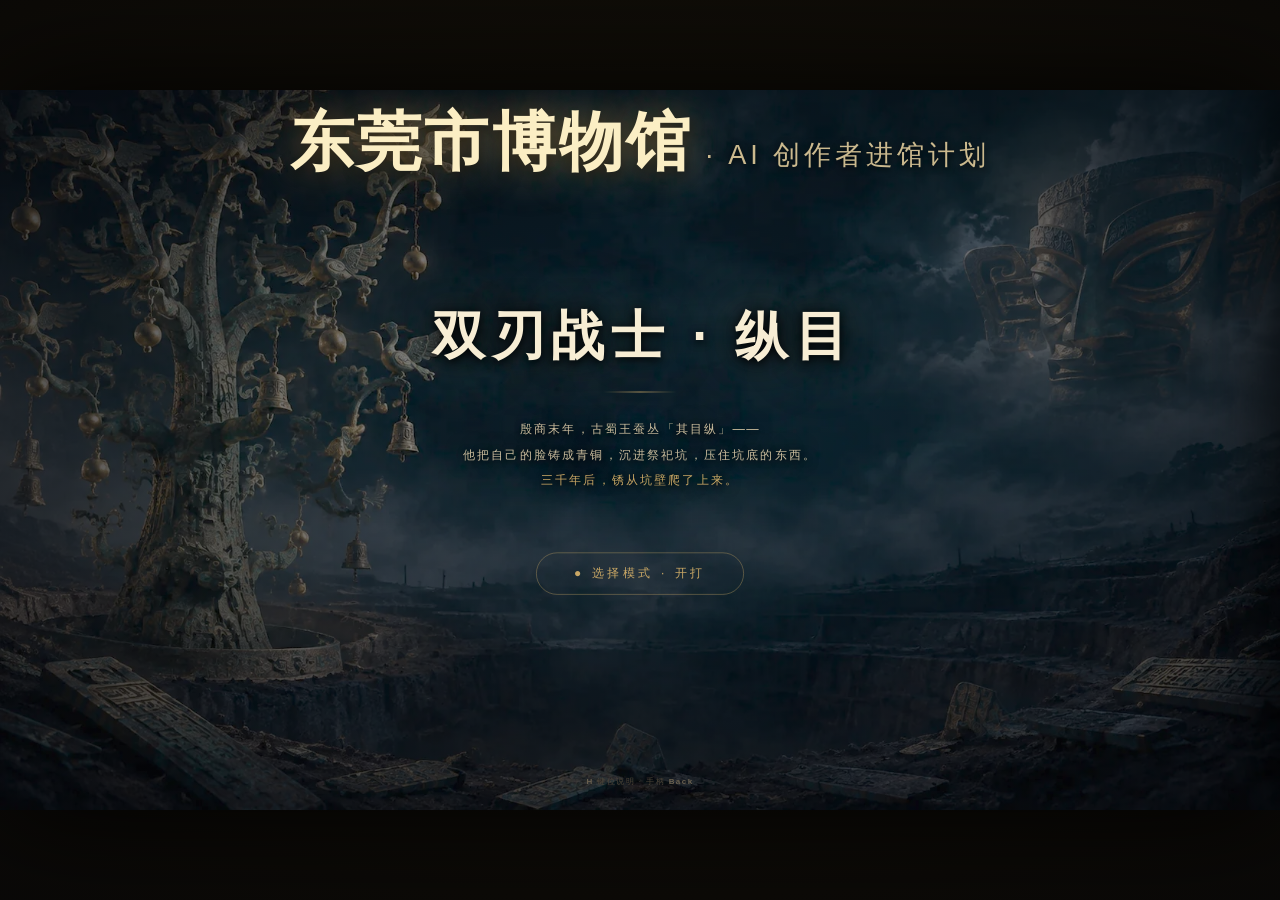
<file: index.html>
<!DOCTYPE html>
<html lang="zh-CN">
<head>
<meta charset="UTF-8">
<!-- maximum-scale=1 / user-scalable=no 是「双击放大」的第一道闸。
     安卓 Chrome、Safari、以及大部分国产浏览器认这两条；不认的那批
     （老 WebView、部分 ROM 浏览器）由 index.html 里的双击守卫兜底 ——
     JS 那一道才是唯一所有内核都吃得下的。 -->
<meta name="viewport" content="width=device-width,initial-scale=1,maximum-scale=1,user-scalable=no,viewport-fit=cover">
<!-- 手机端默认横屏。
     这两条是国产浏览器内核（X5 / UC）专有的私有 meta，标准里没有，
     但微信、QQ、UC、部分国产 ROM 的浏览器**只认它们** ——
     screen.orientation.lock() 在这些内核里不可用，没有这两条就转不过来。
     两者互不冲突：认得的用，不认得当注释。标准浏览器的横屏由
     js/touch.js 的 lockLandscape()（全屏 + orientation.lock）负责。 -->
<meta name="x5-orientation" content="landscape">
<meta name="screen-orientation" content="landscape">
<meta name="x5-fullscreen" content="true">
<meta name="full-screen" content="yes">
<title>双刃战士 · 纵目</title>
<meta name="description" content="三星堆纵目祭司主题横版双人清版动作游戏，零依赖，双击即玩。">
<meta name="theme-color" content="#1a140e">
<link rel="icon" href="assets/icon/favicon.ico?v=20261030a" sizes="any">
<link rel="icon" type="image/png" sizes="32x32" href="assets/icon/icon-32.png?v=20261030a">
<link rel="icon" type="image/png" sizes="16x16" href="assets/icon/icon-16.png?v=20261030a">
<link rel="apple-touch-icon" sizes="180x180" href="assets/icon/apple-touch-icon.png?v=20261030a">
<style>
  *{margin:0;padding:0;box-sizing:border-box}
  html,body{width:100%;height:100%;overflow:hidden;background:#05060a;
    font-family:"Microsoft YaHei","PingFang SC","Source Han Sans SC",sans-serif;
    -webkit-font-smoothing:antialiased;
    /* 长按不许选中文字。无前缀 user-select 在 iOS 15 之前的 Safari 上无效，
       必须并列写 -webkit- 前缀版 —— 手机上跑的多半不是最新 Safari。 */
    -webkit-user-select:none;-moz-user-select:none;user-select:none;
    /* iOS 独有：长按弹「拷贝 / 查询 / 分享」菜单的开关。
       它不认 user-select，是独立的一条，只写 user-select 挡不住。 */
    -webkit-touch-callout:none;
    touch-action:none;-webkit-text-size-adjust:100%;text-size-adjust:100%}
  /* 手机上不显示滚动条，也不许橡皮筋回弹（回弹会把 fixed 层拽出视口） */
  html,body{overscroll-behavior:none;-webkit-overflow-scrolling:auto}
  #wrap{position:fixed;inset:0;display:flex;align-items:center;justify-content:center;
    overflow:hidden;
    /* 画面比例 16:9，手机横屏多半更宽（如 844×390 = 2.16:1），左右一定留白。
       留白用主题底色打底，读起来是「装裱」而不是「黑屏」 */
    background:radial-gradient(130% 96% at 50% 44%,#1a1509 0%,#0c0a07 58%,#05060a 100%);
    /* 长按不许选中、不许弹「复制 / 查找 / 分享」菜单、不许拖拽。
       这三条必须挂在整个 #wrap 上而不是个别文字节点上 —— 手机长按是按在
       「手指底下那一层」上，只要那一层没禁，浏览器就会把整段文字拎起来。
       短片跳过、暂停页、结算页全在这层里，一处漏掉就会在那一页复发。
       -webkit-touch-callout 是 iOS Safari 专有的「长按弹菜单」，它不吃
       user-select，是独立的一条，所以两条都得写。 */
    -webkit-user-select:none;-moz-user-select:none;user-select:none;
    -webkit-touch-callout:none;-webkit-user-drag:none;
    /* 刘海 / 圆角 / home indicator：给画面留出安全区，横屏时左右尤其重要 */
    padding:env(safe-area-inset-top,0px) env(safe-area-inset-right,0px)
            env(safe-area-inset-bottom,0px) env(safe-area-inset-left,0px)}
  /* flex:0 0 auto 是必须的，不是保险 —— flex 项默认 flex-shrink:1，视口比 1600px
     窄时（手机上永远窄）浏览器会把 #stage 的布局盒压到视口宽，而 transform 的
     scale 仍按 1600 算，两者叠乘后画面只剩 43% 宽：中间一条窄带、左右黑屏。
     高度方向不受影响（flex 只缩主轴），所以症状是「高度撑满、宽度腰斩」。 */
  #stage{position:relative;width:1600px;height:900px;flex:0 0 auto;
    transform-origin:center center;
    overflow:hidden;background:#0a0b0e;box-shadow:0 0 140px rgba(0,0,0,.95)}
  canvas{position:absolute;inset:0;width:1600px;height:900px;display:block}
  /* canvas 是位图，放大时会糊。低端安卓上 image-rendering:auto 由浏览器选，
     强制 auto 是为了别让某些 ROM 默认套上 pixelated */
  canvas{image-rendering:auto}
  #hud{position:absolute;inset:0;pointer-events:none}

  /* --- 玩家血条 --- */
  .pbar{position:absolute;top:22px;width:352px;padding:12px 16px 13px;
    /* 生成图打底，渐变垫底：图挂了 CSS 自动退回纯渐变（天然降级，不白框） */
    background-image:url(assets/ui/hud-card.webp),
      linear-gradient(180deg,rgba(18,14,8,.86),rgba(18,14,8,.62));
    background-size:cover,auto;background-position:center,0 0;
    border:1px solid rgba(217,180,94,.42);border-radius:4px;
    box-shadow:0 3px 18px rgba(0,0,0,.55),inset 0 1px 0 rgba(255,232,170,.10)}
  .pbar.p1{left:28px}
  .pbar.p2{right:28px;text-align:right}
  /* 单人模式：玩家二 HUD 整块收起 */
  .solo .pbar.p2{display:none}
  .pbar::before{content:"";position:absolute;left:0;right:0;top:0;height:2px;
    background:linear-gradient(90deg,transparent,rgba(217,180,94,.85),transparent)}
  /* 名字行：头像 + 玩家名，一行排开；P2 镜像时头像靠右 */
  .phead{display:flex;align-items:center;gap:10px;margin-bottom:9px}
  .pbar.p2 .phead{flex-direction:row-reverse}
  /* 角色头像：56px 方块，图挂了就是透明方块（纯 CSS 降级，不白框不占屏眼） */
  .pface{width:56px;height:56px;flex:0 0 auto;border-radius:4px;
    border:1px solid rgba(217,180,94,.34);
    background-image:url(assets/ui/portrait-p1.webp);
    background-size:cover;background-position:center top;
    box-shadow:inset 0 0 10px rgba(0,0,0,.55);
    filter:drop-shadow(0 1px 3px rgba(0,0,0,.7))}
  .pname{font-size:11.5px;letter-spacing:.30em;color:#a89873;flex:1;min-width:0;
    text-shadow:0 1px 3px rgba(0,0,0,.9)}
  .pname em{font-style:normal;color:#f5d98e;font-size:15px;letter-spacing:.12em;
    text-shadow:0 0 14px rgba(245,217,142,.55),0 1px 3px rgba(0,0,0,.95)}
  .hpwrap{display:block}
  /* 连续血条：一整条，不分格 */
  .hpbar{position:relative;width:100%;height:18px;border-radius:3px;overflow:hidden;
    background:linear-gradient(180deg,rgba(0,0,0,.82),rgba(0,0,0,.55));
    border:1px solid rgba(122,96,40,.95);
    box-shadow:inset 0 2px 5px rgba(0,0,0,.9),inset 0 -1px 0 rgba(255,232,170,.07)}
  .hpbar i{display:block;height:100%;width:100%;border-radius:2px;
    background:linear-gradient(180deg,#fff6d0,#e8bd5c 38%,#b8862e 72%,#8a6120);
    box-shadow:0 0 14px rgba(255,214,130,.6),inset 0 1px 0 rgba(255,255,240,.85);
    transition:width .22s cubic-bezier(.22,.9,.3,1),background .2s}
  /* 低血：变红并脉动 */
  .hpbar.low i{background:linear-gradient(180deg,#ffd3c0,#e0603f 40%,#a8301c 78%,#7a1d10);
    box-shadow:0 0 18px rgba(255,90,60,.85),inset 0 1px 0 rgba(255,220,200,.8);
    animation:hplow .7s infinite}
  @keyframes hplow{0%,100%{opacity:1}50%{opacity:.72}}

  /* 武器 + 能量 */
  .wpn{display:flex;align-items:center;gap:12px;margin-top:11px}
  .wpn.right{justify-content:flex-end}
  /* 手持武器立绘：56px 画布，一眼看清手里是什么。
     图没就绪时 display:none，不留空方块（降级到只有名字）。
     position 必须显式 static —— 全局那条 canvas{position:absolute;inset:0}
     是给主画布写的，会把这个 56px 的小画布拽出文档流、压到血条上。 */
  .wico{position:static;display:none;width:56px;height:56px;flex:0 0 auto;order:-1;
    background:radial-gradient(circle at 50% 52%,rgba(217,180,94,.13),rgba(217,180,94,0) 72%);
    border:1px solid rgba(217,180,94,.34);border-radius:4px;
    box-shadow:inset 0 0 14px rgba(0,0,0,.5);
    filter:drop-shadow(0 2px 5px rgba(0,0,0,.8))}
  /* P2 镜像：名字在前、图贴名字右侧，两者一起靠右，不挤动能量条 */
  .wpn.right .wname{order:-1}
  .wpn.right .wico{order:0}
  .wpn .wmeta{display:flex;flex-direction:column;gap:5px;min-width:0}
  .wpn.right .wmeta{align-items:flex-end}
  .wname{font-size:12.5px;letter-spacing:.13em;color:#f0d99c;
    border:1px solid rgba(217,180,94,.55);border-radius:3px;padding:3px 11px;
    background:rgba(217,180,94,.14);text-shadow:0 1px 3px rgba(0,0,0,.9);
    box-shadow:inset 0 1px 0 rgba(255,240,190,.18)}
  /* 耐久 / 弹数：跟在武器名后面的一行细字，碎了能立刻看见 */
  .wdura{font-size:10px;letter-spacing:.1em;color:#98896c}
  .wdura b{font-weight:600;color:#d8c48c}
  .wenergy{display:block;width:126px;height:7px;border-radius:999px;
    background:rgba(0,0,0,.75);border:1px solid rgba(122,96,40,.9);overflow:hidden;
    box-shadow:inset 0 1px 3px rgba(0,0,0,.9)}
  .wenergy i{display:block;height:100%;width:0%;border-radius:999px;
    background:linear-gradient(90deg,#7a5a1e,#e8c26a,#fff0bc);transition:width .16s}
  .wenergy.full i{background:linear-gradient(90deg,#ffe9a8,#fff8e0);box-shadow:0 0 14px rgba(255,240,190,1)}
  .wenergy.full{animation:epp 0.9s infinite}
  @keyframes epp{0%,100%{box-shadow:inset 0 1px 3px rgba(0,0,0,.9)}
    50%{box-shadow:0 0 18px rgba(255,235,170,.95)}}

  /* --- 中央信息 --- */
  #center{position:absolute;left:50%;top:22px;transform:translateX(-50%);text-align:center;
    padding:6px 22px;border-radius:3px;
    background:linear-gradient(180deg,rgba(18,14,8,.78),rgba(18,14,8,.42))}
  #combo{font-size:17px;letter-spacing:.18em;color:#ffe9b0;height:24px;
    text-shadow:0 0 20px rgba(255,220,140,1),0 2px 4px rgba(0,0,0,.95);font-weight:700}
  #wave{font-size:11.5px;letter-spacing:.32em;color:#c4b087;margin-top:3px;
    text-shadow:0 1px 3px rgba(0,0,0,.95)}

  /* --- 底部提示 --- */
  #keys{position:absolute;left:28px;bottom:22px;font-size:14px;letter-spacing:.05em;
    color:#b6a883;line-height:2.1;padding:12px 18px;border-radius:3px;
    background:rgba(14,11,7,.66);border:1px solid rgba(217,180,94,.22);
    text-shadow:0 1px 3px rgba(0,0,0,.95)}
  #keys b{color:#f0d99c;font-weight:600}
  /* 底部提示只显示当前输入设备那一套：键盘图 / 手柄图互斥。
     body 上的 dev-pad / dev-kbd 由 js/guide.js 按「谁在动」切换，
     文案本身也由它注入 —— 按键叫什么只有一份数据。 */
  body.dev-pad #keys{background:rgba(11,16,10,.72);border-color:rgba(158,222,132,.24)}
  /* 触屏上把底部这两行提示收起来：虚拟按键本身就摆在屏幕底角，
     这两行字会被按键压住、糊成一团（实测手机上「左半屏 ◀ ▶ 走」正好压在 ◀ ▶ 上面）。
     触屏玩家要看完整键位有顶栏那个 ? —— 键位说明的入口没丢。 */
  body.dev-touch #keys,
  body.dev-touch #pad{display:none}
  body.dev-pad #keys b{color:#9ede84}
  #pad{position:absolute;right:28px;bottom:22px;font-size:14px;letter-spacing:.06em;
    color:#b6a883;text-align:right;line-height:2.1;padding:12px 18px;border-radius:3px;
    background:rgba(14,11,7,.66);border:1px solid rgba(217,180,94,.22);
    text-shadow:0 1px 3px rgba(0,0,0,.95)}
  #pad b{color:#9ede84;font-weight:600}

  /* 暂停时收起底部两行提示：它们本来就该在暂停页里看 */
  body.is-paused #keys,body.is-paused #pad{display:none}

  /* --- 暂停页 ---
     背景留 0.80 不透明度，冻住的世界还看得见 —— 暂停不是「离开游戏」，
     是「站在原地喘一口」。所有内容压在一条中轴上，竖排，不横向撑满。 */
  .ov.pause{background:radial-gradient(ellipse 70% 66% at 50% 44%,rgba(9,11,14,.80),rgba(5,6,10,.94) 100%)}
  .pz-head{margin-bottom:26px}
  .pz-head .eb{margin-bottom:14px}
  .pz-guide{width:min(1080px,92%);display:flex;justify-content:center}
  .pz-acts{display:flex;gap:16px;margin-top:30px}
  .pz-act{display:flex;align-items:center;gap:8px;padding:11px 18px;border-radius:4px;
    border:1px solid rgba(201,167,101,.34);background:rgba(201,167,101,.06);
    cursor:pointer;transition:.18s}
  /* 触屏上把暂停页三个按钮放大到能按准的尺寸（44px 是规范下限）。
     #stage 被 scale(0.43) 缩过，1600 逻辑像素里的 44px 到屏幕只剩 19px ——
     所以这里给的是「逻辑像素 100px 高」，缩完约 43px，刚好够。 */
  body.dev-touch .pz-act{padding:26px 34px;gap:14px;border-width:2px}
  body.dev-touch .pz-act b{font-size:20px;padding:3px 14px}
  body.dev-touch .pz-act span{font-size:22px}
  .pz-act:hover{border-color:#c9a765;background:rgba(201,167,101,.14)}
  .pz-act b{font-weight:600;font-size:11px;color:#f2e2b6;
    border:1px solid rgba(201,167,101,.5);border-radius:3px;padding:1px 7px;
    background:rgba(0,0,0,.4)}
  .pz-act i{font-style:normal;font-size:10px;color:#6c6354}
  .pz-act span{font-size:12.5px;letter-spacing:.12em;color:#c9bb98}
  .pz-act:hover span{color:#f5d98e}

  /* --- 覆盖层 --- */
  .ov{position:absolute;inset:0;display:none;flex-direction:column;align-items:center;
    justify-content:center;text-align:center;z-index:20;
    background:radial-gradient(ellipse 64% 60% at 50% 46%,rgba(16,18,22,.96),#05060a 100%)}
  .ov.on{display:flex;animation:fadeIn .32s ease}
  /* 暂停页在触屏上「点空白处 = 继续」：手机上 Esc 与 Start 都不存在，
     而三个按钮在小屏上仍嫌小。给整层挂指针事件，配合 updatePaused 里
     的 Touch.takeTap 那条腿。按钮自己 stopPropagation，不会误触。
     其它覆盖层不挂 —— 标题页 / 结算页上的空白处不该当确认。 */
  body.dev-touch .ov.pause.on{pointer-events:auto}
  @keyframes fadeIn{from{opacity:0}to{opacity:1}}

  /* --- 开场短片覆盖层 ---
     视频按 1600×900 逻辑分辨率铺满整个 stage（与 #stage 的缩放一起走，
     不需要额外适配）。黑色底 + 视频居中，四周可能出现的黑边不明显。 */
  .ov.intro{background:#05060a;z-index:40;justify-content:center}
  #introVideo{position:absolute;inset:0;width:100%;height:100%;object-fit:contain;
    background:#05060a;
    /* 视频本体不吃指针：长按落在视频上时，安卓 Chrome 会把 <video>
       当媒体元素处理（弹「下载视频 / 画中画」，iOS 更会弹 callout 气泡）。
       跳过区整屏盖在上面，事件本来也该由它接 —— 这条只是把视频这一层
       彻底摘出交互树，双保险。 */
    pointer-events:none;
    -webkit-user-select:none;user-select:none;-webkit-touch-callout:none}
  /* 长按跳过的进度环：贴右下角，避开视频自带的字幕（字幕在底部居中）。
     右下角是画面里最少放字的位置，也不挡主要构图。 */
  .iskip{position:absolute;right:38px;bottom:34px;
    display:flex;align-items:center;gap:12px;padding:10px 20px 10px 14px;border-radius:999px;
    background:rgba(6,7,10,.82);border:1px solid rgba(201,167,101,.42);
    box-shadow:0 2px 14px rgba(0,0,0,.6);opacity:.9;transition:opacity .2s,border-color .2s}
  .iskip .ring{width:30px;height:30px;border-radius:50%;flex:0 0 auto;
    background:conic-gradient(#f5d98e var(--p,0%),rgba(240,217,156,.16) 0);
    -webkit-mask:radial-gradient(circle,transparent 10px,#000 11px);
    mask:radial-gradient(circle,transparent 10px,#000 11px)}
  .iskip .txt{font-size:13px;letter-spacing:.16em;color:#e4d6b4;white-space:nowrap}
  .iskip .key{color:#f5d98e;font-weight:700}
  /* 按下后整块提亮，给「真的收到了」的反馈 */
  .iskip.holding{opacity:1;border-color:rgba(245,217,142,.86);
    box-shadow:0 0 22px rgba(245,217,142,.36),0 2px 14px rgba(0,0,0,.6)}
  .eb{font-size:11.5px;letter-spacing:.5em;color:#8a7a5c;margin-bottom:24px}
  /* 主办方署名：不是一行小字，是一块「机构铭牌」。
     机构名单独一行放大提亮（16px 暖金 + 外发光），副标题压到 10.5px 退后，
     一眼能读出「谁主办」而不是当成正文。 */
  /* 主办方署名：页面顶端一行，无卡片无边框。
     锁排：机构名 52px 独占视觉，计划名 24px 同行退后 —— 仍是单行，
     但「东莞市博物馆」比整行同字号大得多（同字号时 36px 已吃掉 1467/1600，
     再大就溢出，只能靠拆权重把机构名做大）。 */
  .ov-host{position:absolute;top:22px;left:0;right:0;text-align:center;
    white-space:nowrap;line-height:1.1}
  .ov-host b{font-size:80px;font-weight:600;letter-spacing:.05em;
    color:#fbeec4;
    text-shadow:0 0 52px rgba(201,167,101,.6),0 4px 16px rgba(0,0,0,.95)}
  .ov-host span{font-size:34px;font-weight:400;letter-spacing:.14em;margin-left:.45em;
    color:#cbb98e;text-shadow:0 2px 9px rgba(0,0,0,.9)}
  .tt{font-size:66px;letter-spacing:.13em;color:#f7edd4;font-weight:700;text-indent:.13em;
    line-height:1.18;
    text-shadow:0 2px 10px rgba(0,0,0,.95),0 0 34px rgba(0,0,0,.85),0 0 90px rgba(201,167,101,.30)}
  .tt.sm{font-size:46px}
  .rl{width:92px;height:1px;margin:30px 0;
    background:linear-gradient(90deg,transparent,#c9a765,transparent)}
  /* 正文压在全屏图上：颜色比原来亮一档，靠实阴影托住，不靠压暗背景 */
  .sb{font-size:15.5px;letter-spacing:.11em;color:#cbbd9e;line-height:2.05;
    text-shadow:0 2px 8px rgba(0,0,0,.95),0 0 24px rgba(0,0,0,.8)}
  .go{margin-top:42px;font-size:15px;letter-spacing:.3em;color:#c9a765;
    border:1px solid rgba(201,167,101,.45);border-radius:999px;padding:16px 46px;
    cursor:pointer;transition:.2s}
  /* 触屏：结算页那个「重来 / 再打一遍」是手机上唯一的出口，必须按得准。
     逻辑像素放大到 110px 高，缩完约 47px。 */
  body.dev-touch .go{padding:34px 64px;font-size:26px;letter-spacing:.22em;
    margin-top:52px;border-width:2px}
  .go:hover{background:rgba(201,167,101,.13);border-color:#c9a765;color:#f5e8c8}
  .blink{animation:blink 1.6s infinite}
  @keyframes blink{0%,100%{opacity:1}50%{opacity:.2}}

  /* --- 素材载入进度（只在标题页） ---
     标题页一进来就有一条细线在走，走满才放行开打。
     为什么要它：素材是 41 个键 / 40 条路径的 Image 并发加载，慢网下玩家比图快 ——
     一按键就进模式选择，开打那一刻背景 / 角色 / 道具还在路上，
     画面上会先出一批纯代码降级的色块，读起来很糙。
     进度条本身不阻塞渲染，纯 DOM，缺图也算落地（见 assets.js 的 onProgress）。 */
  .load-line{
    margin-top:26px;width:250px;
    display:flex;flex-direction:column;align-items:center;gap:11px;
    opacity:1;transition:opacity .5s ease;
  }
  .load-line.done{opacity:0}
  .load-track{
    position:relative;display:block;width:100%;height:2px;
    background:rgba(201,167,101,.26);overflow:hidden;
  }
  .load-track i{
    position:absolute;left:0;top:0;bottom:0;width:0;display:block;
    background:#e0be79;
    box-shadow:0 0 10px rgba(224,190,121,.75);
    transition:width .18s linear;
  }
  .load-num{
    font-size:11px;letter-spacing:.2em;color:#a4967a;
    text-shadow:0 1px 8px rgba(0,0,0,.95);
    transition:color .2s ease;
  }
  /* 未就绪时按键：提示闪一下，别让玩家以为没反应 */
  .load-line.is-hot .load-num{color:#f0dcac}
  .load-line.is-hot .load-track{background:rgba(201,167,101,.6)}
  /* 未就绪时按钮**弱化但不隐藏**：藏起来玩家会以为页面坏了；
     留着并压到 0.42，点一下会闪提示（nudgeLoading）。就绪后回到 1。 */
  .ov-title .go{opacity:.42;transition:opacity .45s ease,background .2s ease,border-color .2s ease}
  .ov-title.ready .go{opacity:1}
  .ov-title .go{margin-top:20px}
  body.dev-touch .load-line{width:340px;margin-top:34px}
  body.dev-touch .load-num{font-size:14px;letter-spacing:.18em}

  /* --- 场景化覆盖层：全屏背景图 + scrim 压暗，故事在中央可读 ---
     图挂了 scrim 渐变仍在，页面不白屏（纯 CSS 降级）。 */
  /* scrim 只做「收边 + 保文字可读」，不做压黑：
     中央留 0.34 让画面看得清，边缘收到 0.86 把视线兜回中间。
     曾经的 0.72→0.94 把整张图盖死了（实测图本身亮度只有 25，叠上去等于全黑）。
     文字可读性交给 .tt / .sb 自己的 text-shadow，不靠压暗画面。 */
  .ov-title{
    background-image:
      radial-gradient(ellipse 76% 74% at 50% 46%,rgba(5,6,10,.34),rgba(5,6,10,.86) 100%),
      url(assets/ui/title-scene.webp);
    background-size:cover,cover;background-position:center,center}
  .ov-win{
    background-image:
      radial-gradient(ellipse 78% 76% at 50% 58%,rgba(5,6,10,.30),rgba(5,6,10,.82) 100%),
      url(assets/ui/win-scene.webp);
    background-size:cover,cover;background-position:center,center}
  /* 覆盖层底部极小提示：替代原键位表，只留入口不看内容 */
  .ov-foot{position:absolute;left:0;right:0;bottom:26px;
    font-size:10px;letter-spacing:.18em;color:#4e4638;line-height:2;text-align:center}
  .ov-foot b{color:#6b6150;font-weight:600}
  /* 故事文案里的强调与附注 */
  .warn{color:#c9a765}
  .note{color:#332e24}

  /* 波次横幅 */
  #banner{position:absolute;left:0;right:0;top:50%;transform:translateY(-50%);
    text-align:center;opacity:0;pointer-events:none;z-index:10}
  #banner.show{animation:bann 1.7s ease}
  @keyframes bann{
    0%{opacity:0;transform:translateY(-50%) scale(.92)}
    18%{opacity:1;transform:translateY(-50%) scale(1)}
    76%{opacity:1}
    100%{opacity:0}
  }
  #banner .b1{font-size:58px;letter-spacing:.16em;color:#f7e9c4;font-weight:700;
    text-indent:.16em;text-shadow:0 0 60px rgba(220,180,110,.85),0 6px 0 rgba(0,0,0,.5)}
  #banner .b2{font-size:14px;letter-spacing:.42em;color:#c9a765;margin-top:14px}

  /* 剧情条：每阵开场 2.5 秒，古蜀祭祀口吻的器物独白 */
  #story{position:absolute;left:50%;top:67%;transform:translate(-50%,-50%);
    width:1040px;padding:0 24px;text-align:center;opacity:0;pointer-events:none;z-index:11}
  #story .s1{display:block;font-size:16.5px;line-height:2.2;letter-spacing:.14em;
    color:#dccca6;text-shadow:0 0 26px rgba(0,0,0,.95),0 2px 6px rgba(0,0,0,1)}
  #story.show{animation:storyIn 2.5s ease both}
  @keyframes storyIn{
    0%{opacity:0;transform:translate(-50%,-50%) translateY(16px)}
    16%{opacity:1;transform:translate(-50%,-50%) translateY(0)}
    74%{opacity:1;transform:translate(-50%,-50%) translateY(0)}
    100%{opacity:0;transform:translate(-50%,-50%) translateY(-10px)}
  }
</style>
</head>
<body>
<div id="wrap"><div id="stage">
  <canvas id="cv" width="1600" height="900"></canvas>

  <div id="hud">
    <div class="pbar p1">
      <div class="phead"><div class="pface"></div><div class="pname">玩家一 <em>纵目 · 执</em></div></div>
      <div class="hpwrap" id="hp1"></div>
      <div class="wpn"><canvas class="wico" id="wi1" width="56" height="56"></canvas><span class="wmeta"><span class="wname" id="wp1">短剑</span><span class="wdura" id="wd1"></span></span><span class="wenergy" id="en1"><i></i></span></div>
    </div>
    <div class="pbar p2">
      <div class="phead"><div class="pface"></div><div class="pname"><em>执 · 纵目</em> 玩家二</div></div>
      <div class="hpwrap" id="hp2"></div>
      <div class="wpn right"><canvas class="wico" id="wi2" width="56" height="56"></canvas><span class="wmeta"><span class="wname" id="wp2">短剑</span><span class="wdura" id="wd2"></span></span><span class="wenergy" id="en2"><i></i></span></div>
    </div>
    <div id="center">
      <div id="combo"></div>
      <div id="wave">第 1 阵</div>
    </div>
    <div id="keys"></div>
    <div id="pad"></div>
  </div>

  <div id="banner"><div class="b1" id="b1"></div><div class="b2" id="b2"></div></div>
  <div id="story"><span class="s1" id="s1"></span></div>

  <!-- 标题 -->
  <div class="ov ov-title on" id="ovTitle">
    <div class="ov-host"><b>东莞市博物馆</b><span>· AI 创作者进馆计划</span></div>
    <div class="tt">双刃战士 · 纵目</div>
    <div class="rl"></div>
    <div class="sb">
      殷商末年，古蜀王蚕丛「其目纵」——<br>
      他把自己的脸铸成青铜，沉进祭祀坑，压住坑底的东西。<br>
      <span class="warn">三千年后，锈从坑壁爬了上来。</span>
    </div>
    <div class="load-line" id="loadLine">
      <span class="load-track"><i id="loadBar"></i></span>
      <span class="load-num" id="loadNum">载入素材 0%</span>
    </div>
    <div class="go" id="btnStart"><span class="blink">●</span> 选择模式 · 开打</div>
    <div class="ov-foot"><b>H</b> 键位说明 · 手柄 <b>Back</b></div>
  </div>

  <!-- 过关 -->
  <div class="ov" id="ovClear">
    <div class="eb">这一阵守住了</div>
    <div class="tt sm" id="clearT">锈蚀退了一波</div>
    <div class="rl"></div>
    <div class="sb" id="clearS">锈蚀退了。下一阵，来得更凶。</div>
    <div class="go" id="btnNext">继续 →</div>
  </div>

  <!-- 失败 -->
  <div class="ov" id="ovLose">
    <div class="eb">两人都倒下了</div>
    <div class="tt sm">锈蚀漫过祭祀坑</div>
    <div class="rl"></div>
    <div class="sb">再来一次。刀要连，人要靠。</div>
    <div class="go" id="btnRetry">重来 ↺</div>
  </div>

  <!-- 通关 -->
  <div class="ov ov-win" id="ovWin">
    <div class="eb">器心守住了</div>
    <div class="tt">锈退了，器物重新睡下去</div>
    <div class="rl"></div>
    <div class="sb">
      神树还在，九只鸟还在。<br>
      你放下刀，听见坑底传来一声很轻的回响——<br>
      像是三千年前，有人应了一声。
    </div>
    <div class="go" id="btnAgain">↺ 再打一遍</div>
    <div class="ov-foot">
      青铜人头像 · 商代（距今 3200—3000 年）· 2022 年三星堆八号祭祀坑出土 · 三星堆博物馆藏<br>
      <span class="note">锈蚀、双刃与神树场景为游戏化艺术处理，非考古复原</span>
    </div>
  </div>

  <!-- 暂停：画面冻在背后，覆盖层只压一层暗罩，玩家仍看得见自己在哪 -->
  <div class="ov pause" id="ovPause">
    <div class="pz-head">
      <div class="eb">器物静止</div>
      <div class="tt sm">暂停</div>
    </div>
    <div class="pz-guide" id="pzGuide"></div>
    <div class="pz-acts">
      <div class="pz-act" id="btnResume"><b>Esc</b><i>或</i><b>Start</b><span>继续</span></div>
      <div class="pz-act" id="btnRestart"><b>R</b><i>或</i><b>Y</b><span>重新开始</span></div>
      <div class="pz-act" id="btnPauseHelp"><b>H</b><span>完整键位</span></div>
    </div>
  </div>

  <!-- 开场短片：每次开局（含死亡后重开）播一遍，长按任意「继续键」可跳过。
       muted + playsinline：浏览器只允许静音自动播放，且移动端不许全屏劫持。 -->
  <div class="ov intro" id="ovIntro">
    <video id="introVideo" playsinline muted preload="auto"
           src="assets/video/short_land.mp4"></video>
    <div class="iskip" id="iSkip">
      <div class="ring" id="iRing"></div>
      <div class="txt">长按 <span class="key" id="iSkipKey">空格</span> 跳过</div>
    </div>
  </div>
</div></div>

<!-- 脚本版本号：改了 js/ 或素材就 node tools/bump-version.mjs --note "说明"。
     格式 <YYYYMMDD><字母>，日期段是**改动当天**、跨天从 a 重排；全站四页共用一个令牌。
     口径的唯一 home 在 docs/DEPLOY.md「四、缓存版本号」，这里只留结论与历史。
     为什么必须带：文件名不带 hash，浏览器与 CDN 会长期缓存 js/*.js。
     玩家拿到旧版 touch.js 就会在桌面上看到手机虚拟键（旧版 available()
     把「支持 PointerEvent」当成「有触屏」，鼠标一点就切档），
     而且刷新几次都改不掉 —— 缓存不认文件名。
     这个项目没有构建步骤（禁 npm / CDN，file:// 要能双击跑），
     所以版本号只能落在文本里；但它是纯字符串替换，交给脚本做，别手改。
     当前版本：20261030-a
       a = 版本号改成脚本生成：日期段取**改动当天**、跨天从 a 重排（原来只说得清「+1」，
           于是 10-30 的提交还挂着 20261026 的日期段）。四个页面共用一个令牌，
           由 tools/bump-version.mjs 写盘、`--check` 守漂移。
     上一次：20261026-f
       f = 青铜剑行走朝向：`walk-sword-0..3.webp` 原本画成面朝左（其余 10 把与空手都朝右），
           已水平镜像回来，`WEAPON_CLIP.sword.walk.anchorX` 同步取 `1 - 旧值`
     上一次：20261026-e
       e = 末阵施压 + 旋风斩击退：器心活着就一直补小怪，BOSS 起手/冷却略快、受击僵直略短，
           旋风斩的单次击退从 620 降到 50（原来第一下就把人推出判定圈，后十下全空）
     上一次：20261026-d
       d = 合键位重排 + 透明图标 + 入口收敛；同时修掉 `#31`/`#32` 合并时把
           12 个 script 标签各写了两次的问题（guide.js 双份轮询会重复绑定监听）
     上一次：20261026-c
       c = 两条手机特性合并：逻辑视口按屏幕比例加宽（`W` 变成可变量）+ 虚拟键换青铜盘 / 金线纹样
           并让攻击键跟随手上武器。两条曾各自占 20261026b 与 20261025n，合并后统一顺延；
       n = 手机虚拟键换青铜盘 + 金线纹样，攻击键跟随手上武器；b = 逻辑视口加宽填满横屏；
       m = 合上游 `l`（标题页载入进度 + 素材总览页）+ 本地死键清理：`Assets.load(onProgress)`
           与「同路径只建一个 Image」并存，进度按**路径数**报；
       l = 标题页载入进度（静态图 + 两模块帧图两段合算）；k = 清死键 / 删 atk-*；
       j = BGM 换成 assets/audio/bgm-main.mp3；i = 模式选择页打开即高亮当前项。
     —— 两边曾各自把版本号提到 e，同号两个版本会让缓存分不清，合并后统一顺延；
        这次也撞在一起（本地 k、上游 l），取两者之外的 m。 -->
<script src="js/assets.js?v=20261030a"></script>
<script src="js/anim-data.js?v=20261030a"></script>
<script src="js/background.js?v=20261030a"></script>
<script src="js/char-rig.js?v=20261030a"></script>
<script src="js/enemies-assets.js?v=20261030a"></script>
<script src="js/fx.js?v=20261030a"></script>
<script src="js/guide.js?v=20261030a"></script>
<script src="js/rumble.js?v=20261030a"></script>
<script src="js/touch.js?v=20261030a"></script>
<script src="js/ui-shell.js?v=20261030a"></script>
<script src="js/audio.js?v=20261030a"></script>
<script src="js/intro-video.js?v=20261030a"></script>
<script>
"use strict";
/* =====================================================================
   双刃战士 · 纵目
   横版双人清版动作 · 单文件 · 零依赖 · 离线可运行 · 支持双人手柄
   ===================================================================== */

var BASE_W = 1600, H = 900;
var GROUND = 706;
var WORLD_W = 3400;

/* 逻辑视口宽度 W 是**可变的**：手机横屏比 16:9 宽很多（844×390 = 2.16:1），
   固定 1600 会左右各留一条黑边（实测 17.9% 的屏幕宽度是空的）。
   做法是高度永远 900（所以角色身高、精灵比例、所有判定距离一个像素都不变），
   只把宽度按实际比例加宽 —— 等于「多看到一段关卡」，不是拉伸也不是裁切。
   MAX_W 是上限：21:9 的手机（2.33:1）需要 2100，再宽就只是把背景放大。
   桌面保持 1600 不变，见 isTouchUI()。 */
var MAX_W = 2100;
var W = BASE_W;

/* 关卡节奏：喘息秒数、同屏敌人上限、交互半径。都是判定数字，与美术无关。 */
var BREATHER = 3.0;             /* 每阵之间的喘息，玩家可以走动、开箱、回气 */
var MAX_ALIVE = 7;              /* 同屏存活上限：刷怪排队，波次因此被拉长 */
var INTERACT_R = { x: 80, y: 150 };   /* 宝箱 / 机关的开箱判定半径 */

/* BOSS 的手感参数。杂兵的对应数字散在 updateEnemy 里，BOSS 这几个单独拎出来，
   是因为它们要一起读：起手略长、收招更快、挨打后爬起更快 —— 合起来是「一直在逼」。
   ⚠️ 绘制层（画长矛起手角度）也读 BOSS_WINDUP，改这里就够，别在 draw 里另写一份。 */
var BOSS_WINDUP   = 0.50;             /* 起手（杂兵 0.34）：玩家仍有预警窗口 */
var BOSS_CD_AFTER = [0.35, 1.00];     /* 收招后到下一次起手（杂兵 0.50~1.30） */
var BOSS_CD_HURT  = [0.20, 0.55];     /* 受击僵直结束后到下一次起手（杂兵 0.25~0.70） */
var BOSS_STUN     = 0.17;             /* 受击僵直本身（杂兵 0.22）：白打的时间更短 */
/* 末阵：器心没死就一直叫小怪。间隔是「两只之间」的秒数，同屏仍受 MAX_ALIVE 管。 */
var BOSS_REINFORCE = [3.0, 4.5];

/* 旋风斩的击退。默认档（big = 620）是给单次挥砍用的 —— 一下把人打飞很爽；
   但旋风斩每 0.13 秒扫一次、共 11 轮，620 的累计漂移实测 493px，
   **第一下就把人推出 200 的判定圈**，后十下全空，1.5 秒无敌换不到伤害。
   这里走自己的小值：单次 ≈3.7px、11 轮累计 ≈40px。
   按 updateEnemy 的 hurt 分支（e.vx *= (1-9*dt)，位移积分下来是 vx/9）复算过：
   kb=50 时起始距离 92 / 120 / 150 三种情况扫完全程都还在 200 圈内；
   kb=90 只覆盖到 120，150 之外会滑出去（这条是选 50 而不是 90 的依据）。 */
var WHIRL_KB = 50;

/* 地上东西的寿命（秒）。没人捡就消失，防止场上杂物越积越多、画面变脏。 */
var DROP_LIFE = 30;             /* 掉落武器：比消耗品活得久（约 2.5 倍），单手一把下换手成本高，捡得从容 */
var RESIDUE_LIFE = 12;          /* 投掷物残片 */
var PICKUP_LIFE = 12;           /* 宝箱碎片（海贝 / 玉器）：消耗品短命，保持画面干净 */

var cv = document.getElementById("cv");
var ctx = cv.getContext("2d");
var $stage = document.getElementById("stage");

/* ---------------- 画面缩放 ----------------
   桌面：等比缩到视口里，四周留黑边（16:9 的显示器基本刚好铺满）。

   手机：这里有三件事桌面不用管 ——
   ① 地址栏收起 / 展开会改 innerHeight，用 visualViewport 才是真可见区；
      直接用 innerHeight 会在地址栏收起时算出过大的 scale，画面下缘被切掉。
   ② 横屏时刘海在左右，安全区要扣掉，否则血条压在刘海里。
   ③ 竖屏时 1600×900 会被压成一条窄带（scale ≈ 0.24），角色只有 43px 高，
      根本看不清 —— 这种情况由 js/touch.js 的「请横过来」整屏提示接管，
      这里仍然照常缩放，保证即使玩家不转屏也能看到画面（而不是白屏）。

   缩放用 transform 而不是改 canvas 的 width/height：canvas 内部分辨率必须
   与逻辑分辨率一致，所有绘制坐标、碰撞盒、判定半径都是以它为单位写的。
   改内部分辨率等于把整个游戏的坐标系缩掉，那是重写，不是适配。

   ④ **加宽逻辑视口（手机专属）**：见上面的 MAX_W 注释。宽度 W 只在触屏设备上
      按实际比例加宽，且量化到 8px 一档 —— 地址栏收展会高频触发 fit()，
      每改一次 W 都要重设 canvas.width（会清空画布），逐像素抖动会闪。
      8 个逻辑像素在手机上约 3.4 个物理像素，肉眼看不出来。 */
var fitScale = 1;

/* 是不是「手机/平板」这一档 —— 只看触摸硬件，不看 PointerEvent
   （桌面浏览器全都支持 PointerEvent，拿它当判据会让鼠标点一下就变手机版）。
   与 js/touch.js 的 available() 同口径，优先读它，读不到再自己判。 */
function isTouchUI(){
  try{
    if(window.Touch && typeof Touch.available === "function") return !!Touch.available();
  }catch(e){ /* 忽略：退回硬件判据 */ }
  return (navigator.maxTouchPoints > 0) || ("ontouchstart" in window);
}

/* 把逻辑宽度落到 #stage 与 canvas 上。
   ⚠️ 重设 cv.width 会清空画布并把 ctx 的样式（fillStyle / lineWidth / 变换）
   全部复位 —— 所以只在 W 真的变了才调，别每帧调。下一帧整套重画，视觉无感。 */
function applyLogicalWidth(w){
  $stage.style.width = w + "px";
  cv.width = w;
  cv.style.width = w + "px";
}

/* 按视口比例算逻辑宽度。桌面与 4:3 平板返回 1600（不等于「加宽」就不动）。 */
function logicalWidthFor(availW, availH){
  if(!isTouchUI()) return BASE_W;
  var want = H * (availW / availH);
  if(!(want > BASE_W)) return BASE_W;           // 比 16:9 窄（iPad 4:3）：不加宽
  if(want > MAX_W) want = MAX_W;
  return Math.round(want / 8) * 8;              // 量化，避免地址栏收展时反复清画布
}

function fit(){
  var vw, vh;
  var vv = window.visualViewport;
  if(vv && vv.width > 0 && vv.height > 0){
    /* visualViewport 是 CSS 像素的可见区，已经排除了地址栏与软键盘 */
    vw = vv.width; vh = vv.height;
  } else {
    vw = window.innerWidth; vh = window.innerHeight;
  }
  /* 安全区：用 getComputedStyle 读 #wrap 的 padding（CSS 里已按 env() 设好）。
     读不到就当 0 —— 老浏览器没有 env()，本来也没有刘海。 */
  var padL = 0, padR = 0, padT = 0, padB = 0;
  try{
    var cs = window.getComputedStyle($stage.parentNode || document.body);
    padL = parseFloat(cs.paddingLeft) || 0;
    padR = parseFloat(cs.paddingRight) || 0;
    padT = parseFloat(cs.paddingTop) || 0;
    padB = parseFloat(cs.paddingBottom) || 0;
  }catch(e){ /* 忽略：按 0 处理 */ }

  var availW = Math.max(1, vw - padL - padR);
  var availH = Math.max(1, vh - padT - padB);

  /* 先定逻辑宽度，再算缩放 —— 顺序不能反：s 的分母就是 W */
  var logiW = logicalWidthFor(availW, availH);
  if(logiW !== W){
    W = logiW;
    applyLogicalWidth(W);
  }

  var s = Math.min(availW / W, availH / H);
  /* 兜底：视口还没量出来（0 或极小）时给一个安全值，别把画面缩成看不见的点 */
  if(!(s > 0.01) || !isFinite(s)) s = 0.3;
  fitScale = s;

  /* translateZ(0) 把 #stage 提到独立合成层：手机上这一条能省掉每帧的
     重排（1600×900 的图层重排在中端机上是 5~10ms，够掉一半帧）。 */
  $stage.style.transform = "scale(" + s + ") translateZ(0)";

  /* 触屏按键的尺寸与位置也跟着重算（它走视口坐标，不跟 #stage 缩放） */
  if(window.Touch && Touch.tick) Touch.tick();
}
window.addEventListener("resize", fit);
window.addEventListener("orientationchange", function(){ setTimeout(fit, 80); });
/* 地址栏收展、软键盘弹出都只改 visualViewport，不触发 window.resize */
if(window.visualViewport){
  window.visualViewport.addEventListener("resize", fit);
  window.visualViewport.addEventListener("scroll", fit);
}
fit();

/* ---------------- 音效 ----------------
   发声本体在 js/audio.js（window.SND）：总线路由 + 压缩器 + 复音节流
   + 材质配方 + 程序化 BGM。这里的函数只是转发壳，所以全文件几十个调用点
   一个字都不用改；js/audio.js 缺席时自动退回老的单振荡器实现。

   打击音的材质跟着手上的刀走：startSwing 把武器 key 交给 recentSwing，
   hitEnemy / explodeProjectile 再把它传给 SND，玉、骨、青铜、锤才各有音色。 */
var S = window.SND || null;
var AC = null;

function ac(){
  if(S){ return S.ctx(); }
  if(!AC){ try{ AC = new (window.AudioContext||window.webkitAudioContext)(); }catch(e){ AC=null; } }
  if(AC && AC.state==="suspended") AC.resume();
  return AC;
}

/* ---- 降级：js/audio.js 未加载时的老实现，保证不静音 ----
   老实现没有总线与压缩器，直连 destination，所以要自己补上主增益的量：
   正常路径是 master 1.25 × sfx 1.0，这里乘 1.25 对齐响度。 */
var OLD_GAIN = 1.25;
function _toneOld(f, dur, type, gain, to){
  var a = ac(); if(!a) return;
  var o = a.createOscillator(), g = a.createGain();
  o.type = type||"sine";
  o.frequency.setValueAtTime(f, a.currentTime);
  if(to) o.frequency.exponentialRampToValueAtTime(to, a.currentTime+dur);
  g.gain.setValueAtTime(0.0001, a.currentTime);
  g.gain.exponentialRampToValueAtTime((gain||0.08)*OLD_GAIN, a.currentTime+0.008);
  g.gain.exponentialRampToValueAtTime(0.0001, a.currentTime+dur);
  o.connect(g); g.connect(a.destination);
  o.start(); o.stop(a.currentTime+dur+0.02);
}
function _noiseOld(dur, gain, hp){
  var a = ac(); if(!a) return;
  var n = Math.floor(a.sampleRate*dur), buf = a.createBuffer(1,n,a.sampleRate);
  var d = buf.getChannelData(0);
  for(var i=0;i<n;i++){ var t=i/n; d[i] = (Math.random()*2-1)*(1-t)*(1-t); }
  var s = a.createBufferSource(); s.buffer = buf;
  var f = a.createBiquadFilter(); f.type="highpass"; f.frequency.value = hp||800;
  var g = a.createGain(); g.gain.value = (gain||0.1)*OLD_GAIN;
  s.connect(f); f.connect(g); g.connect(a.destination); s.start();
}

/* 通用转发：散落在全文件里的 tone() / noise() 一并吃到总线与限幅 */
function tone(f, dur, type, gain, to){
  if(S){ S.tone(f, dur, type, gain, to); return; }
  _toneOld(f, dur, type, gain, to);
}
function noise(dur, gain, hp){
  if(S){ S.noise(dur, gain, hp); return; }
  _noiseOld(dur, gain, hp);
}

var recentSwing = "jade";          /* 本次挥砍的材质，空手起步 */
/* 本次挥砍的武器 key：打击火花与刀光都按它选素材（音效仍走材质）。
   与 recentSwing 分开记 —— 音效只认六种材质配方，画面要认到具体那把刀。 */
var recentSwingKey = "short";
function sfxSwing(key){
  if(key) recentSwingKey = key;
  if(key && S){ recentSwing = S.setMaterial(key); }
  if(S){ S.swing(); return; }
  _noiseOld(0.11, 0.11, 2200);
}
/* mat 省略时用 recentSwing，刀砍下去的声音跟着手上那把刀走 */
function sfxHit(mat, big, weak){
  if(S){ S.hit({ mat: mat || recentSwing, big: !!big, weak: !!weak }); return; }
  _toneOld(190,0.10,"square",0.06,110); _noiseOld(0.07,0.09,600);
}
function sfxCrit(){
  if(S){ S.hit({ mat: recentSwing, big: true }); return; }
  _toneOld(120,0.22,"sawtooth",0.09,55); _noiseOld(0.14,0.12,400);
}
function sfxJump(){
  if(S){ S.jump(); return; }
  _toneOld(430,0.08,"sine",0.04,640);
}
function sfxHurt(){
  if(S){ S.hurt(); return; }
  _toneOld(150,0.24,"sawtooth",0.08,68);
}
function sfxDie(){
  if(S){ S.die(); return; }
  _toneOld(200,0.3,"triangle",0.06,60); _noiseOld(0.2,0.07,300);
}
function sfxWave(){
  if(S){ S.wave(); return; }
  [392,523,659].forEach(function(f,i){ setTimeout(function(){ tone(f,.4,"sine",.05); }, i*110); });
}
function sfxWin(){
  if(S){ S.win(); return; }
  [523,659,784,1047,1319].forEach(function(f,i){ setTimeout(function(){ tone(f,.6,"sine",.055); }, i*150); });
}
function sfxLose(){
  if(S){ S.lose(); return; }
  [330,262,208,165].forEach(function(f,i){ setTimeout(function(){ tone(f,.5,"triangle",.06); }, i*180); });
}

/* ---------------- 工具 ---------------- */
function clamp(v,a,b){ return v<a?a:(v>b?b:v); }
function lerp(a,b,t){ return a+(b-a)*t; }
function rnd(a,b){ return a+Math.random()*(b-a); }
function rectHit(a,b){
  return a.x < b.x+b.w && a.x+a.w > b.x && a.y < b.y+b.h && a.y+a.h > b.y;
}
/* 素材就绪判定（廉价，只读缓存字段）：加载中 / 加载失败都算「没图」，走纯代码降级 */
function imgReady(name){
  var img = window.IMG && window.IMG[name];
  if(!img) return false;
  if(img.complete === false) return false;
  if(typeof img.naturalWidth === "number" && img.naturalWidth <= 0) return false;
  return true;
}

/* ---------------- 输入 ---------------- */
var KEYS = {};
window.addEventListener("keydown", function(e){
  /* 带修饰键的组合一律不接管：Ctrl+R 是浏览器刷新、Cmd+R 是重载、
     Alt+← 是后退 —— 这些键在游戏里都绑了东西（R 重开），不挡就会出现
     「按 Ctrl+R 想刷新，结果先重开一局再刷新」。js/audio.js 的 M 键
     早就查了修饰键，这里是同一个口径。 */
  if(e.ctrlKey || e.metaKey || e.altKey) return;
  if(["ArrowUp","ArrowDown","ArrowLeft","ArrowRight"," "].indexOf(e.key)>=0) e.preventDefault();
  /* 数字键盘必须按 code 再拦一次：NumLock 关掉时 Numpad7/9/1/3 会退化成
     Home/PgUp/End/PgDn，e.key 变成导航键，页面会跟着滚。玩家二的五个动作键
     全在小键盘上，所以这里不看 NumLock 状态、一律拦。
     判定一律走 e.code（物理位置），NumLock 开着关着都是同一颗键。 */
  if(/^Numpad/.test(e.code)) e.preventDefault();
  if(!KEYS[e.code]) KEYS[e.code+"_p"] = true;
  KEYS[e.code] = true;
  ac();

  /* 开场短片期间：只认「继续键」，其它一律吞掉。
     这里不做边沿触发 —— 长按跳过的计时在 introTick() 里推进，
     这里只负责「键现在是按下的」，并且把「其它键」挡在游戏逻辑之外。 */
  if(G.intro){
    if(INTRO_KEYS.indexOf(e.code) >= 0){
      e.preventDefault();
      if(!introKeyDownAt) introKeyDownAt = performance.now() || Date.now();
    }
    return;
  }

  /* H / Esc / M 归别人的监听器（按键说明、暂停、静音），不能顺手把结算页顶掉 */
  var uiOwned = (e.code === "KeyH" || e.code === "Escape" || e.code === "KeyM");

  /* Esc 归暂停。说明抽屉开着时那一下由 ui-shell 在捕获阶段吃掉
     （它会 stopPropagation），所以这里只看 defaultPrevented；
     isKeyHelpOpen 是第二道保险，防止将来监听顺序被改动。 */
  if(e.code === "Escape"){
    if(e.defaultPrevented) return;
    if(window.UIShell && window.UIShell.isKeyHelpOpen && UIShell.isKeyHelpOpen()) return;
    if(G.phase === "play"){ togglePause(); return; }
  }

  if(G.phase==="title") openModeSelect();      /* 标题阶段：改开模式选择页，不再直接开打 */
  /* 结算页：**不在这里直接 restartAll()**。
     玩家最后一刀还按在 F / D 上时，失败页淡入的同一帧就会被顶掉 ——
     「两人都倒下了」根本没看清。手柄那边早就有两道闸（先见到全松开 + 停留
     CONFIRM_ARM 秒），键盘这条腿以前一道都没有。现在只置请求标记，
     由 update() 的结算分支统一走闸（见 kbConfirmEdge）。 */
  else if(!uiOwned && (G.phase==="win" || G.phase==="lose")) KEYS.__confirmReq = true;
});
window.addEventListener("keyup", function(e){
  KEYS[e.code] = false;
  /* 松手立刻清长按基准：留着会让「按一下 → 松开 → 再按」变成连按累积 */
  if(INTRO_KEYS.indexOf(e.code) >= 0){
    var still = false;
    for(var i=0;i<INTRO_KEYS.length;i++){
      if(KEYS[INTRO_KEYS[i]]){ still = true; break; }
    }
    if(!still) introKeyDownAt = 0;
  }
});
/* 失焦 / 切标签页：键位状态全清，否则会一直以为玩家按着跳过键 */
/* 失焦 / 切标签页 / 锁屏：按键状态必须全清。
   不清的话，按住 D 切窗口再回来，角色会自己一直往右走 ——
   因为 keyup 事件在窗口失焦时根本收不到，KEYS["KeyD"] 永远是 true。
   这条注释以前就写着「全清」，但实际只清了短片那三个变量。 */
window.addEventListener("blur", function(){
  introKeyDownAt = 0;
  introHoldT = 0;
  introSetHoldUI(false, 0);
  /* 所有键位状态 + 所有「按下瞬间」标记 */
  for(var k in KEYS){ KEYS[k] = false; }
  /* 手柄的按下沿也要清：失焦期间 padPrev 里留着的 true 会让回来后的
     第一帧就冒出一个假边沿（比如当场挥一刀）。 */
  stopPadEdge();
  /* 触屏的手指状态同理（pointerup 在切 App 时也会丢） */
  if(window.Touch && Touch.clearAll) Touch.clearAll();
  /* 回来后的短暂沉默：与解冻暂停同一条闸，避免「按 Alt+Tab 回来顺手砍一刀」 */
  if(typeof G !== "undefined" && G.phase === "play") G.resumeGrace = 0.18;
});

/* 长按不许选中文字、不许弹菜单。
   CSS 的 user-select / -webkit-touch-callout 只是「请求」浏览器别这么做，
   安卓上的长按菜单与部分 ROM 的选区手柄根本不吃这两条 —— 只有把
   contextmenu（长按弹菜单）、selectstart（开始选文字）、dragstart
   （长按后拖出图片 / 视频）三个事件的默认行为掐掉才是硬的。

   为什么全站一律禁止而不是只在短片那层禁：游戏里没有任何一处需要
   选中或复制文字，而「需要」的那一页永远在下一版冒出来。只在某一层禁，
   漏掉的那一层就会复发同一个 bug（暂停页的键位说明是最可能的那一层）。 */
["contextmenu","selectstart","dragstart"].forEach(function(ev){
  window.addEventListener(ev, function(e){
    /* 说明抽屉 / 版本号这类「可能想复制」的地方目前也没有，统一吞掉。
       真要放开某一块，在那块自己 stopPropagation 就行。 */
    e.preventDefault();
  }, { capture: true, passive: false });
});

/* ---------------- 双击放大 / 双指缩放：掐掉 ----------------
   为什么光靠 CSS 和 meta 不够：
     `touch-action:none` 与 `user-scalable=no` 是**建议**，安卓 Chrome 与
     Safari 认，但老 WebView、部分国产 ROM 浏览器、以及一些定制内核不认 ——
     玩家报告「双击会放大」就是这批。只有 JS 层的 preventDefault 是所有内核
     都吃得下的那一道。

   为什么只掐「第二次落下的抬手」而不是无脑掐 touchstart：
     一局里同时两根手指是**正常玩法**（双人同屏、单人两只拇指同时按方向与
     刀）。在 touchstart 上 preventDefault 会连带把 pointerdown 一起吞掉，
     虚拟键当场失灵。所以这里只认「单指、短时间内、同一位置附近」的第二次
     抬手，多指一律放过：
       · 第一条手指照常走完整链路（含 click 合成），按钮不受影响；
       · 第二次抬手才 preventDefault —— 顺手也吞掉它合成的那一下 click，
         免得一个双击把按钮激活两次。

   另外两条是老 Safari 的独立通道，与上面互不覆盖：
     gesturestart / gesturechange —— iOS 上「整页」双指缩放走的是这三个事件，
       不吃 touch-action；它们只在特意捏合时触发，不干扰对局，吞掉无副作用。
     dblclick —— 桌面触控板 / 鼠标双击，吞掉可以避免顺带选中一片文字。 */
(function(){
  var DBL_MS = 320;        /* 两次落下的最大间隔；浏览器自己的判定约 300ms */
  var DBL_PX = 30;         /* 两次落点允许的漂移，太严会让「手抖的双击」漏过 */
  var lastAt = 0, lastX = 0, lastY = 0;

  function ptOf(e){
    var t = e.changedTouches && e.changedTouches[0];
    if (!t) return null;
    return { x: t.clientX, y: t.clientY };
  }

  window.addEventListener("touchend", function(e){
    /* 多指：这是玩法，不是手势，整段放过（否则 pointer 事件会被连带吞掉） */
    if (!e.changedTouches || e.changedTouches.length !== 1) { lastAt = 0; return; }
    if (e.touches && e.touches.length > 0) { lastAt = 0; return; }
    var p = ptOf(e);
    if (!p) return;
    var now = (window.performance && performance.now) ? performance.now() : Date.now();
    if (lastAt && (now - lastAt) <= DBL_MS &&
        Math.abs(p.x - lastX) <= DBL_PX && Math.abs(p.y - lastY) <= DBL_PX) {
      /* 第二次抬手：这一次就是「双击」，掐掉缩放与合成 click */
      if (e.cancelable) e.preventDefault();
      lastAt = 0;
      return;
    }
    lastAt = now; lastX = p.x; lastY = p.y;
  }, { capture: true, passive: false });

  /* iOS 的整页捏合缩放（不吃 touch-action） */
  ["gesturestart","gesturechange","gestureend"].forEach(function(ev){
    window.addEventListener(ev, function(e){
      if (e.cancelable) e.preventDefault();
    }, { capture: true, passive: false });
  });

  /* 桌面双击：避免顺手选中一片文字（缩放在桌面本来就没有） */
  window.addEventListener("dblclick", function(e){
    if (e.cancelable) e.preventDefault();
  }, { capture: true, passive: false });
})();


var PADS = [null,null];
/* 手柄列表与「按哪个设备显示提示」都归 js/guide.js 管：它自己轮询、自己判断
   谁在动、自己改文案（并且只在连接数或设备真的变了时才动 DOM —— 这一行每帧
   都会走到，innerHTML 不能每帧重解析）。这里只取结果，不再维护第二份状态。 */
function scanPads(){
  var list = (window.Guide && window.Guide.pads) ? window.Guide.pads() : [];
  PADS[0] = list[0] || null;
  PADS[1] = list[1] || null;
  return list;
}
var padPrev = {};
function padEdge(k,v){ if(v&&!padPrev[k]){padPrev[k]=true;return true;} if(!v)padPrev[k]=false; return false; }
function readPad(p, tag){
  /* 没插手柄时的空返回。字段必须与下面真正的返回**完全同形** ——
     少了 pause 会让 `pad1.pause` 变 undefined（falsy，行为上恰好对），
     但任何遍历字段的代码（自检、调试面板、以后加的手柄配置界面）都会漏掉它。
     保持同形是这条约定的唯一做法。 */
  if(!p) return {left:false,right:false,jump:false,atk:false,skill:false,act:false,
                 drop:false,give:false,pause:false};
  var b = p.buttons, ax = p.axes[0]||0;
  function btn(i){ return !!(b[i] && (b[i].pressed || b[i].value>0.5)); }
  /* 标准布局编号：0=A 1=B 2=X 3=Y 8=Back 14=十字左 15=十字右
     Xbox 记 A/B/X/Y，PS 记 ×/○/□/△，编号一致。
     面键分工（定死，不再混用）：
       A 普通攻击 / 跳跃以外的所有「动手」动作都由 A 出
       X 跳跃
       B 技能（旋风斩）
       Y 拾取 / 开箱
       十字上 递给队友   十字下 丢弃 */
  return {
    left: ax < -0.42 || btn(14),
    right: ax > 0.42 || btn(15),
    atk:  padEdge(tag+"_a", btn(0)),        /* A 普通攻击 */
    jump: padEdge(tag+"_x", btn(2)),        /* X 跳跃 */
    skill: padEdge(tag+"_b", btn(1)),       /* B 旋风斩 */
    act:   padEdge(tag+"_y", btn(3)),       /* Y 拾取 / 开箱 */
    drop:    padEdge(tag+"_ddown", btn(13)),  /* 十字下 丢弃 */
    give:    padEdge(tag+"_dup",   btn(12)),  /* 十字上 递给队友 */
    /* Start 暂停。以前这里没有 pause 字段，而 togglePause 的入口只有
       Esc / 暂停页按钮 / 触屏 ❚❚ —— 手柄玩家在对局里根本按不出暂停。
       指南图例写着「Start 暂停」、暂停页写着「Start 继续」，
       但「进入」这条路从来没接上（btn(9) 只在已经暂停之后才被读）。
       Back（8）也接上：Xbox 玩家的肌肉记忆里它同样是暂停位。 */
    pause: padEdge(tag+"_start", btn(9)) || padEdge(tag+"_back", btn(8))
  };
}

/* ---------------- 武器 ----------------
   类型：fist 空手 / melee 近战 / bow 弓箭（直线） / throw 投掷（抛物线）

   平衡口径：敌人血量按「用本阵能拿到的武器要砍几下」定，不按绝对数值定。
   dur 与 dmg 同向放大，血量涨了多少、耐久就涨多少，武器不会因为血厚而提前碎。
   参照：第一阵只有 short，锈蚀俑 5 血 → 玉璋刃 2 伤 × 3 刀；第三阵起有 hammer，一刀一只。 */
var WEAPONS = {
  fist:   { name:"空手",   type:"fist",  dmg:1,   dur:999, reach:96,  swing:0.26, col:"#c9b78c", w:0,  len:0  },
  short:  { name:"玉璋刃", type:"melee", dmg:2,   dur:55,  reach:175, swing:0.20, col:"#e8e4d0", w:7,  len:62 },
  dagger: { name:"骨牙匕", type:"melee", dmg:2.5, dur:26,  reach:145, swing:0.13, col:"#d4dce4", w:6,  len:48 },
  sword:  { name:"青铜剑", type:"melee", dmg:4,   dur:22,  reach:205, swing:0.24, col:"#eef1f7", w:8,  len:80 },
  axe:    { name:"青铜钺", type:"melee", dmg:6,   dur:18,  reach:185, swing:0.30, col:"#c8b89a", w:12, len:56 },
  hammer: { name:"神树锤", type:"melee", dmg:8,   dur:14,  reach:220, swing:0.40, col:"#b0a088", w:15, len:66 },
  spear:  { name:"三枝叉", type:"melee", dmg:5,   dur:24,  reach:238, swing:0.18, col:"#dfe6ee", w:6,  len:96 },
  bow:    { name:"神鸟弓", type:"bow",   dmg:4,   dur:18,  reach:0,   swing:0.34, col:"#b08a4a", w:6,  len:52 },

  /* ---- 投掷物：全部 type:"throw"，靠 t* 参数分出四种手感 ----
     共用：dmg 直击伤害 / ammo 初始弹数 / radius 爆炸半径 /
           tvx 出手水平速度 / tvy 出手抬升 / tg 重力
     专属：pierce 可穿透敌人个数 / fuse 落地引信秒数 / bounce 落地反弹次数
     定位：眼形石=稳准、玉璋镖=快而穿、陶罐雷=慢炸大、青铜铃=弹一下再爆
     伤害高于同档近战：弹药有限、要跑位去捡，值这个数 */
  rock:   { name:"眼形石", type:"throw", dmg:7,  dur:3, reach:0, swing:0.32, col:"#8e8474", w:13, len:40,
            ammo:3, radius:58,  tvx:700,  tvy:-300, tg:1500 },
  blade:  { name:"玉璋镖", type:"throw", dmg:5,  dur:3, reach:0, swing:0.26, col:"#cde9d6", w:7,  len:52,
            ammo:3, radius:38,  tvx:1250, tvy:-70,  tg:200,  pierce:2 },
  jar:    { name:"陶罐雷", type:"throw", dmg:12, dur:3, reach:0, swing:0.40, col:"#b4764a", w:14, len:44,
            ammo:3, radius:130, tvx:560,  tvy:-330, tg:1600, fuse:0.45 },
  bell:   { name:"青铜铃", type:"throw", dmg:9,  dur:3, reach:0, swing:0.34, col:"#8fae8a", w:12, len:40,
            ammo:3, radius:76,  tvx:620,  tvy:-260, tg:1500, bounce:1 }
};
var AMMO_MAX = 5;            /* 投掷物携带上限：残骸回收最多补到这里 */

function newWeapon(key){
  var d = WEAPONS[key] || WEAPONS.fist;
  var wp = { key:key, name:d.name, type:d.type, dmg:d.dmg, dur:d.dur, max:d.dur,
             reach:d.reach, swing:d.swing, col:d.col, w:d.w, len:d.len };
  /* 投掷物的「耐久」是弹数：dur 留给近战，type:"throw" 走 ammo */
  if(d.type === "throw"){
    wp.ammo    = Math.min(AMMO_MAX, d.ammo || 3);
    wp.ammoMax = AMMO_MAX;
    wp.radius  = d.radius || 52;
    wp.tvx     = d.tvx || 700;
    wp.tvy     = (d.tvy === undefined ? -300 : d.tvy);
    wp.tg      = (d.tg === undefined ? 1500 : d.tg);
    wp.pierce  = d.pierce || 0;
    wp.fuse    = d.fuse || 0;
    wp.bounce  = d.bounce || 0;
  }
  return wp;
}

/* ---------------- 武器图标 / 稀有度 ----------------
   图标键名集中在 js/assets.js 的 MANIFEST，统一画布（武器 256×256、道具 192×192），
   所以这里只按「长边定尺寸」等比缩，不按各自原始比例缩放。
   任何一个键没图都返回 null，调用方继续走纯代码绘制，绝不白屏。 */
var WP_ICON = {
  short:  "wpShort",  dagger: "wpDagger", sword:  "wpSword",  axe:    "wpAxe",
  hammer: "wpHammer", spear:  "wpSpear",  bow:    "wpBow",    rock:   "wpRock",
  /* 投掷物同族图标：镖→玉器、罐→陶罐、铃→铜铃（残骸走 drawResidue，这里兜住整件掉落） */
  blade:  "itJade",   jar:    "itJar",    bell:   "itBell"
};
function wpIconKey(key){ return WP_ICON[key] || null; }

/* 稀有武器：紫光 + 旋转光环，玩家一眼看出值不值得冒险
   bow / hammer 是唯二的两把稀有货，别把其它 key 加进来 */
function isRareWeapon(key){ return key === "bow" || key === "hammer"; }

/* 攻击动作 → clip 名（挂到 p.__forceClip，由 char-rig 读）
   重武器（axe / hammer）双手劈砍 attack-heavy；
   快武器（spear / dagger / short）长柄突刺 attack-thrust；
   sword / 空手 / 投掷 / 弓沿用原 attack。
   clip 数据在 js/anim-data.js，这里只做「武器 → clip 名」的映射，不碰绘制。 */
var ATTACK_CLIP = {
  axe:    "attack-heavy",
  hammer: "attack-heavy",
  spear:  "attack-thrust",
  dagger: "attack-thrust",
  short:  "attack-thrust"
};
function attackClipOf(wp){
  return ATTACK_CLIP[wp && wp.key] || "attack";
}

/* 掉落物图标统一长边尺寸（世界坐标像素） */
var DROP_ICON_SIZE = 56;

/* ---------------- 键位（支持多个绑定） ---------------- */
function keyDown(codes){
  for(var i=0;i<codes.length;i++){ if(KEYS[codes[i]]) return true; }
  return false;
}
function keyPressed(codes){
  for(var i=0;i<codes.length;i++){
    if(KEYS[codes[i]+"_p"]){ KEYS[codes[i]+"_p"] = false; return true; }
  }
  return false;
}

/* ---------------- 玩家 ---------------- */
function Player(x, facing, keys, padTag){
  this.x = x; this.y = GROUND; this.vx = 0; this.vy = 0;
  this.onGround = true; this.facing = facing;
  this.hp = 6; this.maxHp = 6;
  this.inv = 0; this.hurtT = 0;
  this.swingT = 0; this.swingDur = 0;
  this.swingIdx = 0;
  this.swingQueued = false;
  this.swingCd = 0;
  this.hitSet = [];
  this.keys = keys; this.padTag = padTag;
  this.walk = 0;
  this.dead = false;
  this.energy = 0;          // 旋风斩能量
  this.whirlT = 0;          // 旋风斩剩余
  this.whirlTick = 0;
  this.weapon = newWeapon("short");
  this.pickLock = 0;
  this.throwT = 0;          // 投掷/拉弓动作
  /* ---- 单手一把 ----
     weapon 是手上正在用的（可以是空手 fist）。没有备用格：
     地上看到更好的就走过去换，换下来的那把落回原地。 */
  this.pickupT = 0;         // 拾取动作计时（0.3s），char-rig 读它播 pickup
  this.__forceClip = null;  // 攻击动作强制 clip（attack-heavy / attack-thrust）
}
Player.prototype.rect = function(){
  return { x:this.x-30, y:this.y-150, w:60, h:150 };
};

/* ---------------- 敌人 ---------------- */
function Enemy(kind, x){
  this.kind = kind;
  this.x = x; this.y = GROUND; this.vx = 0;
  this.facing = -1;
  this.state = "walk";     // walk | windup | strike | recover | hurt | dead
  this.t = 0;
  this.cd = rnd(0.4,1.2);
  this.hurtT = 0;
  this.walk = rnd(0,6);
  this.hitOnce = false;
  this.deadT = 0;
  /* 血量按「本阵能拿到的武器要砍几刀」定，四种差异明显、可一眼分辨。
     参照玉璋刃（2 伤，起手武器）：疾行俑 2 刀 / 锈蚀俑 3 刀 / 厚甲兵 6 刀 / 器心 300 刀。
     拿到神树锤（8 伤）之后：锈蚀俑 1 刀 / 厚甲兵 2 刀 / 器心 75 刀。
     BOSS 血量已按需求上调十倍（60 → 600），硬直期伤害翻倍仍是主要输出手段。 */
  if(kind==="walker"){ this.hp=5;  this.maxHp=5;  this.spd=110; this.scale=1.0;  this.dmg=1; }
  else if(kind==="fast"){ this.hp=3;  this.maxHp=3;  this.spd=225; this.scale=0.82; this.dmg=1; }
  else if(kind==="brute"){ this.hp=12; this.maxHp=12; this.spd=78;  this.scale=1.28; this.dmg=2; }
  else { this.hp=600; this.maxHp=600; this.spd=95; this.scale=2.05; this.dmg=2; } // boss
  this.w = 70*this.scale; this.h = 160*this.scale;
}
Enemy.prototype.rect = function(){
  return { x:this.x-this.w/2, y:this.y-this.h, w:this.w, h:this.h };
};

/* ---------------- 全局状态 ---------------- */
var G = {
  phase:"title",
  paused:false,                /* 暂停：只冻结模拟，不换 phase */
  assetsReady:false,           /* 素材是否已放行（或已超时降级）。见 wantStart() */
  assetsRatio:0,
  p1:null, p2:null,
  enemies:[], particles:[], slashes:[], drops:[], texts:[], projectiles:[], hits:[],
  chests:[], mechanisms:[], pickups:[],
  camX:0, shake:0, hitstop:0, flash:0,
  waveIdx:0, waves:[],
  spawnQueue:[], spawnTimer:0,
  bossReinforceT:0,          /* 末阵增援的倒计时：器心没死就一直补小怪 */
  combo:0, comboT:0, maxCombo:0,
  time:0, phaseT:0,
  banner:0,
  breatherT:0, mechSpawned:false, mechSkipBreather:false,
  intro:false,               /* 开场短片：与暂停并列的子状态，只冻结模拟、不换 phase */
  resumeGrace:0              /* 解冻后短暂忽略攻击输入，防止按 Esc 的那一下顺手挥刀 */
};

/* ---------------- 关卡 ----------------
   六阵：第一阵 6 体，逐阵递增，末阵 BOSS 带随从。
   list 只是排队顺序，实际出场节奏由 update() 的分批刷新控制（0.8~1.4 秒一体）。
   mech 决定本阵末尾浮出的青铜机关：heal 回满血 / rush 下一阵提前 / null 不出。
   宝箱不在阵里摆：每破一阵由 nextWave 落下 2 件战利品（见 nextWave）。 */
function buildWaves(){
  return [
    { name:"第一阵", sub:"锈蚀试探", mech:"heal",
      list:["walker","walker","walker","walker","walker","fast","fast","fast"] },
    { name:"第二阵", sub:"它们跑起来了", mech:"rush",
      list:["walker","fast","walker","fast","walker","fast","walker","fast","walker","fast","walker","fast"] },
    { name:"第三阵", sub:"厚甲压上来", mech:"heal",
      list:["walker","fast","brute","walker","fast","brute","walker","fast","brute","walker","fast","brute","walker","fast","brute"] },
    { name:"第四阵", sub:"坑壁塌了", mech:"rush",
      list:["walker","fast","brute","walker","fast","brute","walker","fast","brute","walker","fast","brute","walker","fast","brute","walker","fast","brute"] },
    { name:"第五阵", sub:"它们数着我的名字", mech:"heal",
      list:["walker","fast","brute","walker","fast","brute","walker","fast","brute","walker","fast","brute","walker","fast","brute","walker","fast","brute","walker","fast","brute"] },
    { name:"器心 · 纵目之主", sub:"锈蚀的源头", mech:null,
      list:["boss","walker","walker","brute","walker","brute","fast","walker","brute","fast","fast"] }
  ];
}

/* 每阵开场的叙事：器物视角的独白，三行一段，串成一条线。
   内容写死在这里，只走 textContent / innerHTML，不解析外部输入。 */
var STORY = [
  [ "坑底无光。土压了三千二百年。",
    "有人在上面喊了一声，我的眼角就睁开了。",
    "锈从脚底往上来——先爬过我的影子。" ],
  [ "锈不是颜色，是别的器物在叫我。",
    "它们原本也站在这里，捧着璋，跪着，不出声。",
    "现在它们站起来了，手是空的，所以要来拿我的。" ],
  [ "坑壁塌了一角，外面还是黑。",
    "重的东西先到——它们走得慢，是因为身上挂着整座祭坛。",
    "我抬手，刀比在范里铸的那天还沉。" ],
  [ "我摸到自己的胸口：那里没有心，只有一道范铸的痕。",
    "痕里有火。火是那一夜浇铸时留下的，一直没熄。",
    "从这一刻起，我不只是被挖出来的东西。" ],
  [ "大耳听见了：坑外有人在数我的名字。",
    "他们数错了一个字，我便少留一分力。",
    "剩下的，全给这里。" ],
  [ "锈蚀的源头终于露了脸——它戴着和我一样的面具。",
    "原来它是我从范里剥下来的那一层壳。",
    "它要回去，我不回。" ]
];

function startGame(mode){
  G.mode = mode || G.mode || "duo";
  /* 触屏按键的摆法跟模式走：单人两个拇指分家、双人各占半屏。
     在 Player 创建之前设，这样第一帧的按键布局就是对的。 */
  if(window.Touch && Touch.setMode) Touch.setMode(G.mode);
  /* 键位：一个动作一个键，与手柄逐条一一对应。
     高频在 home 行、低频抬一格，所以键盘图与手柄图可以逐行对照着看：
       动作    手柄      玩家一   玩家二
       移动    左摇杆    A / D    ← / →
       挥刀    A         J        小键盘 4
       跳跃    X         W        ↑
       旋风斩  B         K        小键盘 5
       拾取    Y         L        小键盘 6
       递给    十字↑     I        小键盘 8
       丢弃    十字↓     U        小键盘 7

     为什么这么分：玩家一左手 A/D 走、右手 J/K/L 打；玩家二左手方向键走、
     右手小键盘打。两人各占一块，中间不再需要横跨大半个键盘去够 `;` / `.` / `'`。
     小键盘按物理位置（e.code）判定，NumLock 开或关都是同一颗键。

     单人时没有第二个人，把玩家二那一套并给玩家一 —— 否则习惯「方向键走位」的
     玩家在单人里一个键都不响，读起来像键盘坏了。双人时两套必须严格不相交：
     keyPressed 会消费 _p 标记，共用一个键就会被一方吃掉。 */
  var solo = (G.mode === "solo");
  G.p1 = new Player(560, 1, {
    l:    solo ? ["KeyA","ArrowLeft"]  : ["KeyA"],
    r:    solo ? ["KeyD","ArrowRight"] : ["KeyD"],
    j:    solo ? ["KeyW","ArrowUp"]    : ["KeyW"],
    a:    solo ? ["KeyJ","Numpad4"]    : ["KeyJ"],
    skill:solo ? ["KeyK","Numpad5"]    : ["KeyK"],
    act:  solo ? ["KeyL","Numpad6"]    : ["KeyL"],
    drop: solo ? ["KeyU","Numpad7"]    : ["KeyU"],
    give: solo ? ["KeyI","Numpad8"]    : ["KeyI"]
  }, "p1");
  G.p2 = solo ? null
       : new Player(700, -1, {
           l:["ArrowLeft"], r:["ArrowRight"], j:["ArrowUp"],
           a:["Numpad4"], skill:["Numpad5"], act:["Numpad6"],
           drop:["Numpad7"], give:["Numpad8"]
         }, "p2");
  G.enemies = []; G.particles = []; G.slashes = []; G.drops = []; G.texts = []; G.projectiles = []; G.hits = [];
  G.chests = []; G.mechanisms = []; G.pickups = [];
  G.breatherT = 0; G.mechSpawned = false; G.mechSkipBreather = false;
  G.waves = buildWaves();
  G.waveIdx = 0;
  G.combo = 0; G.comboT = 0; G.maxCombo = 0;
  G.time = 0; G.shake = 0; G.hitstop = 0; G.flash = 0;
  G.camX = 0;
  G.phase = "play";
  G.paused = false;
  G.resumeGrace = 0;
  hideOv();
  document.body.classList.remove("is-paused");
  document.body.classList.toggle("solo", G.mode === "solo");
  hidePickupHint();
  startWave(0);
  syncHUD();
  ac();
  /* 开局短片：每次开局都播（含死亡后重开）。播完 / 被跳过 / 加载失败都会 resolve，
     所以这里不 await —— 世界已经在后面开始跑，短片只是压在上面的一层。
     真正冻住模拟的是 G.intro 这个子状态（见 loop）。 */
  playIntro();
}
function startWave(i){
  var w = G.waves[i];
  G.spawnQueue = w.list.slice();
  G.spawnTimer = 1.0;
  G.bossReinforceT = BOSS_REINFORCE[0];   /* 末阵第一次增援从本阵开场算起 */
  G.breatherT = 0;
  G.mechSpawned = false;
  G.mechSkipBreather = false;

  document.getElementById("wave").textContent = w.name;
  showBanner(w.name, w.sub);
  showStory(i);
  sfxWave();
  Rumble.play("all", "wave");   /* 换阵号角：两只手柄都闷 200ms */
}
/* 剧情条：每阵开场 2.5 秒（与 CSS 的 storyIn 时长对齐） */
function showStory(i){
  var el = document.getElementById("story");
  var s1 = document.getElementById("s1");
  if(!el || !s1) return;
  var lines = STORY[i];
  if(!lines || !lines.length){
    el.classList.remove("show");
    s1.textContent = "";
    return;
  }
  s1.innerHTML = lines.join("<br>");
  el.classList.remove("show");
  void el.offsetWidth;
  el.classList.add("show");
}
function showBanner(a,b){
  var el = document.getElementById("banner");
  document.getElementById("b1").textContent = a;
  document.getElementById("b2").textContent = b;
  el.classList.remove("show");
  void el.offsetWidth;
  el.classList.add("show");
}
function waveCleared(){
  /* 喘息期间同一帧会反复命中清场判定，这里靠 breatherT 吸收重复调用 */
  if(G.breatherT > 0) return;
  if(G.waveIdx >= G.waves.length-1){ goWin(); return; }

  /* 不再弹过关页：留 3 秒喘息，玩家还能走动、拾取、开箱。
     机关「rush」把这段压到 0.5 秒，就是「下一波提前到来」。 */
  G.breatherT = G.mechSkipBreather ? 0.5 : BREATHER;
  if(S && S.bgm) S.bgm.breathe(true);
  G.phaseT = 0;
  document.getElementById("wave").textContent = "第 " + (G.waveIdx+1) + " 阵守住 · 喘息";
  showBanner("这一阵守住了",
    G.breatherT > 1 ? "喘息 · 下一阵将至" : "机关咬合 · 下一阵提前");
  Rumble.play("all", "wave");   /* 破阵号角，与换阵同款 */
}
function nextWave(){
  if(G.waveIdx >= G.waves.length-1){ goWin(); return; }
  G.waveIdx++;
  /* 宝箱是破阵奖励，不是开局摆设，而且**每破一阵只落一座**（原 2 座）。
     小兵不再掉武器之后，这一座就是整局唯一的武器来源，所以箱内必出 1 把武器，
     另配 1 件消耗品 —— 每阵只有这一次，一箱两件才对得起它的位置。
     落在新阵开头，玩家在整个新阵与阵末喘息期里都能开。
     BOSS 阵破掉直接 goWin，不走这里。

     ⚠️ 以前这里写 G.chests = [] —— 会把上一阵**没来得及开**的箱子凭空没收。
     玩家看到的是「上一阵明明有个宝箱在那边，进下一阵就没了」。
     改成只清「已经开过的」（state 不是 closed），没开的留着继续能开；
     同时限制总量，避免多阵累积把地图塞满。 */
  G.chests = G.chests.filter(function(c){ return c && !c.opened; });
  while(G.chests.length > 2) G.chests.shift();   /* 最多留 2 个，丢最老的 */
  var base = G.p1 ? G.p1.x : 560;
  addChest(base + 360, G.waveIdx);
  G.phase = "play";
  hideOv();
  startWave(G.waveIdx);
}
function goWin(){
  G.phase = "win";
  document.getElementById("ovWin").querySelector(".eb").textContent = "器心守住了 · 用时 "+
    Math.floor(G.time/60)+":"+String(Math.floor(G.time)%60).padStart(2,"0");
  showOv("ovWin");
  sfxWin();
  Rumble.play("all", "win");   /* 五连上行脉冲 */
}
function gameOver(){
  G.phase = "lose";
  showOv("ovLose");
  sfxLose();
  Rumble.play("all", "lose");  /* 三连下行重震 */
}
function restartAll(){ startGame(); }

/* ---------------- 模式选择（ui-shell） ---------------- */
/* 打开单/双人选择页；选完把 mode 交给 startGame。
   UIShell 未加载时退回旧行为，直接按双人开打。 */
var modeSelectBusy = false;
function openModeSelect(){
  /* 素材没就绪就不放行：先闪一下载入提示，让玩家知道在等什么。
     闸放在这里而不是每个入口 —— 键盘、手柄、触屏三条件最后都汇到这一个函数。 */
  if(!G.assetsReady){ nudgeLoading(); return; }
  if(!window.UIShell || !window.UIShell.mountModeSelect){ startGame(); return; }
  /* 已经开着就别再叠一层；用 DOM 状态判断，避免"忙"标志把按钮锁死 */
  if(document.querySelector(".uis-mode.uis-on")) return;
  UIShell.mountModeSelect(function(mode){
    modeSelectBusy = false;
    startGame(mode);
  });
}

/* ---------------- 暂停 ----------------
   暂停不改 G.phase：phase 表达「在哪一段流程」（title/play/win/lose），
   暂停只是 play 里的一个子状态。这样过关、失败、重开的判定都不用动。

   冻结的是模拟，不是渲染：loop 里跳过 update() 但照常 render()，
   所以画面停在被暂停的那一帧，玩家看得见自己站在哪、剩多少血。
   暂停页压在它上面，背景留 0.80 透明度而不是全黑 —— 暂停是「原地喘一口」。 */
function togglePause(force){
  if(G.phase !== "play") return false;
  /* 短片期间不受理暂停：它自己就是一个覆盖全屏的过场，
     这时候弹暂停页会叠两层遮罩，退出顺序也会乱。 */
  if(G.intro) return false;
  var want = (typeof force === "boolean") ? force : !G.paused;
  if(want === G.paused) return false;
  G.paused = want;
  if(document.body) document.body.classList.toggle("is-paused", G.paused);

  if(G.paused){
    hidePickupHint();
    showPauseGuide();
    showOv("ovPause");
    stopPadEdge();            /* 清掉手柄边沿，避免暂停那一帧的按键漏进去 */
    /* 同时把暂停页的启用闸关上：清空 padPrev 只是「忘掉历史」，
       并不等于「设闸」—— 还按在手上的 A 会被当成一次上升沿。 */
    pzSeenUp = false;
  } else {
    hideOv();
    /* 解冻后 0.18 秒不吃攻击输入：Esc 与挥刀常在同一只手上，
       不设这道闸就会出现「一解除暂停就先砍一刀」。 */
    G.resumeGrace = 0.18;
    clearPressed();
  }
  Rumble.play(0, "ui");   /* 暂停 / 解冻两方向都轻点一下 */
  return G.paused;
}

/* 暂停页的操作图：按当前设备渲染，切设备时同帧换掉 */
function showPauseGuide(){
  var host = document.getElementById("pzGuide");
  if(!host) return;
  if(window.Guide && window.Guide.renderInto){
    Guide.renderInto(host);
  } else {
    host.innerHTML = "";
  }
}

/* 清掉所有「按下瞬间」标记：暂停期间攒下的按键不该在解冻后补发 */
function clearPressed(){
  for(var k in KEYS){ if(k.indexOf("_p") > 0) KEYS[k] = false; }
}
function stopPadEdge(){
  padPrev = {};
}

/* 暂停页的输入。键盘的 Esc 走 keydown（唯一入口，避免双触发），
   这里只管手柄与 R / H 这两条键盘快捷键。 */
var pzSeenUp = false;    /* 暂停页起来后是否见过一次「手柄全部松开」 */
function updatePaused(dt){
  var pads = scanPads();
  /* 任意一把手柄都能操作暂停页 —— 玩家二插着自己的手柄时，
     只认 PADS[0] 会让他按什么都没用（他的键在 1 号槽）。 */
  var gp = pads[0] || pads[1] || null;

  if(gp){
    var b = gp.buttons;
    function btn(i){ return !!(b[i] && (b[i].pressed || b[i].value > 0.5)); }
    /* 启用闸：暂停页起来后必须先见到「全部松开」的一帧。
       没有这道闸时，进暂停那一刻还按着的 A 会被 padEdge 当成一次上升沿
       （stopPadEdge() 把 padPrev 清空，等于把「本来就按着」变成假上升沿），
       暂停页刚出现就自己消失。与 padConfirmEdge 的 uiPadSeenUp 同构。 */
    if(!(btn(9) || btn(0) || btn(1) || btn(3))) pzSeenUp = true;
    if(pzSeenUp){
      /* Start / A 继续，Y 重开、B 也留给「继续」（手柄玩家的肌肉记忆多在 A / B） */
      if(padEdge("pz_start", btn(9)) || padEdge("pz_a", btn(0)) || padEdge("pz_b", btn(1))){
        togglePause(false); return;
      }
      if(padEdge("pz_y", btn(3))){ startGame(); return; }
    }
  }

  if(keyPressed(["KeyR"])){ startGame(); return; }
  if(keyPressed(["KeyH"])){
    if(window.UIShell && window.UIShell.toggleKeyHelp) UIShell.toggleKeyHelp();
  }

  /* 触屏：手机上暂停页的虚拟键是收起的（覆盖层由 DOM 按钮接管），
     而 #tch-layer 的 z-index 比 ui-shell 高，不接这条腿玩家就只能去点
     那个 padding:11px 18px 的小条 —— 手机上按不准。
     读 Touch.takeTap()（全局捕获阶段记的一次性标记，读即消费）。
     暂停页上「点一下屏幕 = 继续」是最自然的手机手势。 */
  if(window.Touch && Touch.takeTap && Touch.takeTap()){
    togglePause(false);
    return;
  }
}

/* ---------------- 覆盖层 ---------------- */
var OVS = ["ovTitle","ovClear","ovLose","ovWin","ovPause","ovIntro"];
function hideOv(){ OVS.forEach(function(id){ document.getElementById(id).classList.remove("on"); }); }

/* ---------------- 手柄震动 ----------------
   玩家序号 → 手柄序号。两人共用一个手柄时（只插了一个）两个 tag 都指向 0，
   震谁都一样，所以不需要特判。PADS 由 scanPads() 每帧刷新。
   模块缺席时 padIndexOf 仍返回 0，调用方自己判 window.Rumble。 */
function padIndexOf(p){
  if(!p) return 0;
  if((p.padTag || "") === "p2") return PADS[1] ? 1 : 0;
  return 0;
}

/* ---------------- 开场短片 + 长按跳过 ----------------
   短片在每次开局（含死亡后重开）播一遍。要解决四件事：

   ① 播放期间游戏必须冻住，但**不能**走 G.paused —— 那是暂停菜单的状态，
      会把暂停页的逻辑一起带进来。这里用 G.intro 作为独立子状态，
      主循环里只做 render()，与暂停分支并列。

   ② 长按跳过要同时支持键盘与手柄。判据是「按住时长短」，不是「按下沿」：
      键盘记按下的时刻，手柄每帧看仍按着的键。两者共用一个计时器，
      谁先到阈值谁触发 —— 不做两套独立状态，否则会出现一边按住
      另一边松开就把进度清零的怪事。

   ③ 长按阈值 0.7s，比双击间隔长、比玩家的忍耐短。进度环实时反映
      0..1，松手立刻归零（给「反悔」留余地）。

   ④ 短片是静音的（浏览器只允许静音自动播放）。跳过键按设备显示：
      键盘「空格/Esc」、手柄「A/Start」。

   降级：IntroVideo 模块缺席、或视频加载失败 → 立刻开局，绝不停在覆盖层。 */
var INTRO_HOLD_SEC = 0.70;          /* 长按多久算跳过 */
var introHoldT = 0;                 /* 已按住时长 */
var introHolding = false;           /* 本帧是否处于按住状态 */
var introRunning = false;           /* 短片是否正在播 */

/* 键盘：这一批键都算「继续」，按住任意一个都能跳过 */
var INTRO_KEYS = ["Space","Enter","Escape","KeyJ","KeyK","Numpad4","Numpad5"];
var introKeyDownAt = 0;             /* 第一个按下的时刻，0 = 没按 */

function introEls(){
  return {
    ov: document.getElementById("ovIntro"),
    vd: document.getElementById("introVideo"),
    skip: document.getElementById("iSkip"),
    ring: document.getElementById("iRing"),
    key: document.getElementById("iSkipKey")
  };
}

function introSyncHint(){
  var e = introEls();
  if(!e.key) return;
  var pad = PADS[0] || PADS[1];
  /* Guide.device 导出的是**函数**（见 js/guide.js 的 device: function(){...}），
     不是字符串。以前这里写成 Guide.device === "pad"，恒为 false ——
     插着手柄的玩家看到「长按 空格 跳过」，手上只有手柄，只能干等 20 秒。 */
  var padActive = !!(window.Guide && window.Guide.device && window.Guide.device() === "pad");
  var touchOn = !!(window.Touch && Touch.active && Touch.active());
  /* 文案跟设备走：手柄版写 A / Start，触屏版写「按住屏幕」，键盘版写空格。
     三套不同时出现（与 guide.js 的 dev-pad / dev-kbd 同一口径）。 */
  if(touchOn && !pad){
    e.key.textContent = "按住屏幕";
    /* 触屏上那个「长按此处跳过」的提示块由 js/touch.js 的 .tch-skip 提供，
       右下角这一块就重复了 —— 收起来，只留触屏自己那块。 */
    if(e.skip) e.skip.style.display = "none";
  } else {
    e.key.textContent = (padActive && pad) ? "A / Start" : "空格";
    if(e.skip) e.skip.style.display = "";
  }
}

function introSetHoldUI(on, pct){
  var e = introEls();
  if(e.ring) e.ring.style.setProperty("--p", Math.round(pct * 100) + "%");
  if(e.skip) e.skip.classList.toggle("holding", !!on);
  /* 触屏那边自己那块提示的进度也从这里推 —— 真值只在这一个地方。
     触屏上右下角这块 .iskip 是收起来的（见 introSyncHint），
     玩家看到的进度条长在 js/touch.js 的 .tch-skip 上。 */
  if(window.Touch && Touch.skipProgress) Touch.skipProgress(pct, !!on);
}

/* 开局前调用：返回 Promise，短片播完 / 被跳过 / 加载失败都会 resolve */
function playIntro(){
  if(introRunning) return Promise.resolve();
  var e = introEls();
  if(!e.ov || !e.vd) return Promise.resolve();          /* DOM 缺失：直接开局 */
  if(!window.IntroVideo || !IntroVideo.mount) return Promise.resolve();  /* 模块缺席：降级 */

  IntroVideo.mount(e.vd, e.ov);
  introRunning = true;
  introHoldT = 0;
  introHolding = false;
  introKeyDownAt = 0;
  G.intro = true;
  introSyncHint();
  introSetHoldUI(false, 0);
  /* 起播轻震一下：短片是静音的，这一下是唯一能确认「开始了」的触觉反馈 */
  Rumble.play("all", "intro");   /* 起播轻震：两只手柄都摸一下 */

  return IntroVideo.play({ maxSeconds: 10.5 }).then(function(res){
    introRunning = false;
    G.intro = false;
    introKeyDownAt = 0;
    introHoldT = 0;
    introHolding = false;
    introSetHoldUI(false, 0);
    if(e.ov) e.ov.classList.remove("on");
    /* 收尾掐掉残留震动：短片里那一下不该拖到开局之后还在震 */
    Rumble.stop("all");
    return res;
  });
}

/* 短片期间「有没有任意手柄按住 A / Start」。
   为什么不只读 PADS：PADS 由 scanPads() → Guide.pads() 填充，而 Guide 是
   「对局里的设备探测」，短片是开局之前的覆盖层，两者的刷新时机不一定对齐；
   模块缺席时 PADS 更是永远空的。这里先刷一次，再直接读 navigator.getGamepads()
   兜底 —— 跳过这件事只关心「有没有人按着」，不关心是几号玩家。 */
function introPadHeld(){
  scanPads();
  for(var i=0;i<2;i++){
    var p = PADS[i];
    if(p && (padHeld(p,0) || padHeld(p,9))) return true;   /* A / Start */
  }
  /* 兜底：直接问浏览器要手柄列表（Guide 不在 / 还没轮询到时的路径） */
  if(navigator.getGamepads){
    var list = navigator.getGamepads();
    for(var j=0;j<list.length;j++){
      var gp = list[j];
      if(!gp || !gp.buttons) continue;
      var b0 = gp.buttons[0], b9 = gp.buttons[9];
      if((b0 && (b0.pressed || b0.value > 0.5)) || (b9 && (b9.pressed || b9.value > 0.5))) return true;
    }
  }
  return false;
}

/* 每帧：推进长按计时。键盘记按下的时刻，手柄每帧看仍按着的面键，
   触屏看「有没有手指按在跳过区上」（js/touch.js 转达）。 */
function introTick(dt){
  if(!introRunning) return;

  /* 键盘：任一继续键按住（introKeyDownAt 由 keydown 写入、keyup 归零） */
  var kb = (introKeyDownAt > 0);
  var touchHold = !!(window.Touch && Touch.skipHeld && Touch.skipHeld());
  var on = kb || touchHold || introPadHeld();

  if(on){
    introHoldT += dt;
    if(introHoldT >= INTRO_HOLD_SEC){
      /* 到阈值：立刻收，别让玩家多按 */
      introHoldT = INTRO_HOLD_SEC;
      introSetHoldUI(true, 1);
      /* 跳过给一记短促的确认震动，与「开始」的轻震区分开 */
      Rumble.play("all", "skip");    /* 跳过确认：短促，与起播区分 */
      if(window.IntroVideo && IntroVideo.skip) IntroVideo.skip("hold");
      return;
    }
  } else {
    introHoldT = 0;
  }
  introHolding = on;
  introSetHoldUI(on, introHoldT / INTRO_HOLD_SEC);
}

/* ---------------- 结算页确认输入 ----------------
   结算页的按钮是 DOM，鼠标点得动，键盘也接上了；手柄此前只在 play 阶段被读，
   插着手柄的人会卡在失败页 / 通关页出不去。这里补一条独立的手柄确认通道。

   两道闸，缺一不可：
     ① 必须先见过「全部松开」的一帧 —— 最后那一刀 / 那一下跳还按在手上，
        直接看按下沿会当场把页面顶掉，玩家连死亡都看不清；
     ② 结算页起来后至少停留 CONFIRM_ARM 秒，跟 CSS 的 0.32 秒淡入对齐。
   按 A / B / Start 任意一个都算确认；十字与摇杆不算，避免手抖蹭过去。 */
var CONFIRM_ARM = 0.40;
var confirmT = 0;
var uiPadPrev = [false,false];
var uiPadSeenUp = [false,false];
/* 键盘那条腿的闸。与手柄同构：结算页起来后必须先见到「所有动作键都松开」
   的一帧，才接受下一次按下。否则「最后一刀还按在 F 上」会把页面当场顶掉。 */
var uiKbSeenUp = false;

function resetConfirm(){
  confirmT = 0;
  uiPadPrev[0] = uiPadPrev[1] = false;
  uiPadSeenUp[0] = uiPadSeenUp[1] = false;
  uiKbSeenUp = false;
  KEYS.__confirmReq = false;
}
function padHeld(p, i){
  if(!p || !p.buttons) return false;
  var b = p.buttons[i];
  return !!(b && (b.pressed || b.value > 0.5));
}
function padConfirmEdge(){
  var hit = false;
  for(var i=0;i<2;i++){
    var p = PADS[i];
    var on = p ? (padHeld(p,0) || padHeld(p,1) || padHeld(p,9)) : false;   /* A / B / Start */
    if(!on) uiPadSeenUp[i] = true;
    if(on && uiPadSeenUp[i] && !uiPadPrev[i]){ hit = true; uiPadSeenUp[i] = false; }
    uiPadPrev[i] = on;
  }
  return hit;
}

/* 键盘那条腿的确认边沿。与 padConfirmEdge 同构，只是「按着」的来源是 KEYS。
   ① 先见到所有动作键都松开的一帧 → uiKbSeenUp = true
   ② 之后任何一次「请求标记 + 真的还按着某个动作键」才算确认。
   请求标记由 keydown 置位（见输入段的 __confirmReq），这里负责消费它。 */
/* 与 startGame 里的两张键位表逐项对齐（单人时 P1 还会多一份方向键 / 小键盘），
   漏一项的后果：那一颗键按下去时闸判不到「还按着」，结算页当场被顶掉。 */
var CONFIRM_KEYS = ["KeyA","KeyD","KeyW","KeyJ","KeyK","KeyL","KeyU","KeyI","Space",
                    "ArrowLeft","ArrowRight","ArrowUp",
                    "Numpad4","Numpad5","Numpad6","Numpad7","Numpad8"];
function kbConfirmEdge(){
  var anyHeld = false;
  for(var i=0;i<CONFIRM_KEYS.length;i++){
    if(KEYS[CONFIRM_KEYS[i]]){ anyHeld = true; break; }
  }
  if(!anyHeld) uiKbSeenUp = true;

  if(!KEYS.__confirmReq) return false;
  /* ⚠️ 这里**不能**在闸未开时就把请求丢掉。
     失败页刚出现的那一瞬闸必然还没开（玩家最后一刀还按着），
     如果当场丢弃，玩家「狂按几下」整段都会无效，必须完全松开再按一次 ——
     手感上是「死了之后按什么都没反应」，比原来更糟。
     改成：请求先留着，闸开了再消费。跨页残留由 showOv() 里的
     resetConfirm() 清（它会清 __confirmReq），不会把上一页的请求带过来。 */
  if(!uiKbSeenUp) return false;
  KEYS.__confirmReq = false;
  return true;
}

/* 触屏那条腿：结算页上虚拟键是收起的（覆盖层由 DOM 按钮接管），
   所以不能读 Touch.state —— 那要求 active() 为真。改读 Touch.takeTap()：
   js/touch.js 在全局捕获阶段记下「刚有手指落下」，读即消费。
   与键盘那条腿同构：先见到一帧没手指，之后的一次落下才算确认。
   注意 takeTap 是「读即消费」，所以即使闸没开也要读掉，否则会攒着。 */
var uiTouchSeenUp = false;
function touchConfirmEdge(){
  var tap = false;
  try{
    if(window.Touch && Touch.takeTap) tap = Touch.takeTap();
    if(window.Touch && Touch.anyHeld) {
      if(!Touch.anyHeld()) uiTouchSeenUp = true;
    } else {
      /* 没有 anyHeld 时保守处理：只要有一次 tap 就当作闸已开 */
      uiTouchSeenUp = true;
    }
  }catch(e){ return false; }
  if(!tap) return false;
  if(!uiTouchSeenUp) return false;
  uiTouchSeenUp = false;      /* 用掉一次，下一次要重新等松开 */
  return true;
}

function showOv(id){
  hideOv();
  document.getElementById(id).classList.add("on");
  resetConfirm();
}
document.getElementById("btnStart").addEventListener("click", function(e){ e.stopPropagation(); openModeSelect(); });
document.getElementById("btnNext").addEventListener("click", function(e){ e.stopPropagation(); nextWave(); });
document.getElementById("btnRetry").addEventListener("click", function(e){ e.stopPropagation(); startGame(); });
document.getElementById("btnAgain").addEventListener("click", function(e){ e.stopPropagation(); startGame(); });

/* 暂停页三个动作。stopPropagation 是为了不把点击转成「任意键」 */
document.getElementById("btnResume").addEventListener("click", function(e){ e.stopPropagation(); togglePause(false); });
document.getElementById("btnRestart").addEventListener("click", function(e){ e.stopPropagation(); startGame(); });
document.getElementById("btnPauseHelp").addEventListener("click", function(e){
  e.stopPropagation();
  if(window.UIShell && window.UIShell.toggleKeyHelp) UIShell.toggleKeyHelp();
});

/* ---------------- HUD ---------------- */
function buildHearts(){
  ["hp1","hp2"].forEach(function(id){
    var box = document.getElementById(id);
    box.innerHTML = "";
    var d = document.createElement("div");
    d.className = "hpbar";
    d.innerHTML = '<i></i>';
    box.appendChild(d);
  });
}
/* HUD 元素缓存：这些节点在整局里不会变，每帧 11 次 getElementById
   在 60fps 下是 660 次/秒的纯浪费。首次取到就记住，之后只读缓存。
   元素被换掉的情况不存在（buildHearts / syncHUD 都只改子节点内容，
   不重建这些容器本身）。 */
var HUD_EL = {};
function hudEl(id){
  var e = HUD_EL[id];
  if(e) return e;
  e = document.getElementById(id);
  if(e) HUD_EL[id] = e;
  return e;
}

function syncHUD(){
  if(!G.p1) return;
  [["hp1",G.p1,"wp1","en1","wi1","wd1"],["hp2",G.p2,"wp2","en2","wi2","wd2"]].forEach(function(pr){
    if(!pr[1]) return;
    var box = hudEl(pr[0]);
    var bar = box && box.firstChild;
    if(bar){
      var pct = clamp(pr[1].hp / Math.max(1, pr[1].maxHp), 0, 1) * 100;
      bar.firstChild.style.width = pct + "%";
      bar.className = "hpbar" + (pct <= 25 ? " low" : "");
    }
    var wpnNow = pr[1].weapon;
    var wn = hudEl(pr[2]);
    if(wn){
      wn.textContent = wpnNow ? wpnNow.name : "空手";
    }
    /* 武器名下面那行：近战显示剩余耐久，投掷显示剩余弹数，空手不显示。
       这是「手里这把还能撑几下」的唯一读数，所以跟着名字走、字小但不省略。 */
    var wd = hudEl(pr[5]);
    if(wd){
      var line = "";
      if(wpnNow && wpnNow.type === "throw"){
        line = "弹 <b>" + (wpnNow.ammo | 0) + "</b> / " + (wpnNow.ammoMax | 0);
      } else if(wpnNow && wpnNow.type !== "fist"){
        var d0 = wpnNow.dur | 0, d1 = wpnNow.max | 0;
        line = "耐 <b>" + d0 + "</b> / " + (d1 > 0 ? d1 : d0);
      }
      if(wd.innerHTML !== line) wd.innerHTML = line;
    }
    /* 手持武器立绘（56px）：没图就整块 display:none，不留空方块 */
    drawHudWeaponIcon(hudEl(pr[4]), wpIconKey(wpnNow ? wpnNow.key : null));
    /* 触屏攻击键跟随手上武器（手机端专属皮肤）。
       只在这里调一处，p1 / p2 各一次；tag 由 pr[0] 推（"hp1"→p1）。
       setWeapon 内部缓存上次值、相同就直接 return，所以每帧调是免费的。
       Touch 缺席（桌面 / 触屏层没挂）时整行是 no-op。 */
    if(window.Touch && Touch.setWeapon){
      Touch.setWeapon(pr[0] === "hp2" ? "p2" : "p1", wpIconKey(wpnNow ? wpnNow.key : null));
    }
    var en = hudEl(pr[3]);
    if(en && en.firstChild){
      en.firstChild.style.width = clamp(pr[1].energy,0,100)+"%";
      en.className = "wenergy" + (pr[1].energy >= 100 ? " full" : "");
    }
  });
  var c = hudEl("combo");
  if(c){
    if(G.comboT > 0 && G.combo >= 2){
      c.textContent = G.combo + " 连";
      c.style.opacity = clamp(G.comboT/0.7,0,1);
    } else if(c.textContent !== ""){
      c.textContent = "";
    }
  }
}

/* HUD 武器小图标：24px 画布，长边贴满；
   成功画完才把 key 记进缓存，下次同款直接复用，不重复 drawImage。
   图没就绪 / 画失败 → 缓存清空 + display:none，等图到了下一帧自动补上。 */
var hudIconState = {};
function drawHudWeaponIcon(cv, iconKey){
  if(!cv) return;
  var st = hudIconState[cv.id];
  if(!st){ st = hudIconState[cv.id] = { key:null, shown:false }; }

  if(!iconKey || !imgReady(iconKey)){
    if(st.shown){ st.shown = false; st.key = null; cv.style.display = "none"; }
    return;
  }
  if(!st.shown){ st.shown = true; cv.style.display = "block"; }
  if(st.key === iconKey) return;

  var im = window.IMG[iconKey];
  var nw = im.naturalWidth || im.width || 0;
  var nh = im.naturalHeight || im.height || 0;
  if(!(nw > 0) || !(nh > 0)) return;
  var g2 = cv.getContext ? cv.getContext("2d") : null;
  if(!g2) return;
  var SIDE = 56;
  /* 图标素材统一画布、长边只占 0.84，直接等比塞进 56px 会显小；
     放 1.3 倍让武器本体吃满框，超出部分由 canvas 自然裁掉（不糊、不拉伸）。 */
  var s = (SIDE / Math.max(nw, nh)) * 1.3;
  var dw = nw*s, dh = nh*s;
  g2.clearRect(0, 0, SIDE, SIDE);
  try{
    g2.drawImage(im, (SIDE-dw)/2, (SIDE-dh)/2, dw, dh);
    st.key = iconKey;
  }catch(e){
    g2.clearRect(0, 0, SIDE, SIDE);
    st.key = null;
    st.shown = false;
    cv.style.display = "none";
  }
}

/* ---------------- 粒子 / 刀光 ---------------- */
/* 粒子总量硬上限。
   打击、死亡、旋风、宝箱都在调 burst，单个调用最多 30 个，
   但同一帧可能被调很多次（7 个敌人同时死 + 连击 + 旋风），
   不设上限时最坏能堆到上千个 —— 而每个粒子在 drawParticles 里是
   3 次 fillRect（外圈 + 芯 + 拖尾），上千个就是每帧三千次绘制调用，
   中端手机上直接掉帧。
   600 是「满屏特效依然看得清」的经验上限；超出时丢最早的，
   视觉上正好是「老火花先熄灭」，不会突兀。 */
var PARTICLE_MAX = 600;

function burst(x,y,n,col,spd){
  /* 先算这一次会不会溢出，避免无谓的 push + splice */
  var room = PARTICLE_MAX - G.particles.length;
  if(room <= 0) return;
  if(n > room) n = room;
  for(var i=0;i<n;i++){
    var a = rnd(0,Math.PI*2), s = rnd(spd*0.25,spd);
    G.particles.push({
      x:x,y:y,vx:Math.cos(a)*s,vy:Math.sin(a)*s-spd*0.4,
      life:rnd(0.3,0.7),max:0.7,col:col||"#f0d68e",sz:rnd(2,6)
    });
  }
}
/* 刀光：wkey 决定用哪张专属弧光（js/fx.js 的 WEAPON_FX）。
   不给 wkey 就退回通用的 slash-1/2/3 三档。 */
function addSlash(p, idx){
  G.slashes.push({
    x:p.x+p.facing*70, y:p.y-95,
    facing:p.facing, life:0.19, max:0.19,
    big: idx===2, seg: idx+1, owner:p,
    wkey: (p.weapon && p.weapon.key) || null
  });
}
/* 打击火花的材质：决定用哪张火花图与芯色。
   与 js/audio.js 的 MATERIAL 对齐（玉 / 金属 / 钝击 / 破空），
   但这里是为画面服务的四档，不是音频那六种配方。 */
var WPN_HIT_MAT = {
  fist:   "airy",
  short:  "jade",   dagger: "jade",   blade:  "jade",
  sword:  "bronze", axe:    "bronze", spear:  "bronze",
  hammer: "blunt",  rock:   "blunt",  jar:    "blunt",
  bow:    "airy",   bell:   "airy"
};
function hitMatOf(key){ return WPN_HIT_MAT[key] || "jade"; }
/* 打击火花 */
function addHit(x, y, big, mid){
  G.hits.push({
    x:x, y:y, life:0.24, max:0.24,
    big:!!big, mid:!!mid,
    seed: Math.floor(Math.random()*97),
    flip: Math.random()<0.5,
    mat: hitMatOf(recentSwingKey || "short")
  });
}

/* ---------------- 玩家更新 ---------------- */
function updatePlayer(p, dt, inp, other){
  if(p.dead) return;
  if(p.inv>0) p.inv -= dt;
  if(p.hurtT>0) p.hurtT -= dt;
  if(p.swingCd>0) p.swingCd -= dt;
  if(p.pickLock>0) p.pickLock -= dt;
  if(p.pickupT>0){ p.pickupT -= dt; if(p.pickupT<0) p.pickupT = 0; }   /* 夹到 0，别留微负值 */
  /* 投掷 / 拉弓动作计时。必须在这里递减：char-rig 的 pickClip 把
     throwT > 0 排在 hurt / pickup / walk 之前，一旦漏减就会永久卡在
     throw / bow 那一帧 —— 角色手里还有弹数时尤其明显（走也走不出那个姿势）。 */
  if(p.throwT>0){ p.throwT -= dt; if(p.throwT<0) p.throwT = 0; }
  p.energy = clamp(p.energy, 0, 100);       /* 真夹紧：原来那行 min(100,x) 在 x<100 时是空转 */

  /* ---- 旋风斩进行中 ---- */
  if(p.whirlT > 0){
    p.whirlT -= dt;
    p.vx *= (1-4*dt);
    p.x += p.vx*dt;
    p.whirlTick -= dt;
    if(p.whirlTick <= 0){
      p.whirlTick = 0.13;
      whirlHit(p);
    }
    p.y = GROUND; p.vy = 0; p.onGround = true;
    return;
  }

  var canAct = p.swingT<=0 && p.hurtT<=0;

  /* ---- 移动 ---- */
  if(canAct){
    var acc = 4200, maxV = 470;
    if(inp.left && !inp.right){ p.vx -= acc*dt; p.facing=-1; }
    else if(inp.right && !inp.left){ p.vx += acc*dt; p.facing=1; }
    else p.vx *= (1-11*dt);
    p.vx = clamp(p.vx,-maxV,maxV);
  } else {
    p.vx *= (1-7*dt);
  }

  /* ---- 跳 ---- */
  if(inp.jump && p.onGround && canAct){
    p.vy = -980; p.onGround=false; sfxJump();
    burst(p.x, p.y, 7, "#8a7a5c", 170);
  }

  /* ---- 重力 ---- */
  p.vy += 2700*dt;
  p.y += p.vy*dt;
  if(p.y >= GROUND){ p.y = GROUND; p.vy = 0; p.onGround = true; }

  p.x += p.vx*dt;

  if(Math.abs(p.vx)>50 && p.onGround) p.walk += Math.abs(p.vx)*dt*0.024;
  else p.walk *= (1-7*dt);

  /* ---- 武器动作：U 丢弃 / I 递队友（玩家二为 小键盘 7 / 8）
     手柄对应 十字下 丢弃、十字上 递队友。
     两个都是「按下瞬间」触发，与攻击键一样走 keyPressed 的一次性标记；
     标记无条件吃掉，动作只在能动（未挥砍 / 未受击）时执行，避免攒着延后触发。 */
  var padDrop = !!(inp.drop), padGive = !!(inp.give);
  if(p.keys && p.keys.drop){
    var wantDrop = keyPressed(p.keys.drop);
    var wantGive = keyPressed(p.keys.give);
    /* 键盘与手柄任一触发都算 */
    var goDrop = wantDrop || padDrop;
    var goGive = wantGive || padGive;
    if((goDrop || goGive) && canAct && p.pickLock<=0){
      if(goDrop) bagDrop(p);
      else bagGive(p, other);
    }
  }

  /* ---- 旋风斩发动：能量满 + 技能键 ----
     手柄 B / 键盘 K（玩家二 小键盘 5）/ 触屏「技」，三条路都是一颗独立的键。
     以前键盘走「攻击 + 跳跃同按」：两个键都是按下沿（keyPressed 读即消费），
     要求两颗键落在同一帧才成立 —— 手指天然错开 5~30ms，等于赌 16.7ms 的窗口，
     玩家读到的是「有时放得出、多数时候放不出」。现在每个动作都有独立键。 */
  if(p.energy >= 100 && inp.skill && p.whirlT<=0){
    p.whirlT = 1.5; p.whirlTick = 0; p.energy = 0;
    /* 无敌帧与 whirlT 同寿 —— 文档与 HUD 都承诺「1.5 秒无敌」，而敌人的命中判定
       只看 p.inv。不给这一行，玩家转到一半会被小兵砍中掉血，读到的是「技能是假的」。
       注意：whirlT>0 时本函数在上面直接 return（连击退都被吃掉），所以
       没有这行就是「站着不动却掉血」，比普通受击更费解。 */
    p.inv = Math.max(p.inv, 1.5);
    p.swingT = 0; p.swingIdx = 0;
    G.shake = Math.max(G.shake, 12);
    sfxCrit();
    Rumble.player(p.padTag, "whirl");   /* 500ms 渐强两段 */
    burst(p.x, p.y-90, 30, "#fff0c0", 480);
    return;
  }

  /* ---- 宝箱 / 机关：只认拾取键（手柄 Y / 键盘 见 KEYS.act），开箱就吃掉这次输入 ----
     拾取键与攻击键分家：同一个键既挥刀又开箱时，站在掉落物旁边一按就先捡、把这一刀吃掉，
     玩家读到的是「乱拾取」。攻击键从此只负责攻击。 */
  if(inp.act && p.pickLock<=0 && canAct){
    if(tryOpenInteract(p)){
      p.pickLock = 0.22;
      hidePickupHint();
      return;
    }
  }

  /* ---- 拾取武器（只认拾取键）---- */
  if(inp.act && p.pickLock<=0 && canAct){
    var got = tryPickup(p);
    if(got) return;
  }

  /* ---- 攻击：按武器类型分流 ---- */
  var wpNow = p.weapon || newWeapon("fist");
  if(inp.atk && canAct && p.swingCd<=0){
    /* 清掉可能残留的「下一段」请求。
       收招窗口（swingCd>0）里按下的攻击会记进 swingQueued，但消费点只挂在
       if(p.swingT>0) 块里 —— 收招期间 swingT 已经是 0，当场没人消费。
       如果这里不清，残留的 true 会在这一刀打完时被当成「玩家要接第二段」
       消费掉，凭空多出一刀（原来丢键，现在多键）。
       玩家看到的是「明明只按了一下，角色却自己连了两下」。 */
    p.swingQueued = false;
    if(wpNow.type === "bow" || wpNow.type === "throw"){
      fireProjectile(p, wpNow);
    } else {
      startSwing(p, 0);
    }
  } else if(inp.atk && p.swingT>0){
    p.swingQueued = true;
  } else if(inp.atk && p.swingT<=0 && p.swingCd>0){
    /* 收招窗口（swingCd = 0.16s，60fps 下 9~10 帧）里按下的攻击以前会被**彻底吃掉**：
       第一个分支要求 swingCd<=0、第二个要求 swingT>0，两个都不成立时
       这次边沿（keyPressed / padEdge 取走即清）就永远没了。
       玩家「稍快一点」连按第三下就会掉进这个洞 —— 读到的是「连击不跟手」。
       这里把它记进队列，由上面的 swingQueued 消费逻辑接着出招。 */
    p.swingQueued = true;
  }

  /* ---- 挥砍推进 ---- */
  if(p.swingT > 0){
    p.swingT -= dt;
    var prog = 1 - p.swingT/p.swingDur;
    if(prog > 0.22 && prog < 0.86){
      doSwingHit(p, other);
    }
    if(p.swingT <= 0){
      if(p.swingQueued && p.swingIdx < 2){
        p.swingQueued = false;
        startSwing(p, p.swingIdx+1);
      } else {
        p.swingQueued = false;
        p.swingIdx = 0;
        p.swingCd = 0.16;
        p.swingT = 0;                /* 收招归零：否则会停在 -0.00x 的微负值上 */
        p.__forceClip = null;        /* 收招即清，别让下一次非攻击状态读到旧 clip */
      }
    }
  }
}

/* ---------------- 武器持有（单手一把）----------------
   模型：p.weapon = 手上正在用的（可以是空手 fist）。没有备用格。
   规则：
     · 拾取 → 空手就直接上手；手上有别的就换手，换下来的那把落回原地
     · 同款不叠：手上就是这一款 → 不捡，飘字提示先扔掉
     · U(小键盘7) → 丢手上那把，回到空手
     · I(小键盘8) → 手上那把递给队友，距离 160px 内；队友手上有武器时两人对换
   拾取走独立的 act 键（L / 小键盘6），与攻击键分开（见 updatePlayer 里那两道闸）。
   这几张表与手柄逐条对应，键位总表见 startGame() 的注释。
   ui-shell 只认 1/2/H/Esc。 */

var GIVE_RANGE = 160;              /* 递给队友的距离上限（世界像素） */
/* 提示文案里的键名。键盘按玩家分，手柄统一按面键名 —— 插着手柄还提示「按 J」
   会让人下意识去找键盘，所以同一套文案要按「这个人当前用的是什么」切换。
   Xbox 与 PS 的键位编号相同、刻字不同，这里取两者都认的记法。
   ⚠️ 这张表必须跟着 startGame() 的键位表走：气泡写着按 A 就能递过去，
      实际绑定却是 U，玩家会以为按键坏了。 */
var KEY_LABEL = {
  p1: { drop:"U", give:"I", atk:"J", open:"L" },
  p2: { drop:"小键盘7", give:"小键盘8", atk:"小键盘4", open:"小键盘6" }
};
var PAD_LABEL = { drop:"十字下", give:"十字上", atk:"A", open:"Y", skill:"B", jump:"X" };
/* 触屏文案：手指没有「键名」，只能写屏幕上的字。这几个词与 js/touch.js
   里按键的 label 逐字一致 —— 玩家看到气泡写「按 拾」，屏幕上就真有一个「拾」。 */
var TOUCH_LABEL = { drop:"丢", give:"递", atk:"刀", open:"拾", skill:"技", jump:"跳" };
function keyLabel(p, which){
  if(p && p.touchActive) return TOUCH_LABEL[which] || which;
  if(p && p.padActive) return PAD_LABEL[which] || which;
  var t = KEY_LABEL[(p && p.padTag) || "p1"];
  return (t && t[which]) || KEY_LABEL.p1[which];
}

/* 手上是不是真武器（空手 fist 不算） */
function holdsWeapon(p){
  return !!(p && p.weapon && p.weapon.type !== "fist" && p.weapon.dur > 0);
}
/* 同款不叠：地上那把与手上是同一款就不捡 */
function hasWeaponKey(p, key){
  return !!(holdsWeapon(p) && p.weapon.key === key);
}
/* E / . —— 丢手上那把；本来就空手就只飘字 */
function bagDrop(p){
  if(!holdsWeapon(p)){
    showHitText(p.x, p.y-190, "手上没有武器");
    p.pickLock = 0.4;
    return false;
  }
  var w = p.weapon;
  p.weapon = newWeapon("fist");
  p.__forceClip = null;
  dropWeapon(p.x, p.y, w);
  p.pickLock = 0.24;
  burst(p.x, p.y-90, 8, "#c9b78c", 200);
  tone(300, 0.10, "square", 0.05, 190);
  Rumble.player(p.padTag, "drop");
  syncHUD();
  return true;
}
/* R / ' —— 递给队友：手上那把 → 队友手上。
   队友手上有武器就两人对换（换下来的那把不落地，直接接手），
   队友空手就单纯交出去、自己回到空手。 */
function bagGive(p, other){
  if(!other || other.dead){
    showHitText(p.x, p.y-190, "没有队友");
    p.pickLock = 0.5;
    return false;
  }
  if(Math.abs(other.x - p.x) >= GIVE_RANGE){
    showHitText(p.x, p.y-190, "队友太远了");
    p.pickLock = 0.5;
    return false;
  }
  if(!holdsWeapon(p)){
    showHitText(p.x, p.y-190, "手上没有武器");
    p.pickLock = 0.5;
    return false;
  }
  var mine = p.weapon;
  var theirs = holdsWeapon(other) ? other.weapon : null;
  other.weapon = mine;
  p.weapon = theirs || newWeapon("fist");
  other.__forceClip = null;
  p.__forceClip = null;

  /* 交接：看向对手、短促一声、袖口一点光 */
  p.facing = (other.x >= p.x) ? 1 : -1;
  other.facing = -p.facing;
  p.pickLock = 0.24;
  sfxHit();
  tone(920, 0.09, "triangle", 0.05, 1180);
  burst((p.x + other.x)/2, p.y-120, 10, "#a8e6c6", 220);
  showHitText(other.x, other.y-190, "得 " + mine.name);
  Rumble.player(p.padTag, "give");   /* 预设内部两只手柄都震 */
  syncHUD();
  return true;
}

/* 拾取：单手一把。空手直接上手；手上有别的就换手，旧的那把落回原地。
   同款不叠：手上就是这一款 → 不捡，提示先扔掉（原作规则）。 */
function tryPickup(p){
  for(var i=0;i<G.drops.length;i++){
    var d = G.drops[i];
    if(d.taken) continue;
    /* 用 PICK_RANGE 常量，不写死数字 —— 以前这里是硬编码 80/140，
       而气泡提示用的是 HINT_RANGE.x = 90，于是 80~90 这一圈里
       「看到提示却捡不起来」，玩家读到「拾取不灵」。
       两个常量都在 2121 行附近声明，改一处即可同步。 */
    if(Math.abs(d.x - p.x) < PICK_RANGE.x && Math.abs(d.y - p.y) < PICK_RANGE.y){
      /* 投掷物残骸：同款补一发，异款换手 */
      if(d.residue) return pickResidue(p, d);
      /* 手上就是同一种 → 不捡，提示走开 */
      if(hasWeaponKey(p, d.weapon.key)){
        if(p.pickLock <= 0){
          showHitText(p.x, p.y-190, "同款武器，先扔掉");
          p.pickLock = 0.6;
        }
        return false;
      }
      /* 手上有别的武器 → 换手：捡起这把，旧的那把落回原地。
         落点与拾取判定半径（80px）错开，避免刚放下又立刻被同一把抢回来。 */
      var swapped = holdsWeapon(p);
      if(swapped){
        dropWeapon(p.x - p.facing*96, p.y, p.weapon);
      }
      p.weapon = d.weapon;
      p.__forceClip = null;
      d.taken = true;
      p.pickLock = 0.26;
      p.pickupT = 0.30;                       /* 播 pickup 动作 */
      showHitText(p.x, p.y-190, (swapped ? "换手 · " : "上手 · ") + d.weapon.name);
      Rumble.player(p.padTag, swapped ? "swap" : "pickup");
      burst(d.x, d.y-40, 10, "#fff0c0", 240);
      tone(660, 0.12, "square", 0.05, 880);
      syncHUD();
      hidePickupHint();
      return true;
    }
  }
  return false;
}
function dropWeapon(x, y, wp){
  G.drops.push({ x:x, y:GROUND, vy:-420, weapon:wp, taken:false, life:DROP_LIFE, bob:rnd(0,6) });
}

/* 投掷物残骸回收（走上去按拾取键）
   手里就是同款投掷武器 → 弹数 +1（上限 AMMO_MAX）；
   否则拼回 1 发的同名武器换手 —— 扔光之后靠这条路径把玩法续上。 */
function pickResidue(p, d){
  /* 只看手里：同款投掷物在手，这一发就补进去；不在手就走拼装分支。 */
  var held = null;
  if(p.weapon && p.weapon.type === "throw" && p.weapon.key === d.wkey) held = p.weapon;
  if(held){
    if(held.ammo >= held.ammoMax){
      if(p.pickLock <= 0){
        showHitText(p.x, p.y-190, "投掷物已满 ×"+held.ammoMax);
        p.pickLock = 0.6;
      }
      return false;
    }
    held.ammo = Math.min(held.ammoMax, held.ammo + 1);
    d.taken = true;
    p.pickLock = 0.18;
    burst(d.x, d.y-30, 9, held.col, 210);
    tone(780, 0.10, "square", 0.05, 1040);
    showHitText(p.x, p.y-190, "残骸 +1 · ×"+held.ammo);
    syncHUD();
    hidePickupHint();
    return true;
  }

  var wp = newWeapon(d.wkey);
  wp.ammo = 1;
  /* 异款残骸 → 拼成 1 发的同名武器，换手（旧的那把落回原地） */
  if(holdsWeapon(p)){
    dropWeapon(p.x - p.facing*96, p.y, p.weapon);
  }
  p.weapon = wp;
  p.__forceClip = null;
  d.taken = true;
  p.pickLock = 0.26;
  p.pickupT = 0.30;
  burst(d.x, d.y-30, 10, "#fff0c0", 240);
  tone(660, 0.12, "square", 0.05, 880);
  showHitText(p.x, p.y-190, wp.name+" ×1");
  syncHUD();
  hidePickupHint();
  return true;
}

/* =====================================================================
   青铜宝箱 / 青铜机关 / 器心碎片
   三层降级：chestClosed|chestOpen 图 → 代码画的青铜箱；
             pickupCowrie|pickupJade 图 → 代码画的珠粒。
   判定只用 INTERACT_R 这一组数字，换美术不影响手感。
   ===================================================================== */
function addChest(x, waveIdx){
  G.chests.push({
    x: clamp(x, 140, WORLD_W-140), y: GROUND,
    opened:false, wave:waveIdx, bob: rnd(0,6), t:0
  });
}
function addMechanism(x, mode){
  /* 机关是「一阵一个」的：已激活的机关不该跨阵一直立着（金光还在闪，
     但已经用过了），而且它会把新机关的落点越推越远
     （见下面 G.mechanisms 的避让逻辑：每有一个机关就 +320）。
     所以每加新机关前先清掉已激活的 —— 未激活的留着（玩家还没按）。 */
  G.mechanisms = G.mechanisms.filter(function(m){ return m && !m.on; });
  G.mechanisms.push({
    x: clamp(x, 140, WORLD_W-140), y: GROUND,
    on:false, mode: mode || "heal", bob: rnd(0,6), t:0
  });
}

/* 拾取键优先开箱：命中返回 true，调用方据此吃掉这一帧的拾取输入 */
function tryOpenInteract(p){
  var i, o;
  for(i=0;i<G.chests.length;i++){
    o = G.chests[i];
    if(o.opened) continue;
    if(Math.abs(o.x - p.x) < INTERACT_R.x && Math.abs(o.y - p.y) < INTERACT_R.y){
      openChest(o, p);
      return true;
    }
  }
  for(i=0;i<G.mechanisms.length;i++){
    o = G.mechanisms[i];
    if(o.on) continue;
    if(Math.abs(o.x - p.x) < INTERACT_R.x && Math.abs(o.y - p.y) < INTERACT_R.y){
      activateMechanism(o, p);
      return true;
    }
  }
  return false;
}

function openChest(c, p){
  c.opened = true;
  c.t = 0;
  G.shake = Math.max(G.shake, 9);
  burst(c.x, c.y-64, 30, "#f5d98e", 420);
  burst(c.x, c.y-64, 14, "#9fe0c0", 260);
  if(S){ S.chest(); } else { sfxCrit(); }
  Rumble.player(p.padTag, "chest");   /* 120/80/120 递增三段 */
  /* 一箱两件：0 号位固定是武器，1 号位是消耗品。
     2026-10-25 曾经改成「一箱一件」（当时小兵还在按 35% 掉武器，宝箱不必扛供给）；
     现在小兵完全不掉武器，破阵宝箱是整局唯一的武器来源，且每阵只落一座 ——
     一箱必须给到 1 把武器，再配 1 件消耗品，否则「每关一次」的奖励撑不起全程。 */
  chestReward(c, p, 0);
  chestReward(c, p, 1);
  showHitText(c.x, c.y-210, "宝箱开启");
}

/* slot 0 = 武器（必出）；slot 1 = 消耗品（海贝 / 玉器） */
function chestReward(c, p, slot){
  var ox = (slot === 0 ? -52 : 52) + rnd(-10,10);
  if(slot === 0){
    /* 武器从偏好池抽：重武器与远程权重加倍（heavyMul=2，见 DROP_POOL）——
       破阵奖励该比普通掉落更值得期待，但不搞稀有度系统。 */
    var wp = newWeapon(pickDropKey(G.waveIdx, 2));
    dropWeapon(c.x + ox, c.y, wp);
    showHitText(c.x + ox, c.y - 170, "得 " + wp.name);
    return;
  }
  /* 海贝 : 玉器 = 40 : 28，与旧的概率池同比例（海贝回血更稳，略多） */
  var kind = (Math.random() < 0.59) ? "cowrie" : "jade";
  G.pickups.push({
    kind: kind, x: c.x + ox, y: c.y - 80,
    vx: ox*2.4, vy: -470, g: 1700,
    life: PICKUP_LIFE, bob: rnd(0,6)
  });
}

function applyPickup(k, p){
  if(!p || p.dead) return;
  if(k.kind === "cowrie"){
    p.hp = Math.min(p.maxHp, p.hp + 2);
    showHitText(p.x, p.y-200, "海贝 · 气血 +2");
    if(S){ S.pickup(); } else { tone(680, 0.14, "sine", 0.06, 980); }
    burst(p.x, p.y-110, 14, "#f7e6c0", 300);
  } else {
    p.energy = Math.min(100, p.energy + 50);
    showHitText(p.x, p.y-200, "玉器 · 器心 +50");
    tone(880, 0.16, "triangle", 0.055, 1320);
    burst(p.x, p.y-110, 14, "#a8e6c6", 300);
  }
  syncHUD();
}

/* 机关：heal 回满两人气血 / rush 让下一阵提前到来（把喘息压到 0.5 秒） */
function activateMechanism(m, p){
  m.on = true;
  m.t = 0;
  G.shake = Math.max(G.shake, 14);
  burst(m.x, m.y-96, 36, "#ffe9a8", 480);
  burst(m.x, m.y-96, 16, "#9fe0c0", 300);
  sfxCrit();
  Rumble.player(p.padTag, "mechanism");   /* 一记闷震 */
  if(m.mode === "rush"){
    /* 「下一阵提前」必须在**这一刻**就把 breatherT 压下去。
       只置 mechSkipBreather 标记是句空话：消费点在 waveCleared 里算 breatherT，
       而机关只在「队列排空 + 存活≤2」时才浮出 —— 玩家跑过去按 Y 的时候，
       清场判定往往已经先跑过了，标记置位后没有任何代码重算，
       再往后 startWave 又把它重置回 false。提示文案对玩家说谎。
       这里直接把当前 breatherT 夹到 0.5 秒（若已经进结算页则无效，无害）。 */
    G.mechSkipBreather = true;
    if(G.breatherT > 0.5) G.breatherT = 0.5;
    showHitText(m.x, m.y-220, "机关咬合 · 下一阵提前");
    tone(300, 0.34, "sawtooth", 0.07, 170);
  } else {
    [G.p1, G.p2].forEach(function(pl){ if(pl && !pl.dead) pl.hp = pl.maxHp; });
    showHitText(m.x, m.y-220, "机关回响 · 气血回满");
    tone(520, 0.42, "sine", 0.06, 900);
    syncHUD();
  }
}

/* 谁离宝箱 / 机关最近（同时给提示与判定做候选） */
function nearestInteract(){
  var best = null, bd = 1e9, bestP = null, bestKind = "";
  [G.p1, G.p2].forEach(function(pl){
    if(!pl || pl.dead) return;
    var i, o, dx, dy;
    for(i=0;i<G.chests.length;i++){
      o = G.chests[i];
      if(o.opened) continue;
      dx = Math.abs(o.x - pl.x); dy = Math.abs(o.y - pl.y);
      if(dx < INTERACT_R.x && dy < INTERACT_R.y && dx < bd){
        bd = dx; best = o; bestP = pl; bestKind = "chest";
      }
    }
    for(i=0;i<G.mechanisms.length;i++){
      o = G.mechanisms[i];
      if(o.on) continue;
      dx = Math.abs(o.x - pl.x); dy = Math.abs(o.y - pl.y);
      if(dx < INTERACT_R.x && dy < INTERACT_R.y && dx < bd){
        bd = dx; best = o; bestP = pl; bestKind = "mech";
      }
    }
  });
  return best ? { o:best, p:bestP, kind:bestKind } : null;
}

/* ---------------- 掉落池 ----------------
   每件武器一条：解锁阵次 from / 退场阵次 until（不含 until 本身）。
   池子 = 该阵「已解锁且未退场」的全部武器，池内均匀随机 ——
   不用加权表（那张 33 个数字的表已删，别再请回来）。

   heavyMul 只放大 from > 0 的非基础件：宝箱传 2，破阵奖励该比小兵掉落更值得期待；
   敌人掉落传 1，纯均匀。基础四件不吃加成 —— 否则宝箱会和敌人掉落一样平庸。

   玉璋刃 / 骨牙匕在第三阵退场。判据是敌人构成，不是手感：
   铜锈俑 5 血、疾行俑 3 血，第一、二阵里 2 伤武器仍是主力升级；
   厚甲俑第三阵起登场，12 血要砍 6 刀，末阵 BOSS 60 血要砍 30 刀。
   再掉就是占手 —— 单手一把语义下，捡错一把等于当场变弱，比不掉更糟。

   骨牙匕另有一条：全场总输出最低（2.5 × 26 = 65，玉璋刃 2 × 55 = 110，
   青铜剑 88、青铜钺 108、神树锤 112）。它只在开局当「快而脆」的选择成立。

   眼形石留在基础档不是凑数：7 伤、弹数 3，是前期唯一的高伤远程。

   后三阵各有一件新武器入池，不让第三阵一次开满、第四第五阵原样重复：
     第三阵「厚甲压上来」→ 神树锤（2 刀砍死厚甲）、神鸟弓（远程保命）
     第四阵「坑壁塌了」  → 陶罐雷（12 伤、半径 130，炸开塌下来的土）
     第五阵「它们数着我的名字」→ 青铜铃（弹一下再爆，铃响即点名）
   池子平均伤害 3.88 → 4.50 → 5.57 → 6.38 → 6.67，只升不降；
   池子大小 4 → 7 → 7 → 8 → 9，从不缩水。末阵与第五阵同池 ——
   BOSS 自己必掉三件套（剑 / 弓 / 锤），小兵池再变没有意义。 */
var DROP_POOL = [
  { k:"short",  from:0, until:2 },   /* 玉璋刃：只在第一、二阵 */
  { k:"dagger", from:0, until:2 },   /* 骨牙匕：同上 */
  { k:"sword",  from:0 },            /* 青铜剑 */
  { k:"rock",   from:0 },            /* 眼形石 */
  { k:"axe",    from:1 },            /* 青铜钺：第二阵起 */
  { k:"spear",  from:1 },            /* 三枝叉 */
  { k:"blade",  from:1 },            /* 玉璋镖 */
  { k:"hammer", from:2 },            /* 神树锤：第三阵起 */
  { k:"bow",    from:2 },            /* 神鸟弓：第三阵起 */
  { k:"jar",    from:3 },            /* 陶罐雷：第四阵起 */
  { k:"bell",   from:4 }             /* 青铜铃：第五阵起 */
];
function pickDropKey(wave, heavyMul){
  var w = Math.max(0, Math.floor(wave || 0)), pool = [], i, e, mul, j;
  for(i=0; i<DROP_POOL.length; i++){
    e = DROP_POOL[i];
    if(w < e.from) continue;
    if(e.until !== undefined && w >= e.until) continue;
    mul = (e.from > 0) ? (heavyMul || 1) : 1;   /* 基础件不吃 heavyMul 加成 */
    for(j=0; j<mul; j++) pool.push(e.k);
  }
  return pool[(Math.random()*pool.length)|0] || "dagger";
}

/* ---------------- 拾取提示（ui-shell 气泡） ----------------
   走进拾取范围就浮出「按 X 拾取 · 武器名」，离开或捡走即消失。
   提示范围比 tryPickup 稍宽（90 : 80）：先看见提示、再走一步才够得着，
   避免「提示没出来但已经捡到」的空窗。 */
/* 拾取的两个半径必须**完全相等**。
   以前 PICK_RANGE.x=80、HINT_RANGE.x=90 —— 80~90 这一圈里
   「气泡写着『按 G 拾取』，按了却捡不起来」，玩家读到「拾取不灵」。
   现在统一成 90：提示能亮的地方就一定能捡，不多不少。
   y 本来就都是 140，保持一致。
   ⚠️ tryPickup 里已改用 PICK_RANGE 常量（不再写死数字），
   所以只改这里一处就能同步两边。 */
var PICK_RANGE = { x: 90, y: 140 };          /* 实际拾取判定 */
var HINT_RANGE = { x: 90, y: 140 };          /* 气泡提示范围 —— 必须与上面相等 */
var pickHintSig = "";                       /* 当前气泡内容签名，避免每帧重建 DOM */
var pickHintClock = 0;                      /* 气泡自动淡出 0.9s，这里每 0.6s 续一次 */

/* 找最近的可提示掉落物；blocked 回传「同款武器不能捡」的那一件 */
function nearestDrop(p, blocked){
  if(!p || p.dead) return null;
  var best = null, bd = 1e9, same = null, sd = 1e9;
  for(var i=0;i<G.drops.length;i++){
    var d = G.drops[i];
    if(d.taken) continue;
    var dx = Math.abs(d.x - p.x), dy = Math.abs(d.y - p.y);
    if(!(dx < HINT_RANGE.x && dy < HINT_RANGE.y)) continue;
    if(d.residue){                            /* 残骸随时可捡：同款补弹，异款换手 */
      if(dx < bd){ bd = dx; best = d; }
      continue;
    }
    if(hasWeaponKey(p, d.weapon.key)){        /* 手上就是同款 → 不算可捡 */
      if(dx < sd){ sd = dx; same = d; }      /* 同款 → 记下来，仍可提示「先扔掉」 */
      continue;
    }
    if(dx < bd){ bd = dx; best = d; }
  }
  if(!best && same && blocked) blocked.value = same;
  return best;
}
function hidePickupHint(){
  if(pickHintSig === "") return;
  pickHintSig = "";
  pickHintClock = 0;
  if(window.UIShell && window.UIShell.clearPickupHint) UIShell.clearPickupHint();
}
function updatePickupHint(dt){
  if(!window.UIShell || !window.UIShell.showPickupHint) return;

  /* 两玩家一起挑：优先能捡的，其次同款不能捡的 */
  var pick = null, pickP = null, blocked = null, blockedP = null;
  [G.p1, G.p2].forEach(function(pl){
    if(!pl) return;
    var b = { value:null };
    var d = nearestDrop(pl, b);
    if(d){ if(!pick){ pick = d; pickP = pl; } }
    if(b.value){ if(!blocked){ blocked = b.value; blockedP = pl; } }
  });

  var target = pick || blocked;
  var p = pick ? pickP : blockedP;

  /* 顺序与按键行为一致：tryOpenInteract 先吃拾取键，提示也就先报宝箱 / 机关；
     开完了或走远了才轮到地面武器的拾取气泡。 */
  var it = nearestInteract();
  if(it){
    target = it.o;
    p = it.p;
  }

  /* 提示里的键名跟着「这个人当前用什么操作」走：插着手柄提示 X，纯键盘按 p1/p2 区分 */
  var keyName = keyLabel(p, "open");
  var text, hintY;

  if(it){
    text = (it.kind === "chest") ? ("按 " + keyName + " 开启 · 青铜宝箱")
                                 : ("按 " + keyName + " 转动 · 青铜机关");
    hintY = target.y - 200;
  } else if(!target){
    /* 谁都不靠近 → 每帧一次 clear（clearPickupHint 幂等，重复调用不闪） */
    hidePickupHint();
    return;
  } else {
    var pickLabel = pick ? (pick.residue ? pick.name : pick.weapon.name) : "";
    if(pick && holdsWeapon(pickP)){
      /* 手上有武器 → 捡这把是换手，提示里说清楚，别让人以为会存起来 */
      text = "按 " + keyName + " 换手 · " + pickLabel;
    } else {
      text = pick ? ("按 " + keyName + " 拾取 · " + pickLabel)
                  : "同款武器，先扔掉";
    }

    hintY = target.y - 150;
  }

  var sig = Math.round(target.x) + "|" + Math.round(target.y) + "|" + keyName + "|" + text;
  if(sig !== pickHintSig){ pickHintSig = sig; pickHintClock = 0; }

  pickHintClock -= dt;
  if(pickHintClock > 0) return;
  pickHintClock = 0.6;

  /* 屏幕坐标 = 世界坐标 - 相机；气泡挂在掉落物 / 宝箱上方 */
  UIShell.showPickupHint(text, target.x - G.camX, hintY);
}

/* 武器损坏 → 空手（伤害极低，必须去捡） */
function breakWeapon(p, wp){
  burst(p.x + p.facing*60, p.y-100, 14, wp.col, 320);
  if(S){ S.breakWeapon(); } else { tone(240,0.18,"square",0.06,110); }
  if(S){ recentSwing = S.setMaterial("fist"); }
  Rumble.player(p.padTag, "breakWeapon");   /* 锯齿三段 */
  p.weapon = newWeapon("fist");
  p.__forceClip = null;                 /* 空手回到原 attack */
  syncHUD();
}

/* 投掷 / 射箭
   箭走 "bow"；投掷物的 kind 直接用武器 key（rock / blade / jar / bell），
   出手速度、重力、穿透、引信、反弹都从 wp 上取，四种手感共用一条管线。 */
function fireProjectile(p, wp){
  Rumble.player(p.padTag, "throwProj");
  if(wp.type === "bow"){
    p.throwT = 0.24;
    p.swingCd = 0.38;
    G.projectiles.push({
      x: p.x + p.facing*48, y: p.y - 112,
      vx: p.facing * 1180, vy: 0, g: 0,
      dmg: wp.dmg, kind: "bow", wkey: "bow", owner: p,
      life: 1.8, max: 1.8, spin: 0, spinRate: 0, hitSet: []
    });
    tone(720,0.10,"sine",0.05,300); noise(0.06,0.05,3000);
    wp.dur--;
    if(wp.dur <= 0) breakWeapon(p, wp);
    return;
  }

  /* ---- 投掷：四种手感都从这里出发 ---- */
  var isJar   = (wp.key === "jar");
  var isBlade = (wp.key === "blade");
  p.throwT  = 0.26;
  p.swingCd = isJar ? 0.62 : (isBlade ? 0.34 : 0.46);
  G.projectiles.push({
    x: p.x + p.facing*48,
    y: p.y - 112,
    vx: p.facing * wp.tvx,
    vy: wp.tvy,
    g:  wp.tg,
    dmg: wp.dmg,
    kind: wp.key,
    wkey: wp.key,
    radius: wp.radius || 52,
    pierce: wp.pierce || 0,
    fuseDef: wp.fuse || 0,
    fuseT: 0,
    lit: false,
    bounces: wp.bounce || 0,
    owner: p,
    life: isJar ? 3.0 : (isBlade ? 1.6 : 2.6),
    max:  isJar ? 3.0 : (isBlade ? 1.6 : 2.6),
    spin: 0,
    spinRate: isBlade ? 26 : (isJar ? 7 : 12),
    hits: 0,
    hitSet: []
  });
  noise(0.10,0.07,900);
  if(wp.key === "bell") tone(980,0.12,"triangle",0.045,1320);   /* 铃：出手先响一声 */
  if(isJar)             tone(150,0.16,"triangle",0.05,90);

  /* 弹数：投掷物用 ammo 而不是 dur；扔空脱手，地上的残骸还能捡回来补 */
  wp.ammo--;
  if(wp.ammo <= 0){
    breakWeapon(p, wp);
    showHitText(p.x, p.y-190, "投掷物用完 · 捡残骸");
  } else {
    syncHUD();
  }
}

/* 挥砍 */
function startSwing(p, idx){
  var wp = p.weapon || newWeapon("fist");
  p.swingIdx = idx;
  p.swingDur = idx===2 ? wp.swing*1.5 : wp.swing;
  p.swingT = p.swingDur;
  p.hitSet = [];
  /* 攻击动作按武器分流：重武器劈砍 / 快武器突刺 / 其余沿用 attack。
     只挂状态字段，clip 名与帧映射归 char-rig 管（它读 p.__forceClip）。 */
  p.__forceClip = attackClipOf(wp);
  sfxSwing(wp.key);
  Rumble.player(p.padTag, (idx === 2) ? "hit" : "swing", idx === 2);   /* 重击起手就闷一记 */
  if(wp.type !== "fist") addSlash(p, idx);
  /* 耐久（空手不掉） */
  if(wp.type !== "fist"){
    wp.dur--;
    if(wp.dur <= 0) breakWeapon(p, wp);
  }
}
function doSwingHit(p, other){
  var wp = p.weapon || WEAPONS.fist;
  var dmg = (p.swingIdx===2 ? wp.dmg+1 : wp.dmg);
  var reach = (p.swingIdx===2 ? wp.reach*1.15 : wp.reach);
  var box = {
    x: p.facing>0 ? p.x+10 : p.x-reach,
    y: p.y-190,
    w: reach,
    h: 200
  };
  var hitAny = false;
  for(var i=0;i<G.enemies.length;i++){
    var e = G.enemies[i];
    if(e.state==="dead") continue;
    if(p.hitSet.indexOf(e) !== -1) continue;
    if(rectHit(box, e.rect())){
      p.hitSet.push(e);
      var mult = (e.kind==="boss" && e.state==="recover") ? 2 : 1;
      hitEnemy(e, dmg*mult, p.facing, p.swingIdx===2, mult>1);
      G.combo++; G.comboT = 0.9;
      if(G.combo > G.maxCombo) G.maxCombo = G.combo;
      p.energy = Math.min(100, p.energy + 7);
      hitAny = true;
    }
  }
  /* 打队友：震掉武器（不掉血）*/
  if(other && !other.dead && p.hitSet.indexOf(other) === -1){
    if(rectHit(box, other.rect())){
      p.hitSet.push(other);
      other.vx = p.facing * 520;
      other.vy = -300; other.onGround = false;
      other.hurtT = 0.2;
      if(other.weapon && other.weapon.key !== "short"){
        dropWeapon(other.x, other.y, other.weapon);
        /* 掉到玉璋刃（最基础那把），但**不覆盖 dur**。
           以前这里写死 `other.weapon.dur = 40`，而 WEAPONS.short 的 dur 是 55 ——
           绕过了 newWeapon 的正规取值路径，等于「被队友打一下，
           连换上的基础武器都比捡来的短一截」。玩家读到的是「被队友打会永久变弱」。
           现在 dur 与 max 都跟着表走（newWeapon 已把两者设成 55）。 */
        other.weapon = newWeapon("short");
        burst(other.x, other.y-100, 14, "#ffd0a0", 340);
        tone(520,0.14,"square",0.06,300);
        showHitText(other.x, other.y-170, "武器脱手！");
      } else {
        burst(other.x, other.y-100, 8, "#c9b78c", 240);
      }
      G.shake = Math.max(G.shake, 8);
      syncHUD();
      hitAny = true;
    }
  }
  if(hitAny) Rumble.player(p.padTag, "hit", p.swingIdx === 2);   /* 命中了才震：挥空只有起手那一下 */
  if(!hitAny) return;
}
/* 旋风斩判定 */
function whirlHit(p){
  var R = 200, hitAny = false;
  for(var i=0;i<G.enemies.length;i++){
    var e = G.enemies[i];
    if(e.state==="dead") continue;
    if(Math.abs(e.x - p.x) < R && Math.abs(e.y - p.y) < 260){
      hitEnemy(e, 2, e.x > p.x ? 1 : -1, true, false, WHIRL_KB);
      G.combo++; G.comboT = 0.9;
      if(G.combo > G.maxCombo) G.maxCombo = G.combo;
      hitAny = true;
    }
  }
  if(hitAny) Rumble.player(p.padTag, "hit", true);   /* 旋风斩扫到了也闷一记 */
  sfxHit(recentSwing, true, false);
  G.shake = Math.max(G.shake, 6);
}
function showHitText(x,y,txt){
  G.texts.push({ x:x, y:y, txt:txt, life:0.9, max:0.9 });
}
function hitEnemy(e, dmg, dir, big, weak, kb){
  e.hp -= dmg;
  /* BOSS 的受击僵直比杂兵短一点点：它的弱点窗口是 recover（受伤 ×2），
     不是挨打这两下。缩短这里只影响「玩家能白打多久」，不动弱点机制。 */
  var stun = (e.kind === "boss") ? BOSS_STUN : 0.22;
  e.hurtT = stun;
  e.vx = dir * (kb !== undefined ? kb : (big ? 620 : 380));
  e.state = "hurt";
  e.t = stun;
  G.hitstop = big ? 0.075 : 0.04;
  G.shake = Math.max(G.shake, big ? 15 : 7);
  burst(e.x, e.y - e.h*0.6, big?16:9, weak ? "#ffd0ff" : "#f7e2a8", big?430:300);
  addHit(e.x + dir*14, e.y - e.h*0.62, big || weak, !big && dmg >= 14);
  if(weak){
    showHitText(e.x, e.y-e.h-40, "弱点 ×2");
    sfxHit(recentSwing, false, true);     /* 弱点：更尖、更亮，和倍伤痛感对齐 */
  } else if(big){ sfxHit(recentSwing, true, false); G.flash = 0.12; } else sfxHit(recentSwing);

  if(e.hp <= 0){
    e.state = "dead"; e.deadT = 0;
    burst(e.x, e.y-e.h*0.5, 26, "#c9a765", 480);
    sfxDie();
    G.shake = Math.max(G.shake, 12);
    /* 小兵不掉武器 —— 武器只在破阵后由宝箱给（见 nextWave / chestReward）。
       整局散落武器从 29.8 把降到 0，地面不再堆成一片。
       BOSS 是唯一例外：它必掉固定的三件套，那是通关奖励，不属于「小兵掉落」。 */
    if(e.kind === "boss"){
      Rumble.play("all", "bossDie");   /* 三连重震：两只手柄一起庆祝 */
      dropWeapon(e.x-170, e.y, newWeapon("sword"));
      dropWeapon(e.x,     e.y, newWeapon("bow"));     /* 远程保底：保证玩家体验过直线弹道 */
      dropWeapon(e.x+170, e.y, newWeapon("hammer"));
    }
  }
}

/* ---------------- 敌人更新 ---------------- */
function updateEnemy(e, dt){
  if(e.state==="dead"){
    e.deadT += dt;
    e.vx *= (1-6*dt);
    e.x += e.vx*dt;
    return;
  }
  if(e.hurtT>0) e.hurtT -= dt;

  /* 找最近玩家 */
  var target = null, best = 1e9;
  [G.p1,G.p2].forEach(function(p){
    if(!p||p.dead) return;
    var d = Math.abs(p.x - e.x);
    if(d < best){ best = d; target = p; }
  });

  if(e.state==="hurt"){
    e.t -= dt;
    e.vx *= (1-9*dt);
    e.x += e.vx*dt;
    if(e.t<=0){ e.state="walk"; e.cd = e.kind==="boss" ? rnd(BOSS_CD_HURT[0], BOSS_CD_HURT[1]) : rnd(0.25,0.7); }
    return;
  }

  if(!target){ e.vx *= (1-5*dt); e.x += e.vx*dt; return; }

  e.facing = (target.x > e.x) ? 1 : -1;
  e.cd -= dt;

  switch(e.state){
    case "walk":
      if(best > 92){
        e.vx = e.facing * e.spd;
        e.x += e.vx*dt;
        if(e.kind!=="boss") e.walk += Math.abs(e.vx)*dt*0.026;
      } else {
        e.vx *= (1-8*dt);
        e.x += e.vx*dt;
        if(e.cd <= 0){ e.state="windup"; e.t = e.kind==="boss" ? BOSS_WINDUP : 0.34; }
      }
      break;

    case "windup":
      e.t -= dt;
      e.vx *= (1-10*dt);
      e.x += e.vx*dt;
      if(e.t<=0){ e.state="strike"; e.t = 0.14; e.hitOnce=false; sfxSwing(); }
      break;

    case "strike":
      e.t -= dt;
      if(!e.hitOnce){
        var reach = e.kind==="boss" ? 190 : 120;
        var hb = {
          x: e.facing>0 ? e.x : e.x-reach,
          y: e.y - e.h*0.9,
          w: reach,
          h: e.h*0.9
        };
        [G.p1,G.p2].forEach(function(p){
          if(!p||p.dead||p.inv>0) return;
          if(rectHit(hb, p.rect())){
            e.hitOnce = true;
            p.hp -= e.dmg; p.inv = 1.1; p.hurtT = 0.28;
            p.vx = (p.x < e.x ? -1 : 1) * 560;
            p.vy = -320; p.onGround = false;
            G.shake = Math.max(G.shake, 14);
            sfxHurt();
            Rumble.player(p.padTag, "hurt");          /* 挨打：狠的一下 */
            burst(p.x, p.y-80, 14, "#e07a6c", 360);
            if(p.hp <= 0){ p.hp = 0; p.dead = true; Rumble.player(p.padTag, "die"); }
          }
        });
      }
      if(e.t<=0){ e.state="recover"; e.t = e.kind==="boss"?0.7:0.45; }
      break;

    case "recover":
      e.t -= dt;
      if(e.t<=0){ e.state="walk"; e.cd = e.kind==="boss" ? rnd(BOSS_CD_AFTER[0], BOSS_CD_AFTER[1]) : rnd(0.5,1.3); }
      break;
  }

  e.x = clamp(e.x, 40, WORLD_W-40);
}

/* ---------------- 主更新 ---------------- */
function update(dt){
  var pads = scanPads();

  if(G.hitstop > 0){ G.hitstop -= dt; dt *= 0.08; }
  if(G.shake > 0) G.shake = Math.max(0, G.shake - dt*55);
  if(G.flash > 0) G.flash -= dt;
  if(G.comboT > 0){ G.comboT -= dt; if(G.comboT<=0) G.combo = 0; }
  if(G.resumeGrace > 0) G.resumeGrace -= dt;

  if(G.phase === "play"){
    G.time += dt;

    var pad1 = readPad(PADS[0], "p1");
    var pad2 = readPad(PADS[1], "p2");
    /* 触屏虚拟键：手机上唯一的输入源。模块缺席 / 没手指动过时返回共享空对象，
       与下面的 || 合并天然 no-op —— 桌面玩家的这条路径一行代码都没变。 */
    var tch1 = (window.Touch && Touch.state) ? Touch.state("p1") : null;
    var tch2 = (window.Touch && Touch.state) ? Touch.state("p2") : null;

    /* 气泡文案跟着「这个人的实际输入源」走：有专属手柄就用手柄键名，
       在触屏上就用手指图标，都没有才用键盘键名。
       padActive 此前只有读（keyLabel）没有写，插着手柄的人一直被告知按键盘键。
       这里按「谁真的在用手柄」赋值，与上面 pad1/pad2 的取源一一对应。 */
    var touchOn = !!(window.Touch && Touch.active && Touch.active());
    if(G.p1){ G.p1.padActive = !!PADS[0]; G.p1.touchActive = touchOn && !PADS[0]; }
    if(G.p2){ G.p2.padActive = !!PADS[1]; G.p2.touchActive = touchOn && !PADS[1]; }

    /* 手柄 Start / Back 暂停。
       放在构造 in1 之前，因为这是「系统级」操作，不属于任一玩家的动作输入：
       任意一把手柄按下都算，与键盘 Esc 等价。
       以前这条完全没接 —— readPad 里没有 pause 字段，togglePause 的入口只有
       Esc / 暂停页按钮 / 触屏 ❚❚，而指南图例与暂停页都写着「Start」，
       手柄玩家在对局里按 Start 毫无反应。 */
    if(pad1.pause || (pad2 && pad2.pause)) togglePause(true);

    var in1 = {
      left:  keyDown(G.p1.keys.l) || pad1.left || (tch1 && tch1.left),
      right: keyDown(G.p1.keys.r) || pad1.right || (tch1 && tch1.right),
      jump:  keyPressed(G.p1.keys.j) || pad1.jump || (tch1 && tch1.jump),
      atk:   keyPressed(G.p1.keys.a) || pad1.atk || (tch1 && tch1.atk),
      /* 拾取 / 开箱走独立键：键盘 act（P1 L / P2 小键盘 6）或手柄 Y。
         与攻击键分开是硬要求 —— 同一个键既挥刀又捡东西时，站在掉落物旁一按就会
         先捡、把这一刀吃掉，玩家读到的是「乱拾取」。 */
      act:   (G.p1.keys.act && keyPressed(G.p1.keys.act)) || pad1.act || (tch1 && tch1.act),
      drop:  pad1.drop || (tch1 && tch1.drop),
      give:  pad1.give || (tch1 && tch1.give),
      /* 技能：键盘 K / 小键盘 5 走独立键，与手柄 B、触屏「技」同义 */
      skill: (G.p1.keys.skill && keyPressed(G.p1.keys.skill)) || pad1.skill || (tch1 && tch1.skill)
    };
    var in2 = null;
    if(G.p2){
      in2 = {
        left:  keyDown(G.p2.keys.l) || pad2.left || (tch2 && tch2.left),
        right: keyDown(G.p2.keys.r) || pad2.right || (tch2 && tch2.right),
        jump:  keyPressed(G.p2.keys.j) || pad2.jump || (tch2 && tch2.jump),
        atk:   keyPressed(G.p2.keys.a) || pad2.atk || (tch2 && tch2.atk),
        act:   (G.p2.keys.act && keyPressed(G.p2.keys.act)) || pad2.act || (tch2 && tch2.act),
        drop:  pad2.drop || (tch2 && tch2.drop),
        give:  pad2.give || (tch2 && tch2.give),
        /* 技能：键盘 小键盘 5 走独立键，与手柄 B、触屏「技」同义 */
        skill: (G.p2.keys.skill && keyPressed(G.p2.keys.skill)) || pad2.skill || (tch2 && tch2.skill)
      };
      /* 单手柄时两人共用移动 */
      if(PADS[0] && !PADS[1]){
        in2.left = in2.left || pad1.left;
        in2.right = in2.right || pad1.right;
      }
    }

    /* 解冻后的短暂沉默：只吃掉「按下一瞬」的动作，移动照常，
       否则按 Esc 的那一下会顺手挥一刀。 */
    if(G.resumeGrace > 0){
      [in1, in2].forEach(function(io){
        if(!io) return;
        io.atk = false; io.jump = false; io.skill = false; io.act = false;
        io.drop = false; io.give = false;
      });
    }

    updatePlayer(G.p1, dt, in1, G.p2);
    if(G.p2) updatePlayer(G.p2, dt, in2, G.p1);

    /* 敌人 */
    for(var i=0;i<G.enemies.length;i++) updateEnemy(G.enemies[i], dt);
    /* 清理尸体 */
    G.enemies = G.enemies.filter(function(e){ return !(e.state==="dead" && e.deadT > 0.9); });

    /* 存活计数（尸体不算） */
    var alive = 0;
    for(var ai=0; ai<G.enemies.length; ai++){
      if(G.enemies[ai].state !== "dead") alive++;
    }

    /* 刷怪：排队 + 同屏上限。上限压住了「一次涌上来被打死」的爆量，
       也把单阵时长拉到 30 秒以上，靠的是节奏而不是血条。 */
    if(G.spawnQueue.length > 0 && alive < MAX_ALIVE && G.breatherT <= 0){
      G.spawnTimer -= dt;
      if(G.spawnTimer <= 0){
        var kind = G.spawnQueue.shift();
        var side = (Math.random() < 0.5) ? -1 : 1;
        var sx = side < 0 ? G.camX - 60 : G.camX + W + 60;
        sx = clamp(sx, 50, WORLD_W-50);
        var en = new Enemy(kind, sx);
        en.facing = side < 0 ? 1 : -1;
        G.enemies.push(en);
        G.spawnTimer = rnd(0.8, 1.4);      /* 分批刷新：0.8~1.4 秒一体 */
      }
    }

    /* 末阵增援：器心不死就一直叫小怪。
       独立于 spawnQueue 的两个理由：
         1. 队列排空是「本阵打完」的判定条件之一（见下面的 waveCleared），
            增援混进队列会让「BOSS 已死但队列里还排着一只」多拖几秒才通关；
         2. 直接生成才能只认「BOSS 还活着」这一个条件 —— 它一死，倒计时当场作废。
       同屏上限仍走 MAX_ALIVE，所以是持续压力而不是爆量。 */
    var bossAlive = false;
    for(var bi=0; bi<G.enemies.length; bi++){
      if(G.enemies[bi].kind === "boss" && G.enemies[bi].state !== "dead"){ bossAlive = true; break; }
    }
    if(bossAlive && G.waveIdx >= G.waves.length-1 && G.breatherT <= 0){
      G.bossReinforceT -= dt;
      if(G.bossReinforceT <= 0){
        G.bossReinforceT = rnd(BOSS_REINFORCE[0], BOSS_REINFORCE[1]);
        if(alive < MAX_ALIVE){
          /* 兵种配比：厚甲兵更少，免得同屏一堆硬壳把节奏拖死 */
          var roll = Math.random();
          var rkind = roll < 0.45 ? "walker" : (roll < 0.80 ? "fast" : "brute");
          var rside = (Math.random() < 0.5) ? -1 : 1;
          var rx = rside < 0 ? G.camX - 60 : G.camX + W + 60;
          rx = clamp(rx, 50, WORLD_W-50);
          var re = new Enemy(rkind, rx);
          re.facing = rside < 0 ? 1 : -1;
          G.enemies.push(re);
          alive++;
        }
      }
    }

    /* 机关在波次末尾浮出：队列排空、场上只剩零星时，才在身侧立起来 */
    if(!G.mechSpawned && G.spawnQueue.length === 0 && alive <= 2 && G.waves[G.waveIdx]
       && G.waves[G.waveIdx].mech){
      G.mechSpawned = true;
      var mx = clamp(G.p1.x + 480, 160, WORLD_W-160);
      /* 避开上一阵残留、没被激活的那台：两台叠在一起会看成一个 */
      for(var mc=0; mc<G.mechanisms.length; mc++){
        if(Math.abs(G.mechanisms[mc].x - mx) < 180) mx = clamp(mx + 320, 160, WORLD_W-160);
      }
      addMechanism(mx, G.waves[G.waveIdx].mech);
      burst(mx, GROUND-96, 18, "#c9a765", 260);
      showHitText(mx, GROUND-240, "青铜机关 · 就在近处");
    }

    /* 相机 */
    var mid = G.p2 ? ((G.p1.x + G.p2.x) / 2) : G.p1.x;
    var targetCam = clamp(mid - W/2, 0, WORLD_W - W);
    G.camX = lerp(G.camX, targetCam, 1 - Math.pow(0.0015, dt));

    /* 玩家限制在屏内 */
    [G.p1,G.p2].forEach(function(p){
      if(p) p.x = clamp(p.x, G.camX+54, G.camX+W-54);
    });

    /* 喘息倒计时：清场后留 3 秒，不立刻接下一阵 */
    if(G.breatherT > 0){
      G.breatherT -= dt;
      if(G.breatherT <= 0){
        G.breatherT = 0;
        nextWave();
      }
    }

    /* 波次判定（喘息期间不要再触发一次） */
    if(G.spawnQueue.length === 0 && G.enemies.length === 0
       && G.phase === "play" && G.breatherT <= 0){
      waveCleared();
    }

    /* 全员阵亡 */
    var allDead = G.p1.dead && (!G.p2 || G.p2.dead);
    if(allDead) gameOver();

    syncHUD();

    /* 拾取提示：走近掉落武器就浮气泡 */
    updatePickupHint(dt);
  }
  else if(G.phase === "title"){
    /* 标题阶段按任意键 → 打开模式选择页（不再直接开打） */
    if(anyPress()) openModeSelect();
  }
  else {
    hidePickupHint();     /* 过关 / 失败 / 通关时收起拾取气泡 */

    /* 结算页：手柄确认。键盘走 keydown（见输入段），这里只补手柄那条腿。 */
    confirmT += dt;
    if(confirmT >= CONFIRM_ARM && (padConfirmEdge() || kbConfirmEdge() || touchConfirmEdge())){
      if(G.phase === "lose" || G.phase === "win") restartAll();
      else if(G.phase === "clear") nextWave();
    }
  }

  updateParticles(dt);
}
function anyPress(){
  for(var k in KEYS){ if(k.indexOf("_p")>0 && KEYS[k]) return true; }
  for(var i=0;i<2;i++){
    var p = PADS[i]; if(!p) continue;
    var b = p.buttons;
    for(var j=0;j<b.length;j++){ if(b[j] && (b[j].pressed||b[j].value>0.5)) return true; }
  }
  /* 触屏：手机上「按任意键开始」没有键可按，得认手指。
     标题页与结算页的虚拟键是收起的（覆盖层由 DOM 按钮接管），
     所以这里不能读 Touch.state —— 那是给对局用的。改读「刚刚有没有手指落下」：
     Touch 在全局捕获阶段记了这一下，anyPress 只问一次就消费掉。 */
  if(window.Touch && Touch.takeTap && Touch.takeTap()) return true;
  return false;
}
function updateParticles(dt){
  for(var i=G.particles.length-1;i>=0;i--){
    var q = G.particles[i];
    q.life -= dt;
    if(q.life<=0){ G.particles.splice(i,1); continue; }
    q.vy += 1500*dt;
    q.x += q.vx*dt; q.y += q.vy*dt;
    q.vx *= (1-2.4*dt);
  }
  /* 兜底夹一次：burst() 已经按 room 截断，但粒子还有别的来源
     （命中火花、武器拖尾、旋风残影各走各的 push），多源叠加仍可能超限。
     这里是唯一的收敛点，一行就够，且不会误伤 —— 只在超限时截断尾部，
     被丢的总是最早生成的那批（视觉上就是「老火花先熄灭」）。 */
  if(G.particles.length > PARTICLE_MAX) G.particles.length = PARTICLE_MAX;
  for(var j=G.slashes.length-1;j>=0;j--){
    G.slashes[j].life -= dt;
    if(G.slashes[j].life<=0) G.slashes.splice(j,1);
  }
  /* 打击火花 */
  for(var jh=G.hits.length-1;jh>=0;jh--){
    G.hits[jh].life -= dt;
    if(G.hits[jh].life<=0) G.hits.splice(jh,1);
  }
  /* 掉落物 */
  for(var k=G.drops.length-1;k>=0;k--){
    var d = G.drops[k];
    if(d.taken){ G.drops.splice(k,1); continue; }
    d.life -= dt;
    d.vy += 2200*dt;
    d.y += d.vy*dt;
    if(d.y > GROUND){ d.y = GROUND; d.vy *= -0.35; if(Math.abs(d.vy)<40) d.vy = 0; }
    d.bob += dt*4;
    if(d.life <= 0) G.drops.splice(k,1);
  }
  /* 飘字 */
  for(var m=G.texts.length-1;m>=0;m--){
    var t = G.texts[m];
    t.life -= dt;
    t.y -= 46*dt;
    if(t.life<=0) G.texts.splice(m,1);
  }
  /* 器心碎片（海贝 / 玉器）：先落地弹一下，靠近就飞向玩家 */
  for(var pu=G.pickups.length-1; pu>=0; pu--){
    var pk = G.pickups[pu];
    pk.life -= dt;
    if(pk.life <= 0){ G.pickups.splice(pu,1); continue; }
    pk.bob += dt*5;
    var owner = null, bd = 1e9;
    for(var pi=0; pi<2; pi++){
      var pl = pi===0 ? G.p1 : G.p2;
      if(!pl || pl.dead) continue;
      var dd = Math.abs(pl.x - pk.x);
      if(dd < bd){ bd = dd; owner = pl; }
    }
    if(owner && bd < 170){
      var ax = owner.x - pk.x, ay = (owner.y - 112) - pk.y;
      var ad = Math.sqrt(ax*ax + ay*ay) || 1;
      pk.x += ax/ad * 640 * dt;
      pk.y += ay/ad * 640 * dt;
      if(ad < 50){ applyPickup(pk, owner); G.pickups.splice(pu,1); continue; }
    } else {
      pk.vy += pk.g * dt;
      pk.x += pk.vx * dt;
      pk.y += pk.vy * dt;
      pk.vx *= (1 - 1.6*dt);
      if(pk.y > GROUND-18){
        pk.y = GROUND-18;
        pk.vy *= -0.4;
        if(Math.abs(pk.vy) < 40) pk.vy = 0;
      }
    }
  }
  /* 投掷物 / 箭：按 kind 分流，四种投掷物共用一条管线 */
  var projGone = false;
  for(var n=0;n<G.projectiles.length;n++){
    var pr = G.projectiles[n];
    if(pr.dead) continue;

    pr.life -= dt;
    if(pr.life <= 0){ resolveProjectile(pr); projGone = true; continue; }

    /* 引信已点（陶罐雷）：原地倒计时，到点才炸 */
    if(pr.lit){
      pr.fuseT -= dt;
      pr.vx *= (1 - 9*dt);
      pr.x += pr.vx*dt;
      pr.y = GROUND - 20;
      pr.spin += dt*2.2;
      if(pr.fuseT <= 0){ resolveProjectile(pr); projGone = true; }
      continue;
    }

    pr.vy += pr.g*dt;
    pr.x += pr.vx*dt;
    pr.y += pr.vy*dt;
    pr.spin += dt*pr.spinRate;

    /* ---- 命中敌人 ---- */
    var hitOne = false;
    for(var e2=0;e2<G.enemies.length;e2++){
      var en = G.enemies[e2];
      if(en.state === "dead") continue;
      if(pr.hitSet.indexOf(en) !== -1) continue;
      var er = en.rect();
      if(pr.x > er.x && pr.x < er.x+er.w && pr.y > er.y && pr.y < er.y+er.h){
        var mult2 = (en.kind==="boss" && en.state==="recover") ? 2 : 1;
        hitEnemy(en, pr.dmg*mult2, pr.vx>0?1:-1, true, mult2>1);
        pr.hitSet.push(en);
        pr.hits = (pr.hits || 0) + 1;
        G.combo++; G.comboT = 0.9;
        if(G.combo > G.maxCombo) G.maxCombo = G.combo;
        if(pr.owner) pr.owner.energy = Math.min(100, pr.owner.energy + 7);
        hitOne = true;
        break;
      }
    }
    if(hitOne){
      if(pr.kind === "bow"){ pr.dead = true; projGone = true; }
      else if(pr.pierce > 0 && pr.hits < pr.pierce){
        burst(pr.x, pr.y, 5, "#cde9d6", 200);        /* 玉璋镖：穿过去继续飞 */
      } else {
        resolveProjectile(pr); projGone = true;
      }
    }
    if(pr.dead) continue;

    /* ---- 落地：四种投掷物在这里分道扬镳 ---- */
    if(pr.y > GROUND-8){
      pr.y = GROUND-8;
      if(pr.kind === "bow"){
        resolveProjectile(pr); projGone = true;
      } else if(pr.fuseDef > 0){
        /* 陶罐雷：落地不炸，先点引信 */
        pr.lit = true; pr.fuseT = pr.fuseDef; pr.vy = 0; pr.vx *= 0.45; pr.y = GROUND-20;
        burst(pr.x, GROUND-14, 6, "#ffb060", 170);
        tone(300,0.10,"square",0.05,420);
      } else if(pr.bounces > 0){
        /* 青铜铃：落地弹一次，第二次才爆 */
        pr.bounces--;
        pr.vy = -Math.abs(pr.vy) * 0.55;
        pr.vx *= 0.78;
        burst(pr.x, GROUND-12, 7, "#9fd0a8", 200);
        tone(1040,0.10,"triangle",0.05,1500);
      } else {
        resolveProjectile(pr); projGone = true;
      }
      continue;
    }

    /* 出界：直接消失，不留残骸（离屏的捡不回来） */
    if(pr.x < G.camX-260 || pr.x > G.camX+W+260){ pr.dead = true; projGone = true; }
  }
  if(projGone){
    G.projectiles = G.projectiles.filter(function(q){ return !q.dead; });
  }
}

/* ---------------- 投掷物收场 / 爆炸 / 残骸 ----------------
   收场一律走 resolveProjectile：炸一次（箭不炸）+ 在落点留一枚残骸。
   残骸是投掷物经济的闭环：扔出去 → 落地 → 走回去捡 → 补回一发。 */
var TD_COLS = { rock:"#a89e8c", blade:"#cde9d6", jar:"#e0a066", bell:"#9fd0a8" };

function resolveProjectile(pr){
  pr.dead = true;
  if(pr.kind === "bow") return;                 /* 箭收场不炸也不留残骸 */
  explodeProjectile(pr, pr.radius || 52);
  leaveResidue(pr);
}

/* 范围爆炸：已经直击过的敌人由 hitSet 挡住，不会「直击 + 爆炸」重复扣血 */
function explodeProjectile(pr, R){
  var big = R > 90;
  var col = TD_COLS[pr.kind] || "#f7d9a0";
  burst(pr.x, pr.y, big ? 30 : 14, col, big ? 430 : 270);
  G.shake = Math.max(G.shake, big ? 16 : 7);
  /* 爆炸音按投掷物材质走：陶罐闷、玉镖脆、石坠土腥、青铜铃金属 */
  var pmat = (S && pr.wkey) ? S.matOf(pr.wkey) : recentSwing;
  if(big){ sfxHit(pmat, true, false); G.flash = Math.max(G.flash, 0.10); }
  else sfxHit(pmat);

  for(var i=0;i<G.enemies.length;i++){
    var e = G.enemies[i];
    if(e.state === "dead") continue;
    if(pr.hitSet.indexOf(e) !== -1) continue;
    var cy = e.y - e.h*0.5;
    if(Math.abs(e.x - pr.x) < R + e.w*0.45 && Math.abs(cy - pr.y) < R + e.h*0.5){
      var mult = (e.kind==="boss" && e.state==="recover") ? 2 : 1;
      hitEnemy(e, pr.dmg*mult, e.x > pr.x ? 1 : -1, true, mult>1);
      pr.hitSet.push(e);
      G.combo++; G.comboT = 0.9;
      if(G.combo > G.maxCombo) G.maxCombo = G.combo;
      if(pr.owner) pr.owner.energy = Math.min(100, pr.owner.energy + 6);
    }
  }
}

/* 残骸：贴在落点地上，18 秒后消失；同一处不叠第二枚，免得堆成一片 */
function leaveResidue(pr){
  if(!pr.wkey) return;
  var rx = clamp(pr.x, 40, WORLD_W-40);
  for(var i=0;i<G.drops.length;i++){
    var d = G.drops[i];
    if(d.taken || !d.residue) continue;
    if(Math.abs(d.x - rx) < 46) return;
  }
  var def = WEAPONS[pr.wkey];
  G.drops.push({
    x: rx, y: GROUND, vy: -280, taken: false, life: RESIDUE_LIFE, bob: rnd(0,6),
    residue: true, wkey: pr.wkey, weapon: null,
    name: (def ? def.name : "投掷物") + "残片"
  });
}

/* =====================================================================
   绘制
   ===================================================================== */

function drawBG(){
  var g = ctx.createLinearGradient(0,0,0,H);
  g.addColorStop(0,"#0c1014");
  g.addColorStop(0.42,"#141a20");
  g.addColorStop(1,"#0a0c0f");
  ctx.fillStyle = g; ctx.fillRect(0,0,W,H);

  /* 天光：从神树方向洒下 */
  var halo = ctx.createRadialGradient(780, 300, 40, 780, 300, 620);
  halo.addColorStop(0,"rgba(200,168,102,.09)");
  halo.addColorStop(1,"rgba(200,168,102,0)");
  ctx.fillStyle = halo; ctx.fillRect(0,0,W,H);

  /* ===== 远景（视差 0.1）：太阳轮 + 神树剪影 ===== */
  var p0 = -G.camX * 0.10;
  ctx.save();
  ctx.translate(p0, 0);
  ctx.globalAlpha = 0.5;

  /* 太阳轮（五辐轮形器）—— 悬在远处 */
  for(var t=0;t<3;t++){
    var sx = 340 + t*1100;
    var sy = 300 - (t%2)*60;
    var sr = 92;
    ctx.strokeStyle = "rgba(200,168,102,.55)";
    ctx.lineWidth = 7;
    ctx.beginPath(); ctx.arc(sx, sy, sr, 0, Math.PI*2); ctx.stroke();
    ctx.beginPath(); ctx.arc(sx, sy, sr*0.42, 0, Math.PI*2); ctx.stroke();
    for(var q=0;q<5;q++){
      var aa = q*(Math.PI*2/5) - Math.PI/2;
      ctx.beginPath();
      ctx.moveTo(sx + Math.cos(aa)*sr*0.42, sy + Math.sin(aa)*sr*0.42);
      ctx.lineTo(sx + Math.cos(aa)*sr, sy + Math.sin(aa)*sr);
      ctx.stroke();
    }
  }

  /* 青铜神树 —— 三层九枝，枝头垂果与立鸟 */
  for(var b=0;b<3;b++){
    var tx = 760 + b*1180;
    var topY = 168, botY = GROUND;
    ctx.strokeStyle = "rgba(200,168,102,.62)";
    ctx.lineCap = "round";
    /* 树座（三足圆座）*/
    ctx.lineWidth = 7;
    ctx.beginPath(); ctx.ellipse(tx, botY, 70, 17, 0, 0, Math.PI*2); ctx.stroke();
    ctx.beginPath(); ctx.moveTo(tx-40, botY); ctx.lineTo(tx-22, botY-30); ctx.stroke();
    ctx.beginPath(); ctx.moveTo(tx+40, botY); ctx.lineTo(tx+22, botY-30); ctx.stroke();
    /* 主干 */
    ctx.lineWidth = 11;
    ctx.beginPath(); ctx.moveTo(tx, botY-24); ctx.lineTo(tx, topY+26); ctx.stroke();
    ctx.lineWidth = 8;
    ctx.beginPath(); ctx.moveTo(tx, botY-24); ctx.lineTo(tx, topY+40); ctx.stroke();

    /* 三层，每层左右各一枝 */
    for(var L=0;L<3;L++){
      var ly = topY + 62 + L*156;
      ctx.lineWidth = 6;
      for(var side=-1; side<=1; side+=2){
        var ex = tx + side*132;
        var ey = ly - 26;
        /* 先外展、再下垂、末梢上翘 */
        ctx.beginPath();
        ctx.moveTo(tx, ly);
        ctx.bezierCurveTo(tx + side*60, ly-30, tx + side*112, ly-30, ex, ey);
        ctx.stroke();
        ctx.beginPath();
        ctx.moveTo(ex, ey);
        ctx.quadraticCurveTo(ex + side*26, ey+28, ex + side*16, ey+52);
        ctx.stroke();
        /* 枝头果实 */
        ctx.beginPath(); ctx.arc(ex + side*16, ey+58, 8, 0, Math.PI*2); ctx.stroke();
        /* 立鸟 */
        var bx2 = ex + side*4, by2 = ey - 14;
        ctx.beginPath();
        ctx.moveTo(bx2, by2); ctx.lineTo(bx2-9, by2-12); ctx.lineTo(bx2, by2-7);
        ctx.lineTo(bx2+9, by2-12); ctx.closePath(); ctx.stroke();
      }
      /* 层间环带 */
      ctx.lineWidth = 3;
      ctx.beginPath(); ctx.moveTo(tx-18, ly+18); ctx.lineTo(tx+18, ly+18); ctx.stroke();
    }
    /* 树顶花冠 */
    ctx.lineWidth = 5;
    ctx.beginPath(); ctx.arc(tx, topY+16, 18, 0, Math.PI*2); ctx.stroke();
    for(var f=0;f<5;f++){
      var fa = f*(Math.PI*2/5) - Math.PI/2;
      ctx.beginPath();
      ctx.moveTo(tx + Math.cos(fa)*18, topY+16 + Math.sin(fa)*18);
      ctx.lineTo(tx + Math.cos(fa)*34, topY+16 + Math.sin(fa)*34);
      ctx.stroke();
    }
  }
  ctx.restore();

  /* ===== 中景（视差 0.38）：祭祀坑的夯土台 / 立石 ===== */
  var p2 = -G.camX * 0.38;
  ctx.save();
  ctx.translate(p2, 0);
  ctx.globalAlpha = 0.55;
  for(var i=-1;i<9;i++){
    var bx = i*520;
    /* 夯土台 */
    ctx.fillStyle = "rgba(16,18,22,.95)";
    ctx.fillRect(bx, 330, 150, GROUND-330);
    ctx.fillStyle = "rgba(200,168,102,.035)";
    ctx.fillRect(bx+6, 340, 9, GROUND-350);
    ctx.fillRect(bx, 322, 150, 9);
    /* 台口刻纹 */
    ctx.strokeStyle = "rgba(200,168,102,.055)";
    ctx.lineWidth = 1.5;
    for(var r=0;r<5;r++){
      ctx.beginPath();
      ctx.moveTo(bx+14, 366 + r*58);
      ctx.lineTo(bx+136, 366 + r*58);
      ctx.stroke();
    }
  }
  ctx.restore();

  /* ===== 祭祀坑：地面 ===== */
  var gr = ctx.createLinearGradient(0,GROUND-8,0,H);
  gr.addColorStop(0,"#1b1e23");
  gr.addColorStop(0.4,"#121418");
  gr.addColorStop(1,"#07080a");
  ctx.fillStyle = gr; ctx.fillRect(0,GROUND,W,H-GROUND);

  ctx.strokeStyle = "rgba(200,168,102,.32)";
  ctx.lineWidth = 2.5;
  ctx.beginPath(); ctx.moveTo(0,GROUND); ctx.lineTo(W,GROUND); ctx.stroke();

  /* 坑底夯土纹（随相机） */
  ctx.save();
  ctx.strokeStyle = "rgba(200,168,102,.075)";
  ctx.lineWidth = 1.4;
  var off = -(G.camX % 92);
  for(var j=0;j<22;j++){
    var x = off + j*92;
    ctx.beginPath(); ctx.moveTo(x, GROUND+20); ctx.lineTo(x+36, GROUND+20); ctx.stroke();
    ctx.beginPath(); ctx.moveTo(x+10, GROUND+38); ctx.lineTo(x+26, GROUND+38); ctx.stroke();
    /* 小三角刻符 */
    ctx.beginPath();
    ctx.moveTo(x+50, GROUND+30); ctx.lineTo(x+57, GROUND+16); ctx.lineTo(x+64, GROUND+30);
    ctx.stroke();
  }
  ctx.restore();
}

/* ---------- 质感工具：描边 + 体积 ---------- */
function limb(x1,y1,x2,y2,w,base,dark,light){
  ctx.lineCap = "round";
  ctx.strokeStyle = dark; ctx.lineWidth = w+5;
  ctx.beginPath(); ctx.moveTo(x1,y1); ctx.lineTo(x2,y2); ctx.stroke();
  ctx.strokeStyle = base; ctx.lineWidth = w;
  ctx.beginPath(); ctx.moveTo(x1,y1); ctx.lineTo(x2,y2); ctx.stroke();
  var dx = x2-x1, dy = y2-y1, len = Math.sqrt(dx*dx+dy*dy)||1;
  var nx = -dy/len, ny = dx/len, off = w*0.24;
  ctx.strokeStyle = light; ctx.lineWidth = Math.max(1.4, w*0.26);
  ctx.beginPath();
  ctx.moveTo(x1+nx*off, y1+ny*off); ctx.lineTo(x2+nx*off, y2+ny*off);
  ctx.stroke();
}
function head3d(cx,cy,rx,ry,base,dark,light){
  ctx.fillStyle = dark;
  ctx.beginPath(); ctx.ellipse(cx,cy,rx+2.6,ry+2.6,0,0,Math.PI*2); ctx.fill();
  var g = ctx.createRadialGradient(cx-rx*0.34, cy-ry*0.42, rx*0.08, cx, cy, ry*1.22);
  g.addColorStop(0, light); g.addColorStop(0.55, base); g.addColorStop(1, dark);
  ctx.fillStyle = g;
  ctx.beginPath(); ctx.ellipse(cx,cy,rx,ry,0,0,Math.PI*2); ctx.fill();
}
function bodyGrad(cx,cy,r,c1,c2,c3){
  var g = ctx.createRadialGradient(cx-r*0.34, cy-r*0.44, r*0.06, cx, cy, r*1.18);
  g.addColorStop(0,c1); g.addColorStop(0.52,c2); g.addColorStop(1,c3);
  return g;
}

/* 三星堆青铜头像 · 守着祭祀坑的双刃武士
   依据：圆顶笄发 / 长脸宽颐 / 宽眉大眼眼角上挑 / 蒜头鼻 /
         阔口紧闭 / 大耳外张耳垂穿孔 / 颈下端前呈倒尖角形 */
function drawFighter(p){
  var bob = Math.sin(p.walk*2)*3.5;
  var hurt = p.hurtT > 0;
  var isP1 = (p === G.p1);

  /* 青铜三调：亮 / 中 / 暗 */
  var L1 = hurt ? "#ffe4d9" : (isP1 ? "#f2e2b2" : "#e9deb9");
  var M1 = hurt ? "#eaa79c" : (isP1 ? "#c3a777" : "#b8a378");
  var D1 = hurt ? "#a85c52" : (isP1 ? "#6b5630" : "#62502e");
  /* 衣：玩家一深靛，玩家二赭褐 */
  var CL = hurt ? "#f0a89e" : (isP1 ? "#5b6890" : "#7d5f4f");
  var CM = hurt ? "#d0786e" : (isP1 ? "#39425e" : "#543c33");
  var CD = hurt ? "#8a4a44" : (isP1 ? "#222839" : "#32231e");

  ctx.save();
  ctx.translate(p.x, p.y);
  ctx.scale(1.3, 1.3);
  if(p.inv>0 && Math.floor(p.inv*20)%2===0) ctx.globalAlpha = 0.45;

  /* 影子：柔边 */
  ctx.save(); ctx.globalAlpha *= .45;
  var sg = ctx.createRadialGradient(0,4,2,0,4,46);
  sg.addColorStop(0,"rgba(0,0,0,.95)"); sg.addColorStop(1,"rgba(0,0,0,0)");
  ctx.fillStyle = sg;
  ctx.beginPath(); ctx.ellipse(0,4,46,13,0,0,Math.PI*2); ctx.fill();
  ctx.restore();

  var sw = Math.sin(p.walk*2)*16;

  /* ---- 腿 ---- */
  limb(-9,-58+bob, -9-sw,-12, 13, CM, CD, CL);
  limb( 9,-58+bob,  9+sw,-12, 13, CM, CD, CL);
  /* 护胫 */
  ctx.strokeStyle = D1; ctx.lineWidth = 2.2;
  ctx.beginPath(); ctx.moveTo(-9-sw-3,-34); ctx.lineTo(-9-sw+6,-34); ctx.stroke();
  ctx.beginPath(); ctx.moveTo( 9+sw-6,-34); ctx.lineTo( 9+sw+3,-34); ctx.stroke();
  /* 跣足 */
  ctx.fillStyle = D1;
  ctx.beginPath(); ctx.ellipse(-9-sw-7,-2, 10, 5.4, 0, 0, Math.PI*2); ctx.fill();
  ctx.beginPath(); ctx.ellipse( 9+sw+7,-2, 10, 5.4, 0, 0, Math.PI*2); ctx.fill();
  ctx.fillStyle = M1;
  ctx.beginPath(); ctx.ellipse(-9-sw-7,-3.6, 7.6, 3.8, 0, 0, Math.PI*2); ctx.fill();
  ctx.beginPath(); ctx.ellipse( 9+sw+7,-3.6, 7.6, 3.8, 0, 0, Math.PI*2); ctx.fill();

  /* ---- 躯干 ---- */
  /* 暗底描边 */
  ctx.fillStyle = CD;
  ctx.beginPath();
  ctx.moveTo(-21,-114+bob); ctx.quadraticCurveTo(-28,-86+bob,-24,-47+bob);
  ctx.lineTo(24,-47+bob); ctx.quadraticCurveTo(28,-86+bob,21,-114+bob);
  ctx.closePath(); ctx.fill();
  /* 衣身体积 */
  ctx.fillStyle = bodyGrad(0,-80+bob, 36, CL, CM, CD);
  ctx.beginPath();
  ctx.moveTo(-17.5,-112+bob); ctx.quadraticCurveTo(-24,-86+bob,-20,-50+bob);
  ctx.lineTo(20,-50+bob); ctx.quadraticCurveTo(24,-86+bob,17.5,-112+bob);
  ctx.closePath(); ctx.fill();

  /* 胸前青铜甲片 + 云雷纹 */
  ctx.beginPath();
  ctx.moveTo(-14.5,-104+bob); ctx.lineTo(14.5,-104+bob);
  ctx.lineTo(16.5,-78+bob); ctx.lineTo(0,-69+bob); ctx.lineTo(-16.5,-78+bob);
  ctx.closePath();
  var cg = ctx.createLinearGradient(0,-104+bob,0,-69+bob);
  cg.addColorStop(0, L1); cg.addColorStop(0.45, M1); cg.addColorStop(1, D1);
  ctx.fillStyle = cg; ctx.fill();
  ctx.strokeStyle = D1; ctx.lineWidth = 1.5; ctx.stroke();
  ctx.strokeStyle = "rgba(58,42,20,.5)"; ctx.lineWidth = 1.1;
  ctx.beginPath();
  ctx.moveTo(-8,-96+bob); ctx.lineTo(-3,-96+bob); ctx.lineTo(-3,-90+bob); ctx.lineTo(-7,-90+bob);
  ctx.moveTo( 3,-96+bob); ctx.lineTo( 8,-96+bob); ctx.lineTo( 8,-90+bob); ctx.lineTo( 4,-90+bob);
  ctx.stroke();

  /* 腰束带 */
  var bg2 = ctx.createLinearGradient(0,-82+bob,0,-71+bob);
  bg2.addColorStop(0,"#f7deA0"); bg2.addColorStop(0.5,"#d8b268"); bg2.addColorStop(1,"#7d5c24");
  ctx.fillStyle = bg2;
  ctx.fillRect(-20.5,-82+bob, 41, 10);
  ctx.strokeStyle = "#4e3818"; ctx.lineWidth = 1.3;
  ctx.strokeRect(-20.5,-82+bob, 41, 10);
  /* 带扣 */
  ctx.fillStyle = "#f5e2ae";
  ctx.beginPath(); ctx.arc(0,-77+bob, 3.2, 0, Math.PI*2); ctx.fill();
  ctx.strokeStyle = "#6b4c1c"; ctx.lineWidth = 1; ctx.stroke();

  /* 衣摆 */
  ctx.fillStyle = CD;
  ctx.beginPath();
  ctx.moveTo(-20,-72+bob); ctx.lineTo(20,-72+bob);
  ctx.lineTo(23,-48+bob); ctx.lineTo(-23,-48+bob); ctx.closePath(); ctx.fill();

  /* ---- 颈：较粗，下端前呈倒尖角形 ---- */
  ctx.fillStyle = D1;
  ctx.beginPath();
  ctx.moveTo(-10.5,-118+bob); ctx.lineTo(10.5,-118+bob);
  ctx.lineTo(12.5,-96+bob); ctx.lineTo(-2,-87+bob); ctx.lineTo(-12.5,-96+bob);
  ctx.closePath(); ctx.fill();
  ctx.fillStyle = bodyGrad(0,-102+bob, 14, L1, M1, D1);
  ctx.beginPath();
  ctx.moveTo(-8,-118+bob); ctx.lineTo(8,-118+bob);
  ctx.lineTo(10,-97+bob); ctx.lineTo(-2,-90+bob); ctx.lineTo(-10,-97+bob);
  ctx.closePath(); ctx.fill();

  /* ---- 笄：先画，藏在头后，只露两端 ---- */
  ctx.save();
  ctx.translate(0,-157+bob); ctx.rotate(-0.10);
  var jg = ctx.createLinearGradient(-30,0,30,0);
  jg.addColorStop(0,"#6b4c1c"); jg.addColorStop(0.45,"#f8e4b0"); jg.addColorStop(1,"#6b4c1c");
  ctx.strokeStyle = jg; ctx.lineWidth = 3.4; ctx.lineCap="round";
  ctx.beginPath(); ctx.moveTo(-30,0); ctx.lineTo(30,0); ctx.stroke();
  ctx.fillStyle = "#f0d998";
  ctx.beginPath(); ctx.arc(-30,0, 3.6, 0, Math.PI*2); ctx.fill();
  ctx.beginPath(); ctx.arc( 30,0, 3.6, 0, Math.PI*2); ctx.fill();
  ctx.strokeStyle = "#5a3f14"; ctx.lineWidth = 1; 
  ctx.beginPath(); ctx.arc(-30,0, 3.6, 0, Math.PI*2); ctx.stroke();
  ctx.beginPath(); ctx.arc( 30,0, 3.6, 0, Math.PI*2); ctx.stroke();
  ctx.restore();

  /* ---- 头：长脸宽颐 ---- */
  head3d(0,-142+bob, 16.5, 23, M1, D1, L1);

  /* 头顶浑圆 + 圆顶（笄从中穿过） */
  ctx.fillStyle = L1;
  ctx.beginPath(); ctx.ellipse(0,-161+bob, 11.5, 6, 0, 0, Math.PI*2); ctx.fill();
  ctx.strokeStyle = D1; ctx.lineWidth = 1.4;
  ctx.beginPath(); ctx.ellipse(0,-161+bob, 11.5, 6, 0, 0, Math.PI*2); ctx.stroke();
  /* 笄在头顶穿出的一段 */
  ctx.strokeStyle = "#e8d29a"; ctx.lineWidth = 2.6; ctx.lineCap="round";
  ctx.beginPath(); ctx.moveTo(-9,-162.5+bob); ctx.lineTo(9,-162.5+bob); ctx.stroke();

  /* 大耳外张 + 耳垂穿孔 —— 尖耳如鸟翼展开 */
  ctx.fillStyle = M1;
  ctx.beginPath();
  ctx.moveTo(-15,-152+bob);
  ctx.quadraticCurveTo(-27,-158+bob, -30,-147+bob);
  ctx.quadraticCurveTo(-26,-137+bob, -16,-134+bob);
  ctx.closePath(); ctx.fill();
  ctx.beginPath();
  ctx.moveTo( 15,-152+bob);
  ctx.quadraticCurveTo( 27,-158+bob,  30,-147+bob);
  ctx.quadraticCurveTo( 26,-137+bob,  16,-134+bob);
  ctx.closePath(); ctx.fill();
  ctx.strokeStyle = D1; ctx.lineWidth = 1.4;
  ctx.beginPath();
  ctx.moveTo(-15,-152+bob);
  ctx.quadraticCurveTo(-27,-158+bob, -30,-147+bob);
  ctx.quadraticCurveTo(-26,-137+bob, -16,-134+bob);
  ctx.stroke();
  ctx.beginPath();
  ctx.moveTo( 15,-152+bob);
  ctx.quadraticCurveTo( 27,-158+bob,  30,-147+bob);
  ctx.quadraticCurveTo( 26,-137+bob,  16,-134+bob);
  ctx.stroke();
  /* 耳内刻线 */
  ctx.strokeStyle = "rgba(70,52,20,.55)"; ctx.lineWidth = 1.2;
  ctx.beginPath(); ctx.moveTo(-19,-150+bob); ctx.quadraticCurveTo(-25,-148+bob,-22,-139+bob); ctx.stroke();
  ctx.beginPath(); ctx.moveTo( 19,-150+bob); ctx.quadraticCurveTo( 25,-148+bob, 22,-139+bob); ctx.stroke();
  /* 耳垂穿孔 */
  ctx.fillStyle = "#171309";
  ctx.beginPath(); ctx.arc(-24,-136+bob, 2.3, 0, Math.PI*2); ctx.fill();
  ctx.beginPath(); ctx.arc( 24,-136+bob, 2.3, 0, Math.PI*2); ctx.fill();

  /* 眼窝暗影（让眉骨压下来） */
  ctx.fillStyle = "rgba(58,42,18,.34)";
  ctx.beginPath(); ctx.ellipse(0,-146+bob, 15, 7.5, 0, 0, Math.PI*2); ctx.fill();

  /* ================= 金面罩 =================
     P1 大祭司：全覆式（额头至鼻梁，含颧）
     P2 少祭司：T 形半覆（只盖额头与鼻梁） */
  ctx.save();
  var gmg = ctx.createLinearGradient(-16,-162+bob, 16,-128+bob);
  gmg.addColorStop(0,"#ffe9a8"); gmg.addColorStop(0.35,"#e6c05a");
  gmg.addColorStop(0.7,"#b8903f"); gmg.addColorStop(1,"#7d5c1c");
  ctx.fillStyle = gmg;
  ctx.beginPath();
  if(isP1){
    /* 全覆：额 → 颧 → 下颌有一小段缺口露出青铜 */
    ctx.moveTo(-15,-161+bob);
    ctx.quadraticCurveTo(0,-168+bob, 15,-161+bob);
    ctx.lineTo(15.5,-141+bob);
    ctx.quadraticCurveTo(12,-128+bob, 0,-127+bob);
    ctx.quadraticCurveTo(-12,-128+bob, -15.5,-141+bob);
  } else {
    /* T 形：额头横带 + 鼻梁竖条 */
    ctx.moveTo(-14,-161+bob);
    ctx.quadraticCurveTo(0,-167+bob, 14,-161+bob);
    ctx.lineTo(14,-149+bob);
    ctx.lineTo(5,-149+bob);
    ctx.lineTo(4.5,-131+bob);
    ctx.lineTo(-4.5,-131+bob);
    ctx.lineTo(-5,-149+bob);
    ctx.lineTo(-14,-149+bob);
  }
  ctx.closePath();
  ctx.fill();
  ctx.strokeStyle = "#5c3f12"; ctx.lineWidth = 1.3; ctx.stroke();
  /* 金面高光边 */
  ctx.strokeStyle = "rgba(255,248,214,.75)"; ctx.lineWidth = 1.6;
  ctx.beginPath();
  ctx.moveTo(-12,-159+bob); ctx.quadraticCurveTo(0,-165+bob, 12,-159+bob);
  ctx.stroke();
  ctx.restore();

  /* ================= 纵目 =================
     柱状凸出的眼球 —— 三星堆的识别码。
     正面看：一圈柱壁 + 一个亮面 + 深瞳。 */
  var fx = p.facing;
  [-7.2, 7.2].forEach(function(ex){
    var ey = -146+bob;
    ctx.save();
    ctx.translate(ex, ey);
    /* 柱壁（外圈） */
    var wg = ctx.createRadialGradient(-1.6,-2,0.6, 0,0, 8.4);
    wg.addColorStop(0,"#f0dda6"); wg.addColorStop(0.55,"#c9a95e"); wg.addColorStop(1,"#6b4c1c");
    ctx.fillStyle = wg;
    ctx.beginPath(); ctx.arc(0,0, 8.0, 0, Math.PI*2); ctx.fill();
    /* 柱身厚度：底部弧线 */
    ctx.strokeStyle = "rgba(58,40,12,.85)"; ctx.lineWidth = 1.3;
    ctx.beginPath(); ctx.arc(0,1.4, 7.4, Math.PI*0.12, Math.PI*0.88); ctx.stroke();
    /* 端面（亮） */
    var eg2 = ctx.createRadialGradient(-2,-2.4,0.8, 0,0, 6.2);
    eg2.addColorStop(0,"#fff6d8"); eg2.addColorStop(0.5,"#e8c87e"); eg2.addColorStop(1,"#a8802e");
    ctx.fillStyle = eg2;
    ctx.beginPath(); ctx.arc(0,0, 5.9, 0, Math.PI*2); ctx.fill();
    /* 瞳 */
    ctx.fillStyle = "#1b1408";
    ctx.beginPath(); ctx.arc(fx*0.9, 0.4, 2.7, 0, Math.PI*2); ctx.fill();
    /* 瞳高光 */
    ctx.fillStyle = "rgba(255,252,235,.92)";
    ctx.beginPath(); ctx.arc(fx*0.9-1.1, -0.8, 0.95, 0, Math.PI*2); ctx.fill();
    ctx.restore();
  });

  /* 蒜头鼻 */
  ctx.fillStyle = D1;
  ctx.beginPath(); ctx.arc(0,-133+bob, 4.8, 0, Math.PI*2); ctx.fill();
  ctx.fillStyle = M1;
  ctx.beginPath(); ctx.arc(-0.9,-134.6+bob, 3.8, 0, Math.PI*2); ctx.fill();
  ctx.fillStyle = "#241a0e";
  ctx.beginPath(); ctx.arc(-1.8,-136.5+bob, 1.05, 0, Math.PI*2); ctx.fill();
  ctx.beginPath(); ctx.arc( 1.8,-136.5+bob, 1.05, 0, Math.PI*2); ctx.fill();

  /* 阔口紧闭 */
  ctx.strokeStyle = "#38280f"; ctx.lineWidth = 3.4;
  ctx.beginPath(); ctx.moveTo(-8.5,-123.5+bob); ctx.lineTo(8.5,-123.5+bob); ctx.stroke();
  ctx.strokeStyle = "rgba(248,228,176,.55)"; ctx.lineWidth = 1.2;
  ctx.beginPath(); ctx.moveTo(-7,-122+bob); ctx.lineTo(7,-122+bob); ctx.stroke();

  /* 头顶后方方孔 + U 形轮廓 */
  ctx.strokeStyle = "rgba(88,66,30,.85)"; ctx.lineWidth = 1.7;
  ctx.beginPath();
  ctx.moveTo(-4.5,-167.5+bob); ctx.lineTo(4.5,-167.5+bob);
  ctx.lineTo(4.5,-163+bob); ctx.lineTo(-4.5,-163+bob); ctx.closePath(); ctx.stroke();

  /* ---- 手臂 + 双刃 ---- */
  var swinging = p.swingT > 0;
  var prog = swinging ? 1 - p.swingT/p.swingDur : 0;
  var ang;
  if(swinging){
    ang = lerp(-1.5, 1.15, prog);
    if(p.swingIdx===1) ang = lerp(1.15, -1.5, prog);
    if(p.swingIdx===2) ang = lerp(-2.0, 1.5, prog);
  } else {
    ang = Math.sin(p.walk*2+1)*0.42 - 0.35;
  }

  var shX = p.facing*10, shY = -106+bob;
  var bax = -shX*0.6 + Math.cos(ang+2.2)*34;
  var bay = shY + Math.sin(ang+2.2)*34;
  limb(-shX*0.6, shY, bax, bay, 9, M1, D1, L1);
  var hx = shX + p.facing*Math.cos(ang)*44;
  var hy = shY + Math.sin(ang)*44;
  limb(shX, shY, hx, hy, 9.5, M1, D1, L1);
  /* 腕钏 */
  ctx.fillStyle = "#f0d998";
  ctx.beginPath(); ctx.arc(hx,hy, 4.6, 0, Math.PI*2); ctx.fill();
  ctx.strokeStyle = "#6b4c1c"; ctx.lineWidth = 1.2; ctx.stroke();

  function blade(bx, by, ba, len, wid){
    ctx.save();
    ctx.translate(bx,by); ctx.rotate(ba);
    var wc = (p.weapon && p.weapon.col) || "#e8e4d0";
    /* 刃身：横向渐变模拟受光面 */
    var g2 = ctx.createLinearGradient(-wid,0,wid,0);
    g2.addColorStop(0,"#7d7a6c");
    g2.addColorStop(0.4, wc);
    g2.addColorStop(0.6,"#ffffff");
    g2.addColorStop(1,"#8e8a7a");
    ctx.fillStyle = g2;
    ctx.beginPath();
    ctx.moveTo(-wid,0); ctx.lineTo(wid,0);
    ctx.lineTo(wid*0.72,-len*0.84); ctx.lineTo(0,-len);
    ctx.lineTo(-wid*0.72,-len*0.84); ctx.closePath();
    ctx.fill();
    ctx.strokeStyle = "rgba(30,26,18,.55)"; ctx.lineWidth = 1; ctx.stroke();
    /* 刃脊 */
    ctx.strokeStyle = "rgba(255,255,250,.95)"; ctx.lineWidth = 1.4;
    ctx.beginPath(); ctx.moveTo(0,-2); ctx.lineTo(0,-len*0.92); ctx.stroke();
    /* 血槽 */
    ctx.strokeStyle = "rgba(60,56,46,.45)"; ctx.lineWidth = 1.7;
    ctx.beginPath(); ctx.moveTo(-wid*0.32,-6); ctx.lineTo(-wid*0.26,-len*0.7); ctx.stroke();
    /* 护手 */
    var hg = ctx.createLinearGradient(-wid*1.9,0,wid*1.9,0);
    hg.addColorStop(0,"#4e3a14"); hg.addColorStop(0.5,"#e6c274"); hg.addColorStop(1,"#4e3a14");
    ctx.fillStyle = hg;
    ctx.fillRect(-wid*1.9, -3, wid*3.8, 7);
    ctx.strokeStyle = "#2e220a"; ctx.lineWidth = 1; ctx.strokeRect(-wid*1.9,-3,wid*3.8,7);
    /* 柄缠绳 */
    ctx.strokeStyle = "#3f2c12"; ctx.lineWidth = 2.3;
    for(var t=0;t<3;t++){
      ctx.beginPath();
      ctx.moveTo(-wid*0.72, 4+t*5.2); ctx.lineTo(wid*0.72, 2+t*5.2);
      ctx.stroke();
    }
    ctx.restore();
  }
  var wp = p.weapon || WEAPONS.short;
  var ba = (p.facing>0) ? (Math.PI/2 + ang) : -(Math.PI/2 + ang);
  blade(hx, hy, ba, wp.len, wp.w);
  blade(bax, bay, ba+0.35, wp.len*0.8, wp.w*0.85);

  /* 旋风斩：环绕刀轮（whirl-ring.webp 就绪时改由 drawWhirlAsset 画，这里只做降级） */
  if(p.whirlT > 0 && !imgReady("whirlRing")){
    var spin = p.whirlT * 30;
    ctx.save();
    ctx.translate(0, -95);
    /* 环状光带 */
    var ringG = ctx.createRadialGradient(0,0,58,0,0,132);
    ringG.addColorStop(0,"rgba(255,240,190,0)");
    ringG.addColorStop(0.55,"rgba(255,240,190,.22)");
    ringG.addColorStop(0.8,"rgba(255,250,225,.42)");
    ringG.addColorStop(1,"rgba(255,240,190,0)");
    ctx.fillStyle = ringG;
    ctx.beginPath(); ctx.arc(0,0,132,0,Math.PI*2); ctx.fill();
    /* 六把刀 */
    for(var b2=0;b2<6;b2++){
      var aa2 = spin + b2*(Math.PI*2/6);
      ctx.save();
      ctx.rotate(aa2);
      ctx.translate(96, 0);
      ctx.rotate(Math.PI/2 + 0.25);
      var g3 = ctx.createLinearGradient(0,0,0,-64);
      g3.addColorStop(0,"rgba(140,132,116,1)");
      g3.addColorStop(0.3,"rgba(255,246,214,1)");
      g3.addColorStop(1,"rgba(255,255,250,1)");
      ctx.fillStyle = g3;
      ctx.beginPath();
      ctx.moveTo(-9,0); ctx.lineTo(9,0); ctx.lineTo(6,-54); ctx.lineTo(0,-66); ctx.lineTo(-6,-54);
      ctx.closePath(); ctx.fill();
      ctx.strokeStyle = "rgba(255,255,250,.9)"; ctx.lineWidth = 1.4; ctx.stroke();
      ctx.restore();
    }
    /* 内圈气流 */
    ctx.strokeStyle = "rgba(255,250,220,.55)";
    ctx.lineWidth = 3;
    for(var s2=0;s2<3;s2++){
      var a0 = spin*1.6 + s2*(Math.PI*2/3);
      ctx.beginPath(); ctx.arc(0,0,64,a0,a0+1.5); ctx.stroke();
    }
    ctx.restore();
  }

  ctx.restore();
}

/* 敌人：锈蚀的青铜面具兵 —— 纵目、大耳、獠牙 */
function drawEnemy(e){
  var s = e.scale;
  var dead = e.state === "dead";
  var hurt = e.hurtT > 0 && !dead;
  var col  = dead ? "#5a6f62" : (hurt ? "#f5b4a4" : (e.kind==="boss" ? "#a8906a" : "#6f8f7e"));
  var line = dead ? "#6f8578" : (hurt ? "#ffd6c8" : (e.kind==="boss" ? "#dcc48c" : "#9fb8a8"));

  ctx.save();
  ctx.translate(e.x, e.y);
  if(dead){
    ctx.globalAlpha = clamp(1 - e.deadT/0.9, 0, 1);
    ctx.rotate(e.deadT * 1.4 * (e.vx>=0?1:-1));
  }
  if(e.state==="windup"){ ctx.translate(0, -6); }
  ctx.scale(s, s);

  ctx.save(); ctx.globalAlpha *= .35; ctx.fillStyle="#000";
  ctx.beginPath(); ctx.ellipse(0,4,42,12,0,0,Math.PI*2); ctx.fill(); ctx.restore();

  var bob = e.state==="walk" ? Math.sin(e.walk*2)*3 : 0;
  var sw  = e.state==="walk" ? Math.sin(e.walk*2)*14 : 0;

  /* 腿 */
  ctx.strokeStyle = col; ctx.lineWidth = 13; ctx.lineCap="round";
  ctx.beginPath(); ctx.moveTo(-10,-62+bob); ctx.lineTo(-10-sw,-8); ctx.stroke();
  ctx.beginPath(); ctx.moveTo( 10,-62+bob); ctx.lineTo( 10+sw,-8); ctx.stroke();

  /* 躯干（锈蚀、粗粝）*/
  ctx.fillStyle = col;
  ctx.beginPath();
  ctx.moveTo(-20,-116+bob);
  ctx.quadraticCurveTo(-28,-86+bob,-23,-52+bob);
  ctx.lineTo(23,-52+bob);
  ctx.quadraticCurveTo(28,-86+bob,20,-116+bob);
  ctx.closePath(); ctx.fill();
  ctx.strokeStyle = line; ctx.lineWidth = 2.4; ctx.stroke();

  /* 锈斑 */
  ctx.save();
  ctx.globalAlpha = .34;
  ctx.fillStyle = hurt ? "#c86a54" : "#4a7a62";
  for(var k=0;k<5;k++){
    var rx = -14 + (k*11)%28, ry = -108 + (k*19)%54;
    ctx.beginPath(); ctx.arc(rx, ry, 4+(k%3), 0, Math.PI*2); ctx.fill();
  }
  ctx.restore();

  /* ---- 头：锈蚀的纵目面具 ---- */
  ctx.fillStyle = col;
  /* 宽脸 */
  ctx.beginPath();
  ctx.ellipse(0,-136+bob, 24, 22, 0, 0, Math.PI*2);
  ctx.fill();
  ctx.strokeStyle = line; ctx.lineWidth = 2.4; ctx.stroke();

  /* 大耳外张 */
  ctx.beginPath(); ctx.ellipse(-26,-136+bob, 6, 17, -0.2, 0, Math.PI*2); ctx.fill();
  ctx.beginPath(); ctx.ellipse( 26,-136+bob, 6, 17,  0.2, 0, Math.PI*2); ctx.fill();

  /* 纵目：凸出的圆柱眼 */
  var glow = hurt ? "#ffffff" : "#ff7a4a";
  ctx.fillStyle = "#3a3226";
  ctx.beginPath(); ctx.ellipse(-8,-142+bob, 7, 7, 0, 0, Math.PI*2); ctx.fill();
  ctx.beginPath(); ctx.ellipse( 8,-142+bob, 7, 7, 0, 0, Math.PI*2); ctx.fill();
  ctx.fillStyle = glow;
  ctx.beginPath(); ctx.arc(-8,-142+bob, 3.4, 0, Math.PI*2); ctx.fill();
  ctx.beginPath(); ctx.arc( 8,-142+bob, 3.4, 0, Math.PI*2); ctx.fill();
  /* 眼的光芒 */
  ctx.save();
  ctx.globalAlpha = .5;
  ctx.shadowColor = glow; ctx.shadowBlur = 12;
  ctx.beginPath(); ctx.arc(-8,-142+bob, 2.2, 0, Math.PI*2); ctx.fill();
  ctx.beginPath(); ctx.arc( 8,-142+bob, 2.2, 0, Math.PI*2); ctx.fill();
  ctx.restore();

  /* 阔口 + 獠牙 */
  ctx.strokeStyle = "#241d14"; ctx.lineWidth = 3;
  ctx.beginPath(); ctx.moveTo(-9,-124+bob); ctx.lineTo(9,-124+bob); ctx.stroke();
  ctx.fillStyle = "#e8e0c8";
  ctx.beginPath(); ctx.moveTo(-6,-124+bob); ctx.lineTo(-3,-118+bob); ctx.lineTo(0,-124+bob); ctx.closePath(); ctx.fill();
  ctx.beginPath(); ctx.moveTo( 0,-124+bob); ctx.lineTo( 3,-118+bob); ctx.lineTo( 6,-124+bob); ctx.closePath(); ctx.fill();

  /* 长矛 */
  ctx.save();
  var sa = 0;
  if(e.state==="windup") sa = -0.9 * (1 - e.t/(e.kind==="boss"?BOSS_WINDUP:0.34));
  if(e.state==="strike") sa = 0.75;
  /* 握矛的手臂 */
  ctx.strokeStyle = col; ctx.lineWidth = 10;
  ctx.beginPath();
  ctx.moveTo(e.facing*16, -104+bob);
  ctx.lineTo(e.facing*44, -104+bob);
  ctx.stroke();
  ctx.translate(e.facing*22, -104+bob);
  ctx.rotate(e.facing>0 ? sa : Math.PI - sa);
  ctx.strokeStyle = "#8a7448"; ctx.lineWidth = 6;
  ctx.beginPath(); ctx.moveTo(-32,0); ctx.lineTo(96,0); ctx.stroke();
  ctx.fillStyle = line;
  ctx.beginPath(); ctx.moveTo(96,0); ctx.lineTo(126,-9); ctx.lineTo(126,9); ctx.closePath(); ctx.fill();
  ctx.restore();

  /* 蓄力警示 */
  if(e.state==="windup"){
    ctx.save();
    ctx.globalAlpha = .5 + Math.sin(performance.now()/60)*0.22;
    ctx.strokeStyle = "#ff9a6a"; ctx.lineWidth = 3;
    ctx.beginPath(); ctx.arc(e.facing*30,-130+bob, 48, 0, Math.PI*2); ctx.stroke();
    ctx.restore();
  }

  /* 血条 */
  if(!dead && e.maxHp > 1){
    var bw = Math.max(40, e.w*0.72)/s;
    var by = -(e.h/s) - 26;
    ctx.fillStyle = "rgba(0,0,0,.62)";
    ctx.fillRect(-bw/2-1.5, by-1.5, bw+3, 7);
    ctx.fillStyle = e.kind==="boss" ? "#e0644a" : "#e8c87e";
    ctx.fillRect(-bw/2, by, bw * clamp(e.hp/e.maxHp,0,1), 4);
  }

  ctx.restore();
}

/* 刀光 */
function drawSlashes(){
  for(var i=0;i<G.slashes.length;i++){
    var s = G.slashes[i];

    /* 优先用素材刀光 */
    if(window.FX && window.FX.drawSlash && window.FX.ready()){
      window.FX.drawSlash(ctx, s);
      continue;
    }

    var t = 1 - s.life/s.max;
    ctx.save();
    ctx.translate(s.x, s.y);
    ctx.scale(s.facing, 1);
    ctx.globalAlpha = (1-t)*0.92;
    var r = s.big ? 118 : 92;
    var a0 = -1.15 + t*1.5;
    var a1 = a0 + (s.big ? 1.5 : 1.15);
    var grd = ctx.createRadialGradient(0,0,r*0.55,0,0,r);
    grd.addColorStop(0,"rgba(255,255,240,0)");
    grd.addColorStop(0.6,"rgba(255,246,210,.85)");
    grd.addColorStop(1,"rgba(255,220,150,0)");
    ctx.fillStyle = grd;
    ctx.beginPath();
    ctx.arc(0,0,r, a0, a1);
    ctx.arc(0,0,r*0.5, a1, a0, true);
    ctx.closePath(); ctx.fill();
    ctx.restore();
  }
}

/* 打击火花 */
function drawHits(){
  for(var i=0;i<G.hits.length;i++){
    var h = G.hits[i];

    /* 优先用素材火花 */
    if(window.FX && window.FX.drawHit && window.FX.ready()){
      window.FX.drawHit(ctx, h);
      continue;
    }

    /* 兜底：简单放射线 */
    var t = 1 - h.life/h.max;
    ctx.save();
    ctx.translate(h.x, h.y);
    ctx.globalAlpha = (1-t)*0.9;
    ctx.strokeStyle = "#fff6d8";
    ctx.lineWidth = h.big ? 4 : 2.4;
    var r0 = 8 + t*46, r1 = r0 + (h.big?34:20);
    for(var k=0;k<7;k++){
      var a = k/7*Math.PI*2 + t*0.7;
      ctx.beginPath();
      ctx.moveTo(Math.cos(a)*r0, Math.sin(a)*r0);
      ctx.lineTo(Math.cos(a)*r1, Math.sin(a)*r1);
      ctx.stroke();
    }
    ctx.restore();
  }
}

/* 投掷物 / 箭
   箭：杆 + 尾羽；
   投掷物四种各画各的轮廓（石=多边形 / 镖=细长菱形 / 罐=圆肚带颈 / 铃=梯形钟形），
   统一带一段速度方向拖尾。眼形石优先贴 projRock，其余全走纯代码，缺图不白屏。 */
function drawProjectiles(){
  for(var i=0;i<G.projectiles.length;i++){
    var p = G.projectiles[i];
    ctx.save();
    ctx.translate(p.x, p.y);
    /* 武器专属弹道痕：箭有风线、石头有拖影、镖有残像、罐/铃有光晕。
       素材没就绪时返回 false，下面各自的纯代码轮廓照旧兜底。 */
    if(window.FX && window.FX.drawProjFx){
      ctx.save();
      window.FX.drawProjFx(ctx, {
        x: 0, y: 0, vx: p.vx, vy: p.vy,
        kind: p.wkey || p.kind, spin: p.spin, alpha: 1
      });
      ctx.restore();
    }
    if(p.kind === "bow"){
      /* 箭：拖尾 + 箭杆 + 尾羽 */
      var dir = p.vx > 0 ? 1 : -1;
      ctx.scale(dir, 1);
      ctx.strokeStyle = "rgba(255,240,200,.35)";
      ctx.lineWidth = 3;
      ctx.beginPath(); ctx.moveTo(-46,0); ctx.lineTo(-6,0); ctx.stroke();
      ctx.strokeStyle = "#c9a765"; ctx.lineWidth = 3.4;
      ctx.beginPath(); ctx.moveTo(-26,0); ctx.lineTo(16,0); ctx.stroke();
      ctx.fillStyle = "#f2f6ff";
      ctx.beginPath(); ctx.moveTo(16,0); ctx.lineTo(4,-5); ctx.lineTo(4,5); ctx.closePath(); ctx.fill();
      ctx.strokeStyle = "#e8dcc0"; ctx.lineWidth = 2;
      ctx.beginPath(); ctx.moveTo(-26,0); ctx.lineTo(-34,-6); ctx.stroke();
      ctx.beginPath(); ctx.moveTo(-26,0); ctx.lineTo(-34,6); ctx.stroke();
    } else {
      drawProjTrail(p, TD_COLS[p.kind] || "#c9bfa8", 11);
      if(p.kind === "blade")      drawProjBlade(p);
      else if(p.kind === "jar")   drawProjJar(p);
      else if(p.kind === "bell")  drawProjBell(p);
      else                        drawProjRock(p);
    }
    ctx.restore();
  }
}

/* 拖尾：沿速度反方向叠三段，越远越淡。不做历史采样，零分配，四种投掷物共用 */
function drawProjTrail(p, col, w0){
  var sp = Math.sqrt(p.vx*p.vx + p.vy*p.vy) || 1;
  var ux = p.vx/sp, uy = p.vy/sp;
  var L = clamp(sp*0.030, 20, 64);
  ctx.lineCap = "round";
  for(var i=0;i<3;i++){
    var t0 = i/3, t1 = (i+1)/3;
    ctx.globalAlpha = 0.30 - i*0.085;
    ctx.strokeStyle = col;
    ctx.lineWidth = w0 * (1 - t0*0.62);
    ctx.beginPath();
    ctx.moveTo(-ux*L*t0, -uy*L*t0);
    ctx.lineTo(-ux*L*t1, -uy*L*t1);
    ctx.stroke();
  }
  ctx.globalAlpha = 1;
}

/* 眼形石：多边形石块，带一道「眼」刻痕，和普通石头区分 */
function drawProjRock(p){
  if(imgReady("projRock")){
    var side = p.vx >= 0 ? 1 : -1;
    ctx.scale(side, 1);
    ctx.rotate(p.spin);
    try { ctx.drawImage(window.IMG.projRock, -23, -23, 46, 46); } catch (err) { /* 图坏了就当没图 */ }
    return;
  }
  ctx.rotate(p.spin);
  var g = ctx.createRadialGradient(-5,-6,2,0,0,16);
  g.addColorStop(0,"#b8b0a0"); g.addColorStop(1,"#5c554a");
  ctx.fillStyle = g;
  ctx.beginPath();
  ctx.moveTo(-14,-6); ctx.lineTo(-4,-14); ctx.lineTo(9,-11);
  ctx.lineTo(15,2); ctx.lineTo(6,13); ctx.lineTo(-8,11); ctx.lineTo(-15,3);
  ctx.closePath(); ctx.fill();
  ctx.strokeStyle = "rgba(30,26,20,.6)"; ctx.lineWidth = 1.4; ctx.stroke();
  ctx.strokeStyle = "rgba(24,20,16,.55)"; ctx.lineWidth = 2;
  ctx.beginPath(); ctx.moveTo(-8,-1); ctx.lineTo(8,-1); ctx.stroke();
  ctx.fillStyle = "rgba(24,20,16,.6)";
  ctx.beginPath(); ctx.arc(0,3,2.1,0,Math.PI*2); ctx.fill();
}

/* 玉璋镖：细长菱形，轴永远顺着速度方向 —— 一眼看出是「镖」不是「石」 */
function drawProjBlade(p){
  ctx.rotate(Math.atan2(p.vy, p.vx));
  var g = ctx.createLinearGradient(-26,0,26,0);
  g.addColorStop(0,"#6f9c86"); g.addColorStop(0.42,"#d8f2e4");
  g.addColorStop(0.62,"#ffffff"); g.addColorStop(1,"#6f9c86");
  ctx.fillStyle = g;
  ctx.beginPath();
  ctx.moveTo(26,0); ctx.lineTo(2,-7); ctx.lineTo(-24,0); ctx.lineTo(2,7);
  ctx.closePath(); ctx.fill();
  ctx.strokeStyle = "rgba(24,42,34,.55)"; ctx.lineWidth = 1.2; ctx.stroke();
  ctx.strokeStyle = "rgba(255,255,250,.85)"; ctx.lineWidth = 1.4;
  ctx.beginPath(); ctx.moveTo(-19,0); ctx.lineTo(22,0); ctx.stroke();
  ctx.fillStyle = "#3d6b58";
  ctx.beginPath(); ctx.arc(-15,0,2.4,0,Math.PI*2); ctx.fill();
}

/* 陶罐雷：圆肚 + 颈 + 口沿；引信点了以后原地泛红、冒火星 */
function drawProjJar(p){
  var lit = !!p.lit;
  if(!lit) ctx.rotate(Math.sin(p.spin*0.6)*0.5);
  if(lit){
    var pulse = 0.5 + 0.5*Math.sin(G.time*26);
    var gl = ctx.createRadialGradient(0,0,4,0,0,48);
    gl.addColorStop(0,"rgba(255,170,90,"+(0.26+0.26*pulse)+")");
    gl.addColorStop(1,"rgba(255,120,60,0)");
    ctx.fillStyle = gl;
    ctx.beginPath(); ctx.arc(0,0,48,0,Math.PI*2); ctx.fill();
  }
  var g = ctx.createRadialGradient(-5,-6,3,0,0,19);
  g.addColorStop(0,"#d79a68"); g.addColorStop(0.6,"#b4764a"); g.addColorStop(1,"#6d4126");
  ctx.fillStyle = g;
  ctx.beginPath(); ctx.ellipse(0,3,15,16,0,0,Math.PI*2); ctx.fill();
  ctx.strokeStyle = "rgba(48,26,14,.75)"; ctx.lineWidth = 1.6; ctx.stroke();
  ctx.fillStyle = "#8e5530";
  ctx.beginPath();
  ctx.moveTo(-5,-10); ctx.lineTo(5,-10); ctx.lineTo(6,-16); ctx.lineTo(-6,-16);
  ctx.closePath(); ctx.fill();
  ctx.strokeStyle = "rgba(48,26,14,.7)"; ctx.lineWidth = 1.2; ctx.stroke();
  ctx.fillStyle = "#c98a55";
  ctx.fillRect(-8,-19,16,3.6);
  ctx.strokeStyle = "rgba(60,32,16,.45)"; ctx.lineWidth = 1.3;
  ctx.beginPath(); ctx.moveTo(-11,-1); ctx.lineTo(11,-1); ctx.stroke();
  ctx.beginPath(); ctx.moveTo(-9,7); ctx.lineTo(9,7); ctx.stroke();
  if(lit){
    ctx.strokeStyle = "#4a3418"; ctx.lineWidth = 2;
    ctx.beginPath(); ctx.moveTo(0,-19); ctx.quadraticCurveTo(7,-26,3,-31); ctx.stroke();
    var spark = 0.6 + 0.4*Math.sin(G.time*40);
    ctx.fillStyle = "rgba(255,214,120,"+spark+")";
    ctx.beginPath(); ctx.arc(3,-32,3.4,0,Math.PI*2); ctx.fill();
    ctx.fillStyle = "rgba(255,255,235,.9)";
    ctx.beginPath(); ctx.arc(3,-32,1.6,0,Math.PI*2); ctx.fill();
  }
}

/* 青铜铃：上窄下宽的钟形 + 外翻口沿 + 顶钮 + 铃舌 */
function drawProjBell(p){
  ctx.rotate(Math.sin(p.spin)*0.32);
  var g = ctx.createLinearGradient(-14,-14,14,16);
  g.addColorStop(0,"#c6dcc0"); g.addColorStop(0.45,"#8fae8a"); g.addColorStop(1,"#4e6b52");
  ctx.fillStyle = g;
  ctx.beginPath();
  ctx.moveTo(-8,-14); ctx.lineTo(8,-14); ctx.lineTo(14,10); ctx.lineTo(-14,10);
  ctx.closePath(); ctx.fill();
  ctx.strokeStyle = "rgba(26,44,30,.7)"; ctx.lineWidth = 1.6; ctx.stroke();
  ctx.fillStyle = "#6f8f72";
  ctx.beginPath(); ctx.ellipse(0,12,15,4.6,0,0,Math.PI*2); ctx.fill();
  ctx.strokeStyle = "rgba(26,44,30,.65)"; ctx.lineWidth = 1.3; ctx.stroke();
  ctx.strokeStyle = "#a9c4a2"; ctx.lineWidth = 2.6;
  ctx.beginPath(); ctx.arc(0,-17,4.6,Math.PI*1.15,Math.PI*1.85); ctx.stroke();
  ctx.fillStyle = "#3c5540";
  ctx.beginPath(); ctx.arc(0,-16.5,2,0,Math.PI*2); ctx.fill();
  ctx.fillStyle = "rgba(230,242,225,.55)";
  ctx.beginPath(); ctx.arc(-5,-2,1.7,0,Math.PI*2); ctx.fill();
  ctx.beginPath(); ctx.arc( 5,-2,1.7,0,Math.PI*2); ctx.fill();
  ctx.beginPath(); ctx.arc( 0, 4,1.7,0,Math.PI*2); ctx.fill();
  ctx.fillStyle = "#2c3f30";
  ctx.beginPath(); ctx.arc(0,14,2.6,0,Math.PI*2); ctx.fill();
}

function drawParticles(){
  for(var i=0;i<G.particles.length;i++){
    var q = G.particles[i];
    ctx.globalAlpha = clamp(q.life/q.max,0,1);
    ctx.fillStyle = q.col;
    ctx.fillRect(q.x-q.sz/2, q.y-q.sz/2, q.sz, q.sz);
  }
  ctx.globalAlpha = 1;
}

/* =====================================================================
   宝箱 / 机关 / 碎片绘制
   素材就绪就贴图（按 naturalWidth/naturalHeight 自动算高，不预设比例），
   否则走纯代码：青铜箱 = 梯形箱体 + 掀盖 + 纵目纹；机关 = 五辐太阳轮。
   热路径不建 Image、不建 canvas，只读 window.IMG。
   ===================================================================== */
var INTERACT_W = 180;      /* 宝箱 / 机关的显示宽：约玩家身高的 1/3，站在旁边不抢戏 */
var PICKUP_W   = 52;       /* 海贝 / 玉器的显示宽 */

/* 取素材高宽比算显示高；没图时用 fallback */
function spriteH(key, dispW, fallback){
  if(!imgReady(key)) return fallback;
  var im = window.IMG[key];
  if(!(im.naturalWidth > 0) || !(im.naturalHeight > 0)) return fallback;
  return dispW * (im.naturalHeight / im.naturalWidth);
}

function drawChests(){
  for(var i=0;i<G.chests.length;i++){
    var c = G.chests[i];
    var bob = c.opened ? 0 : Math.sin(c.bob + G.time*2)*3;
    var yb = c.y + 2 + bob;
    var key = c.opened ? "chestOpen" : "chestClosed";
    var drew = false;

    /* 未开启：脚下一圈呼吸金光。先画、垫在箱子下面——
       画在上面会把箱体洗成半透明的一团 */
    if(!c.opened){
      var pulse = 0.26 + 0.16*Math.sin(G.time*3.2 + c.bob);
      var gr = ctx.createRadialGradient(c.x, c.y-18, 8, c.x, c.y-18, 130);
      gr.addColorStop(0, "rgba(255,226,150," + pulse.toFixed(3) + ")");
      gr.addColorStop(1, "rgba(255,226,150,0)");
      ctx.save();
      ctx.fillStyle = gr;
      ctx.beginPath(); ctx.ellipse(c.x, c.y-18, 130, 78, 0, 0, Math.PI*2); ctx.fill();
      ctx.restore();
    }

    if(imgReady(key)){
      var h = spriteH(key, INTERACT_W, INTERACT_W*0.78);
      try{
        ctx.drawImage(window.IMG[key], c.x - INTERACT_W/2, yb - h, INTERACT_W, h);
        drew = true;
      }catch(e){ drew = false; }
    }
    if(!drew) drawChestFallback(c, yb, INTERACT_W);
  }
}

/* 降级宝箱：比例对齐素材（260×125，约 0.48 高宽比），青铜底 + 掀盖 + 门环 */
function drawChestFallback(c, yb, w){
  var bw = w*0.86;            /* 箱体略窄于素材框，留出盖檐 */
  var bh = bw*0.50;           /* 箱体高 */
  var lid = c.opened ? bh*0.78 : bh*0.30;   /* 掀开的盖更高 */
  ctx.save();
  ctx.translate(c.x, yb);

  /* 影 */
  ctx.save();
  ctx.globalAlpha = 0.36;
  ctx.fillStyle = "#000";
  ctx.beginPath(); ctx.ellipse(0, 0, bw*0.46, 7, 0, 0, Math.PI*2); ctx.fill();
  ctx.restore();

  /* 箱体：整体压深一档，浅色会和背后的石墙糊成一片 */
  var g = ctx.createLinearGradient(0, -bh, 0, 0);
  if(c.opened){
    g.addColorStop(0, "#3f5c4b"); g.addColorStop(0.55, "#25382d"); g.addColorStop(1, "#131e18");
  } else {
    g.addColorStop(0, "#4d6f5a"); g.addColorStop(0.5, "#2c4436"); g.addColorStop(1, "#152018");
  }
  ctx.fillStyle = g;
  ctx.beginPath();
  ctx.moveTo(-bw*0.5, 0);
  ctx.lineTo( bw*0.5, 0);
  ctx.lineTo( bw*0.47, -bh);
  ctx.lineTo(-bw*0.47, -bh);
  ctx.closePath(); ctx.fill();
  /* 外沿压深、内沿提亮：一圈铜锈轮廓 */
  ctx.strokeStyle = "rgba(10,16,12,.85)"; ctx.lineWidth = 3.2; ctx.stroke();
  ctx.strokeStyle = "rgba(214,196,150,.55)"; ctx.lineWidth = 1.2; ctx.stroke();

  /* 竖箍两道 */
  ctx.strokeStyle = "rgba(226,198,120," + (c.opened ? ".26" : ".48") + ")";
  ctx.lineWidth = 3;
  ctx.beginPath(); ctx.moveTo(-bw*0.30, -bh*0.98); ctx.lineTo(-bw*0.34, -bh*0.02); ctx.stroke();
  ctx.beginPath(); ctx.moveTo( bw*0.30, -bh*0.98); ctx.lineTo( bw*0.34, -bh*0.02); ctx.stroke();

  /* 门环（纵目两枚 + 横梁），开箱后暗下去 */
  var ink = c.opened ? "rgba(226,198,120,.34)" : "rgba(245,214,138,.92)";
  ctx.strokeStyle = ink; ctx.lineWidth = 2.2;
  ctx.beginPath(); ctx.moveTo(-bw*0.26, -bh*0.34); ctx.lineTo(bw*0.26, -bh*0.34); ctx.stroke();
  ctx.fillStyle = ink;
  ctx.beginPath(); ctx.ellipse(-bw*0.12, -bh*0.58, bw*0.042, bw*0.036, 0, 0, Math.PI*2); ctx.fill();
  ctx.beginPath(); ctx.ellipse( bw*0.12, -bh*0.58, bw*0.042, bw*0.036, 0, 0, Math.PI*2); ctx.fill();

  /* 盖 */
  var lg = ctx.createLinearGradient(0, -bh - lid, 0, -bh);
  if(c.opened){ lg.addColorStop(0, "#22332a"); lg.addColorStop(1, "#101a14"); }
  else { lg.addColorStop(0, "#5f876f"); lg.addColorStop(1, "#2b4136"); }
  ctx.fillStyle = lg;
  ctx.beginPath();
  if(c.opened){
    /* 掀开的盖：向后翻，比箱体窄，露出内腔 */
    ctx.moveTo(-bw*0.47, -bh);
    ctx.lineTo( bw*0.47, -bh);
    ctx.lineTo( bw*0.40, -bh - lid);
    ctx.lineTo(-bw*0.44, -bh - lid*0.94);
  } else {
    ctx.moveTo(-bw*0.48, -bh);
    ctx.lineTo( bw*0.48, -bh);
    ctx.lineTo( bw*0.44, -bh - lid);
    ctx.lineTo(-bw*0.44, -bh - lid);
  }
  ctx.closePath(); ctx.fill();
  ctx.strokeStyle = "rgba(10,16,12,.85)"; ctx.lineWidth = 2.6; ctx.stroke();
  ctx.strokeStyle = "rgba(214,196,150,.5)"; ctx.lineWidth = 1.1; ctx.stroke();

  /* 开箱：内腔漏光 */
  if(c.opened){
    var ig = ctx.createRadialGradient(0, -bh*0.96, 2, 0, -bh*0.96, bw*0.44);
    ig.addColorStop(0, "rgba(255,238,170,.62)");
    ig.addColorStop(1, "rgba(255,238,170,0)");
    ctx.fillStyle = ig;
    ctx.beginPath(); ctx.arc(0, -bh*0.96, bw*0.44, 0, Math.PI*2); ctx.fill();
  }
  ctx.restore();
}

function drawMechanisms(){
  for(var i=0;i<G.mechanisms.length;i++){
    var m = G.mechanisms[i];
    var yy = m.y - 4 + (m.on ? 0 : Math.sin(m.bob + G.time*1.8)*2);
    var key = m.on ? "mechanismOn" : "mechanismOff";
    var drew = false;

    if(imgReady(key)){
      var h = spriteH(key, INTERACT_W, INTERACT_W*0.86);
      try{
        ctx.drawImage(window.IMG[key], m.x - INTERACT_W/2, yy - h, INTERACT_W, h);
        drew = true;
      }catch(e){ drew = false; }
    }
    if(!drew) drawMechanismFallback(m, yy, INTERACT_W);
  }
}

function drawMechanismFallback(m, yb, w){
  var r = w*0.40;
  ctx.save();
  ctx.translate(m.x, yb - r);

  /* 支脚 */
  ctx.fillStyle = "#4a5a4c";
  ctx.fillRect(-r*0.55, r*0.72, r*0.30, r*0.42);
  ctx.fillRect( r*0.25, r*0.72, r*0.30, r*0.42);

  /* 轮盘 */
  var g = ctx.createRadialGradient(-r*0.3, -r*0.3, r*0.1, 0, 0, r);
  if(m.on){ g.addColorStop(0, "#fff3c4"); g.addColorStop(0.55, "#d8b268"); g.addColorStop(1, "#7a5c28"); }
  else { g.addColorStop(0, "#93a894"); g.addColorStop(0.6, "#5d7566"); g.addColorStop(1, "#2f4038"); }
  ctx.fillStyle = g;
  ctx.beginPath(); ctx.arc(0, 0, r, 0, Math.PI*2); ctx.fill();
  ctx.strokeStyle = m.on ? "rgba(255,244,200,.95)" : "rgba(200,220,200,.55)";
  ctx.lineWidth = 2.6; ctx.stroke();

  /* 五辐：太阳轮 */
  ctx.strokeStyle = m.on ? "rgba(255,248,210,.95)" : "rgba(190,210,196,.5)";
  ctx.lineWidth = r*0.16;
  for(var s=0;s<5;s++){
    var a = s*(Math.PI*2/5) - Math.PI/2 + (m.on ? G.time*1.6 : 0);
    ctx.beginPath();
    ctx.moveTo(Math.cos(a)*r*0.30, Math.sin(a)*r*0.30);
    ctx.lineTo(Math.cos(a)*r*0.92, Math.sin(a)*r*0.92);
    ctx.stroke();
  }
  ctx.fillStyle = m.on ? "#fff6d4" : "#42574a";
  ctx.beginPath(); ctx.arc(0, 0, r*0.24, 0, Math.PI*2); ctx.fill();
  ctx.restore();

  if(m.on){
    var gr = ctx.createRadialGradient(m.x, yb - r, 4, m.x, yb - r, r*2.2);
    gr.addColorStop(0, "rgba(255,240,180,.34)");
    gr.addColorStop(1, "rgba(255,240,180,0)");
    ctx.save();
    ctx.fillStyle = gr;
    ctx.beginPath(); ctx.arc(m.x, yb - r, r*2.2, 0, Math.PI*2); ctx.fill();
    ctx.restore();
  }
}

function drawPickups(){
  for(var i=0;i<G.pickups.length;i++){
    var k = G.pickups[i];
    var key = (k.kind === "cowrie") ? "pickupCowrie" : "pickupJade";
    var bob = Math.sin(k.bob)*4;
    var x = k.x, y = k.y + bob;
    var blink = k.life < 3 ? (Math.floor(k.life*8)%2===0 ? 0.35 : 1) : 1;
    var drew = false;

    ctx.save();
    ctx.globalAlpha = blink;
    /* 光晕 */
    var gr = ctx.createRadialGradient(x, y-10, 2, x, y-10, 40);
    gr.addColorStop(0, k.kind === "cowrie" ? "rgba(255,240,200,.4)" : "rgba(180,240,204,.42)");
    gr.addColorStop(1, "rgba(255,240,200,0)");
    ctx.fillStyle = gr;
    ctx.beginPath(); ctx.arc(x, y-10, 40, 0, Math.PI*2); ctx.fill();

    if(imgReady(key)){
      var h = spriteH(key, PICKUP_W, PICKUP_W);
      try{ ctx.drawImage(window.IMG[key], x - PICKUP_W/2, y - h, PICKUP_W, h); drew = true; }
      catch(e){ drew = false; }
    }
    if(!drew){
      /* 降级：海贝 = 螺旋贝，玉器 = 玉璋 */
      if(k.kind === "cowrie"){
        ctx.fillStyle = "#f2e2bc";
        ctx.beginPath(); ctx.ellipse(x, y-12, 13, 16, 0, 0, Math.PI*2); ctx.fill();
        ctx.strokeStyle = "#b99a62"; ctx.lineWidth = 1.6;
        for(var c=1;c<=3;c++){
          ctx.beginPath();
          ctx.ellipse(x, y-12, 13-c*3, 16-c*4, 0, 0, Math.PI*2);
          ctx.stroke();
        }
      } else {
        ctx.fillStyle = "#9fe0c0";
        ctx.beginPath();
        ctx.moveTo(x-7, y); ctx.lineTo(x+7, y);
        ctx.lineTo(x+5, y-26); ctx.lineTo(x-5, y-26);
        ctx.closePath(); ctx.fill();
        ctx.strokeStyle = "rgba(240,255,246,.85)"; ctx.lineWidth = 1.6; ctx.stroke();
      }
    }
    ctx.restore();
  }
}

/* 地上的武器
   图标（wp* / it* 键）→ 统一长边 DROP_ICON_SIZE 等比绘制，正视图不倾斜；
   没图 → 回落纯代码三角刃，任何一张图缺失都不许白屏。
   稀有（bow / hammer）：紫色光晕 + 缓慢旋转的细光环，普通武器是金光晕。 */
function drawDrops(){
  for(var i=0;i<G.drops.length;i++){
    var d = G.drops[i];
    var bob = Math.sin(d.bob)*5;
    var blink = d.life < 4 ? (Math.floor(d.life*8)%2===0 ? 0.3 : 1) : 1;
    if(d.residue){ drawResidue(d, blink); continue; }
    var wp = d.weapon || WEAPONS.fist;
    var rare = isRareWeapon(wp.key);
    var iconKey = wpIconKey(wp.key);

    ctx.save();
    ctx.globalAlpha = blink;
    ctx.translate(d.x, d.y - 26 + bob);

    /* 光晕：普通金色 / 稀有紫色 */
    var gr = ctx.createRadialGradient(0,0,2,0,0,44);
    if(rare){
      gr.addColorStop(0,"rgba(196,146,255,.46)");
      gr.addColorStop(0.55,"rgba(150,98,236,.17)");
      gr.addColorStop(1,"rgba(150,98,236,0)");
    } else {
      gr.addColorStop(0,"rgba(255,240,190,.34)");
      gr.addColorStop(1,"rgba(255,240,190,0)");
    }
    ctx.fillStyle = gr;
    ctx.beginPath(); ctx.arc(0,0,44,0,Math.PI*2); ctx.fill();

    /* 稀有：一道分段细光环，缓慢自转（只转光环，图标本身保持正视图） */
    if(rare) drawRareHalo();

    /* 图标 → 降级三角刃 */
    if(iconKey){
      var drew = false;
      if(imgReady(iconKey)){
        var im = window.IMG[iconKey];
        var nw = im.naturalWidth || im.width || 0;
        var nh = im.naturalHeight || im.height || 0;
        if(nw > 0 && nh > 0){
          var sc = DROP_ICON_SIZE / Math.max(nw, nh);
          var dw = nw*sc, dh = nh*sc;
          try{ ctx.drawImage(im, -dw/2, -dh/2, dw, dh); drew = true; }
          catch(e){ drew = false; }
        }
      }
      if(!drew) drawDropFallback(wp);
    } else {
      drawDropFallback(wp);
    }
    ctx.restore();

    /* 名字：稀有货用淡紫，普通用金铜色 */
    ctx.save();
    ctx.globalAlpha = blink*0.85;
    ctx.font = "600 15px 'Microsoft YaHei',sans-serif";
    ctx.textAlign = "center";
    ctx.fillStyle = rare ? "#d6c0ff" : "#e8d9b4";
    ctx.fillText(wp.name, d.x, d.y - 62);
    ctx.restore();
  }
}

/* 稀有武器光环：两段圆弧拼成一圈细环，跟着 G.time 缓慢自转 */
function drawRareHalo(){
  var spin = G.time * 0.55;
  ctx.save();
  ctx.rotate(spin);
  ctx.strokeStyle = "rgba(206,160,255,.72)";
  ctx.lineWidth = 1.8;
  ctx.beginPath(); ctx.arc(0, 0, 38, 0, Math.PI*1.16); ctx.stroke();
  ctx.strokeStyle = "rgba(168,112,240,.55)";
  ctx.beginPath(); ctx.arc(0, 0, 38, Math.PI, Math.PI*1.96); ctx.stroke();
  /* 四个小芒点，转起来才有「缓慢旋转」的读感 */
  ctx.fillStyle = "rgba(226,196,255,.9)";
  for(var k=0;k<4;k++){
    var a = k * Math.PI/2;
    ctx.beginPath(); ctx.arc(Math.cos(a)*38, Math.sin(a)*38, 1.9, 0, Math.PI*2); ctx.fill();
  }
  ctx.restore();
}

/* 纯代码降级：原来的三角刃 + 护手，也用在图标缺失时 */
function drawDropFallback(wp){
  ctx.save();
  ctx.rotate(-0.5);
  var g2 = ctx.createLinearGradient(0,0,0,-wp.len*0.8);
  g2.addColorStop(0,"rgba(110,106,96,1)");
  g2.addColorStop(0.4,wp.col);
  g2.addColorStop(1,"rgba(255,252,238,1)");
  ctx.fillStyle = g2;
  var L = wp.len*0.62, Wd = wp.w;
  ctx.beginPath();
  ctx.moveTo(-Wd,0); ctx.lineTo(Wd,0);
  ctx.lineTo(Wd*0.7,-L*0.86); ctx.lineTo(0,-L);
  ctx.lineTo(-Wd*0.7,-L*0.86); ctx.closePath(); ctx.fill();
  ctx.strokeStyle="rgba(255,255,245,.9)"; ctx.lineWidth=1.1; ctx.stroke();
  ctx.fillStyle="#8a6a34";
  ctx.fillRect(-Wd*1.5, -2, Wd*3, 5);
  ctx.restore();
}

/* 投掷物残骸：一把小碎屑，比武器掉落更小更淡，一眼看出「能捡」但不抢戏 */
function drawResidue(d, blink){
  var col = TD_COLS[d.wkey] || "#b9b0a0";
  ctx.save();
  ctx.globalAlpha = blink * 0.95;
  ctx.translate(d.x, d.y - 13 + Math.sin(d.bob*0.8)*2);
  var gl = ctx.createRadialGradient(0,0,2,0,0,34);
  gl.addColorStop(0,"rgba(255,240,190,.26)");
  gl.addColorStop(1,"rgba(255,240,190,0)");
  ctx.fillStyle = gl;
  ctx.beginPath(); ctx.arc(0,0,34,0,Math.PI*2); ctx.fill();
  ctx.strokeStyle = "rgba(20,18,14,.55)"; ctx.lineWidth = 1.2;
  if(d.wkey === "jar"){
    ctx.fillStyle = col;
    ctx.beginPath(); ctx.moveTo(-16,4); ctx.lineTo(-6,-4); ctx.lineTo(2,2); ctx.lineTo(-4,8); ctx.closePath(); ctx.fill(); ctx.stroke();
    ctx.beginPath(); ctx.moveTo(4,6); ctx.lineTo(13,-1); ctx.lineTo(17,6); ctx.lineTo(9,10); ctx.closePath(); ctx.fill(); ctx.stroke();
    ctx.fillStyle = "#8e5530";
    ctx.beginPath(); ctx.moveTo(-2,-8); ctx.lineTo(6,-11); ctx.lineTo(8,-6); ctx.closePath(); ctx.fill(); ctx.stroke();
  } else if(d.wkey === "blade"){
    ctx.fillStyle = col;
    ctx.beginPath(); ctx.moveTo(-18,6); ctx.lineTo(-4,-2); ctx.lineTo(6,1); ctx.lineTo(-6,9); ctx.closePath(); ctx.fill(); ctx.stroke();
    ctx.beginPath(); ctx.moveTo(6,-6); ctx.lineTo(18,-2); ctx.lineTo(12,3); ctx.closePath(); ctx.fill(); ctx.stroke();
  } else if(d.wkey === "bell"){
    ctx.fillStyle = col;
    ctx.beginPath(); ctx.moveTo(-12,-6); ctx.lineTo(10,-8); ctx.lineTo(14,4); ctx.lineTo(-8,6); ctx.closePath(); ctx.fill(); ctx.stroke();
    ctx.fillStyle = "#c6dcc0";
    ctx.beginPath(); ctx.arc(4,8,2.6,0,Math.PI*2); ctx.fill(); ctx.stroke();
  } else {
    ctx.fillStyle = col;
    ctx.beginPath(); ctx.moveTo(-14,-4); ctx.lineTo(-4,-9); ctx.lineTo(6,-3); ctx.lineTo(2,6); ctx.lineTo(-9,5); ctx.closePath(); ctx.fill(); ctx.stroke();
    ctx.beginPath(); ctx.moveTo(9,2); ctx.lineTo(16,-2); ctx.lineTo(17,5); ctx.closePath(); ctx.fill(); ctx.stroke();
  }
  ctx.restore();

  ctx.save();
  ctx.globalAlpha = blink*0.7;
  ctx.font = "600 12px 'Microsoft YaHei',sans-serif";
  ctx.textAlign = "center";
  ctx.fillStyle = "#c9bd9c";
  ctx.fillText(d.name, d.x, d.y - 40);
  ctx.restore();
}


/* 飘字 */
function drawTexts(){
  for(var i=0;i<G.texts.length;i++){
    var t = G.texts[i];
    ctx.save();
    ctx.globalAlpha = clamp(t.life/t.max,0,1);
    ctx.font = "700 22px 'Microsoft YaHei',sans-serif";
    ctx.textAlign = "center";
    ctx.fillStyle = "#ffd0a0";
    ctx.shadowColor = "rgba(255,140,80,.9)";
    ctx.shadowBlur = 14;
    ctx.fillText(t.txt, t.x, t.y);
    ctx.restore();
  }
}

function render(){
  ctx.setTransform(1,0,0,1,0,0);
  ctx.clearRect(0,0,W,H);

  if(G.shake > 0) ctx.translate(rnd(-G.shake,G.shake), rnd(-G.shake,G.shake));

  /* ---- 背景（素材视差层）---- */
  if(!(window.Background && window.Background.ready()
       && window.Background.draw(ctx, G.camX, W, H, GROUND, WORLD_W) !== false)){
    drawBG();
  }

  ctx.save();
  ctx.translate(-G.camX, 0);

  /* 宝箱 / 机关在最底层，掉落物压在上面 */
  drawChests();
  drawMechanisms();
  drawDrops();
  drawPickups();
  /* 敌人。
     EnemyArt.ready() 提到循环外面 —— 它内部要遍历整张帧表（4 类 × 14 帧）
     判断素材是否就绪，写在循环体里就是满屏 7 敌 = 每帧 7 次全表遍历。
     就绪状态整帧不变，判一次就够。 */
  var eaReady = !!(window.EnemyArt && window.EnemyArt.ready());
  for(var i=0;i<G.enemies.length;i++){
    if(eaReady){
      window.EnemyArt.draw(ctx, G.enemies[i], G.time);
    } else {
      drawEnemy(G.enemies[i]);
    }
  }
  /* 玩家 */
  if(G.p1) drawPlayer(G.p1);
  if(G.p2) drawPlayer(G.p2);

  drawSlashes();
  drawHits();
  drawProjectiles();
  drawParticles();
  drawTexts();

  ctx.restore();

  /* 白光 */
  if(G.flash > 0){
    ctx.globalAlpha = clamp(G.flash*3,0,1);
    ctx.fillStyle = "rgba(255,248,220,.4)";
    ctx.fillRect(0,0,W,H);
    ctx.globalAlpha = 1;
  }

  /* 受伤渐晕 */
  if(window.FX && window.FX.drawHurtVignette){
    var hv = 0;
    if(G.p1 && G.p1.hurtT > 0) hv = Math.max(hv, G.p1.hurtT/0.28);
    if(G.p2 && G.p2.hurtT > 0) hv = Math.max(hv, G.p2.hurtT/0.28);
    if(hv > 0) window.FX.drawHurtVignette(ctx, W, H, hv*0.8);
  }

  /* 玩家阵亡标记。
     ⚠️ 位置不能放 y=130 —— HUD 卡片（hud-card.webp）实测 y22~199 且 100% 不透明，
     画在那里等于没画（玩家死了一半却看不到任何提示）。
     改到画面中上方 y=300：在 HUD 卡片下方、游戏区上方，两人都看得见，
     也不挡角色（角色脚底 GROUND=706，头顶约 500）。 */
  if(G.p1 && G.p1.dead){
    ctx.fillStyle = "rgba(224,100,90,.9)";
    ctx.font = "700 26px 'Microsoft YaHei',sans-serif";
    ctx.textAlign = "left";
    ctx.fillText("玩家一倒下", 46, 300);
  }
  if(G.p2 && G.p2.dead){
    ctx.fillStyle = "rgba(224,100,90,.9)";
    ctx.font = "700 26px 'Microsoft YaHei',sans-serif";
    ctx.textAlign = "right";
    ctx.fillText("玩家二倒下", W-46, 300);
  }
}

/* 玩家绘制：优先用素材精灵
   角色任何时候都是满不透明 —— 原来的「前景遮挡淡出」已随遮挡层一起删除
   （遮挡物曾画在角色之上，人走过去被盖住，只好压到 52% alpha 保留轮廓；
   那条淡出是硬切换、判定只看 x 不看高度，走过道具旁边就闪一下，读起来像 bug）。 */
function drawPlayer(p){
  if(window.CharArt && window.CharArt.ready()){
    window.CharArt.draw(ctx, p, G.time);
  } else {
    drawFighter(p);
  }
  drawWhirlAsset(p);
}

/* ---------------- 旋风光环（whirl-ring.webp） ----------------
   素材版光环叠在角色上：绕人物腰部偏上旋转，进入 0.12s 淡入、收尾 0.25s 淡出。
   素材没就绪时返回 false，由 drawFighter 里的程序化刀轮兜底。 */
var WHIRL_DUR = 1.5;          /* 与 updatePlayer 里 p.whirlT = 1.5 对齐 */
var WHIRL_FADE_IN = 0.12;
var WHIRL_FADE_OUT = 0.25;
function drawWhirlAsset(p){
  if(!p || !(p.whirlT > 0)) return false;
  if(!window.FX || !window.FX.drawWhirl) return false;
  if(!imgReady("whirlRing")) return false;

  var played = WHIRL_DUR - p.whirlT;                       /* 起手到现在过了多久 */
  var a = Math.min(1, played / WHIRL_FADE_IN, p.whirlT / WHIRL_FADE_OUT);
  if(!(a > 0)) return false;

  window.FX.drawWhirl(ctx, {
    x: p.x,
    y: p.y - 130,          /* 腰部偏上 */
    r: 260,
    rot: G.time * 14,      /* 持续累加，转起来 */
    alpha: a
  });
  return true;
}

/* ---------------- 主循环 ----------------
   暂停时照样跑 render()，只是不跑 update()：画面停在冻结的那一帧，
   相机、粒子、飘字都定住，玩家看得见自己站在哪。
   dt 每帧照常推进（lastT 照常更新），所以解冻时不会补一个巨大帧。 */
var lastT = 0;
function loop(ts){
  var dt = Math.min(0.045, (ts - lastT)/1000 || 0.016);
  lastT = ts;
  /* 触屏虚拟键：每帧同步一次显示状态（只在真的变化时动 class）。
     放在这里而不是 loop 里，是因为 loop 在暂停 / 短片时走别的分支 ——
     而虚拟键恰恰在那些分支里最需要更新（短片要亮「长按跳过」）。 */
  if(window.Touch && Touch.tick) Touch.tick();

  /* 开场短片是独立子状态，不是暂停：模拟冻住，但 render 照跑（世界在后面）
     并且要推进长按计时。放在 paused 之前判 —— 短片期间按 Esc 不该开暂停页。 */
  if(G.intro){
    introTick(dt);
  } else if(G.paused){
    updatePaused(dt);
  } else {
    update(dt);
  }
  render();
  requestAnimationFrame(loop);
}

buildHearts();
syncHUD();
requestAnimationFrame(loop);
window.focus();
document.addEventListener("click", function(){ ac(); }, { once:true });

/* 操作指南：设备感知 + 底部提示文案都由它接管（幂等，重复调用无害） */
if(window.Guide){
  Guide.mount();
  /* 暂停页开着时切了设备，图要当帧换掉，不能等下次开暂停 */
  Guide.onChange(function(){ if(G.paused) showPauseGuide(); });
}

/* 手柄震动：事件驱动，不轮询；init 幂等，手柄晚插也没关系 */
if(window.Rumble){
  Rumble.init();
}

/* 触屏虚拟键：只有真有触屏时才挂载（桌面零成本）。
   顺序放在 Guide / Rumble 之后 —— 它要读 Guide.padCount() 决定「插了手柄就不显示」，
   而 Guide.mount() 会起轮询、把 PADS 填上。 */
if(window.Touch && Touch.init){
  Touch.init();
}

/* UI 覆盖层：按键说明只挂载，用 H 开关（由 ui-shell 自己监听） */
if(window.UIShell && window.UIShell.mountKeyHelp) UIShell.mountKeyHelp();

/* 预加载素材（失败也不阻塞，自动回退到矢量绘制；缺哪张由 imgReady 逐项判定）。
   ------------------------------------------------------------------
   为什么要进度条：40 条路径 / 199 张帧图并发下，慢网里玩家比图快 —— 一键进模式选择、
   开打那一刻背景 / 角色 / 道具还在路上，画面先出一批纯代码色块。
   所以标题页挂一条细线，走满才放行开打。

   三条闸（缺一条就会回到「很糙」）：
     1. 成功与失败都算落地 —— 进度必须能到 1，否则缺一张图就永远卡在 99%；
     2. 8 秒兜底 —— 硬约束「任何缺图都不许白屏」，网太差也得能进游戏；
     3. 未就绪时按任意键不吞掉，只把提示闪一下 —— 玩家不会以为按键坏了。 */
var ASSET_TIMEOUT = 8000;
var loadLineEl = document.getElementById("loadLine");
var loadBarEl = document.getElementById("loadBar");
var loadNumEl = document.getElementById("loadNum");
var assetTimeoutT = 0;

function assetsSettled(ratio){
  G.assetsRatio = ratio || 1;
  if(G.assetsReady) return;          /* 已放行：别把「素材就绪」改回百分比 */
  if(loadBarEl) loadBarEl.style.width = Math.round(G.assetsRatio * 100) + "%";
  if(loadNumEl) loadNumEl.textContent = "载入素材 " + Math.round(G.assetsRatio * 100) + "%";
}

function assetsReady(){
  if(G.assetsReady) return;
  G.assetsReady = true;
  if(assetTimeoutT){ clearTimeout(assetTimeoutT); assetTimeoutT = 0; }
  G.assetsRatio = 1;
  if(loadBarEl) loadBarEl.style.width = "100%";
  if(loadNumEl) loadNumEl.textContent = "素材就绪";
  if(loadLineEl) loadLineEl.classList.add("done");
  var t = document.getElementById("ovTitle");
  if(t) t.classList.add("ready");
}

/* 未就绪时按键：把提示闪一下，让玩家知道在等什么。
   标题阶段 anyPress 每帧都会调 openModeSelect，所以这里必须节流 ——
   不节流会每帧造一个 setTimeout，提示一直亮着不闪。 */
var nudgeT = 0;
function nudgeLoading(){
  if(!loadLineEl || G.assetsReady || nudgeT) return;
  loadLineEl.classList.add("is-hot");
  nudgeT = setTimeout(function(){
    nudgeT = 0;
    if(loadLineEl) loadLineEl.classList.remove("is-hot");
  }, 220);
}

/* ------------------------------------------------------------------
   两段合起来算一条进度：
   ① Assets 的 41 个键 / 40 条路径静态图（onProgress 给 settled，按路径计数）
   ② char-rig / enemies-assets 自己 warm() 出来的 185 + 14 = 199 张动画帧
      —— 这段不新建 Image（会翻倍解码内存），只轮询两个模块报的
      progress()，等它俩都到 100% 再放行。

   只在静态图完成后就放行是错的：那时帧图还没到手，开打第一眼就是
   青色降级方块。所以两个条件都满足才 ready。
   ------------------------------------------------------------------ */
var staticDone = 0, staticTotal = 40;      /* 占位；下一次 onProgress 会用实测值覆盖 */
var framePollT = 0, startAt = performance.now();

function framesProgress(){
  var a = (window.CharArt && CharArt.progress) ? CharArt.progress() : null;
  var b = (window.EnemyArt && EnemyArt.progress) ? EnemyArt.progress() : null;
  var done = 0, total = 0;
  if(a){ done += a.done; total += a.total; }
  if(b){ done += b.done; total += b.total; }
  return { done: done, total: total };
}

function pollProgress(){
  if(G.assetsReady) return;

  var f = framesProgress();
  var all = staticTotal + f.total;
  var got = staticDone + f.done;
  if(all > 0) assetsSettled(Math.min(0.999, got / all));

  var staticOk = staticDone >= staticTotal;
  var framesOk = f.total > 0 && f.done >= f.total;
  if(staticOk && framesOk){ assetsReady(); return; }

  if(performance.now() - startAt > ASSET_TIMEOUT){ assetsReady(); return; }
  framePollT = setTimeout(pollProgress, 120);
}

/* 帧图在标题页不画，主动催一次预热（warm 幂等，重复调无副作用） */
setTimeout(function(){
  if(window.CharArt && CharArt.ready) CharArt.ready();
  if(window.EnemyArt && EnemyArt.ready) EnemyArt.ready();
  pollProgress();
}, 0);

if(window.Assets){
  assetTimeoutT = setTimeout(assetsReady, ASSET_TIMEOUT);
  Assets.load(function(ratio, settled, total){
    staticDone = settled;
    if(total) staticTotal = total;
  }).then(function(){ staticDone = staticTotal; }, function(){ staticDone = staticTotal; });
}
</script>
</body>
</html>
</file>
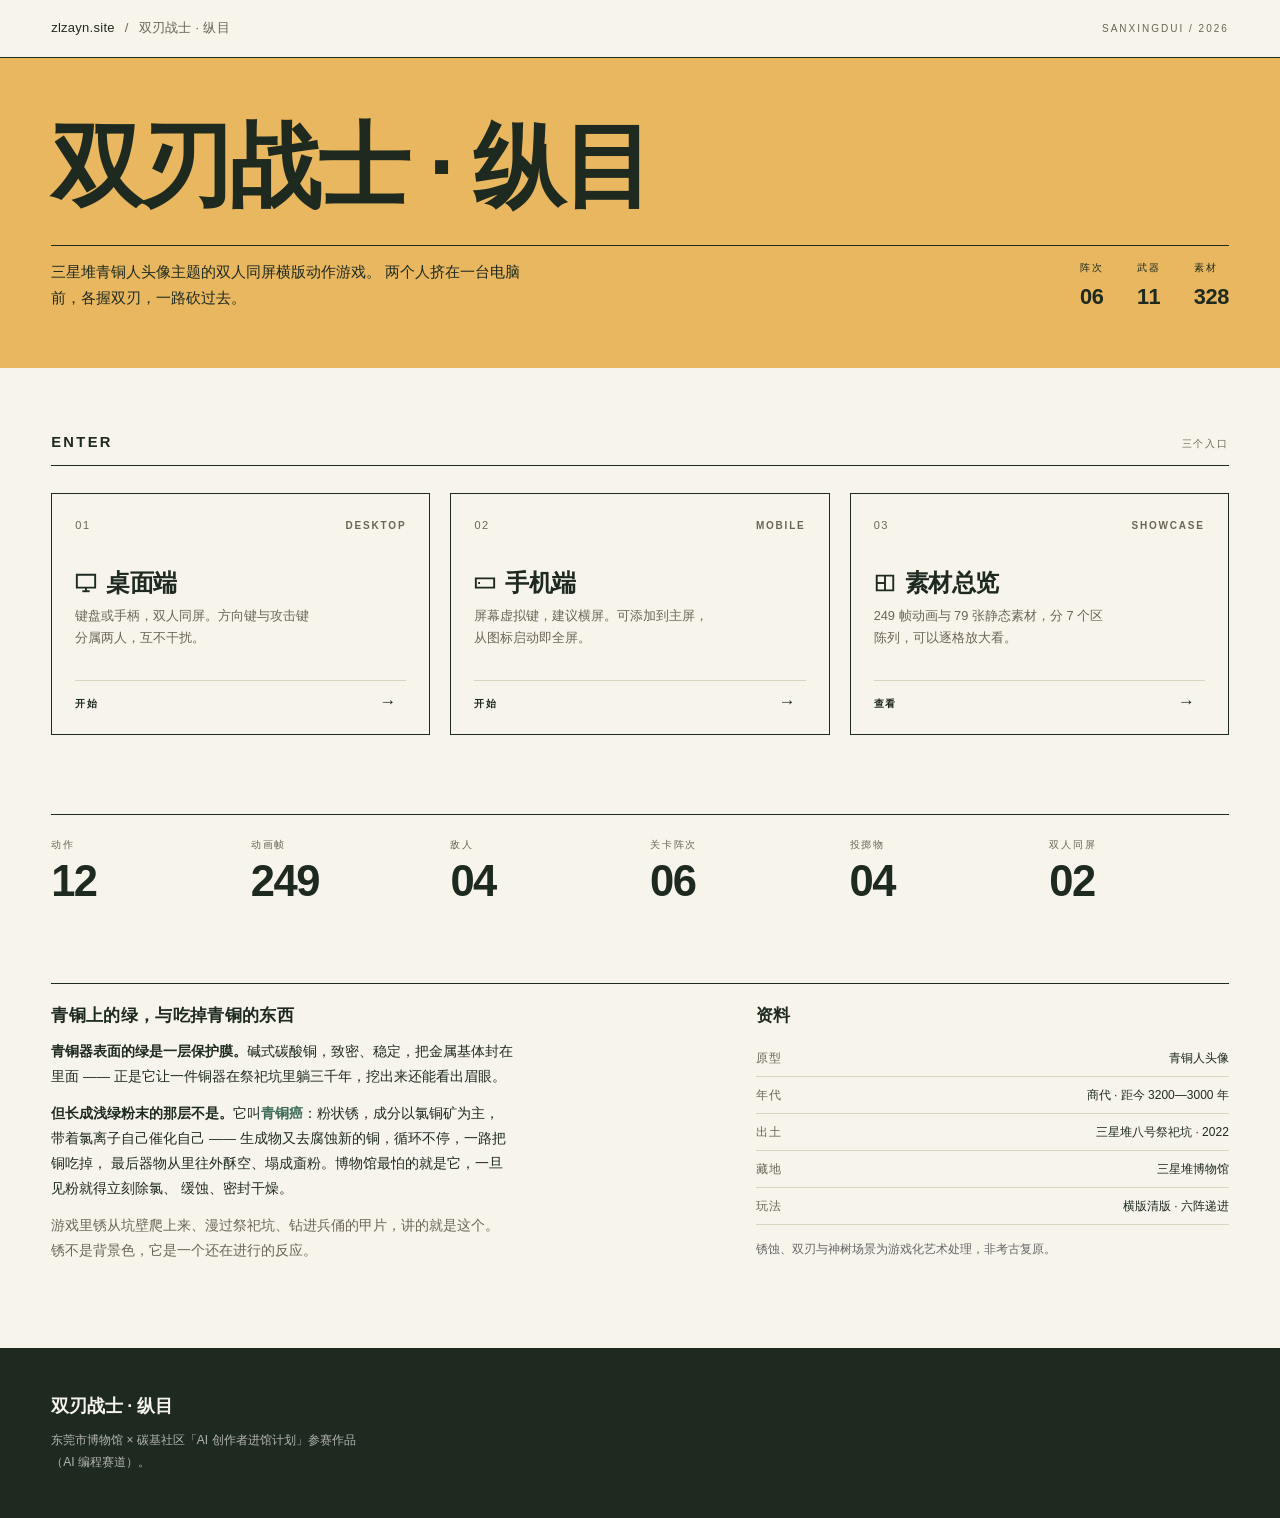
<file: hub.html>
<!DOCTYPE html>
<html lang="zh-CN">
<head>
<meta charset="UTF-8">
<meta name="viewport" content="width=device-width,initial-scale=1,viewport-fit=cover">
<title>双刃战士 · 纵目 — 入口</title>
<meta name="description" content="三星堆青铜人头像主题的双人同屏横版动作游戏：桌面端、手机端、素材总览。">
<meta name="theme-color" content="#f7f4ec">
<!-- 图标与 showcase 页同一套（assets/icon/，透明底）。带 ?v= 是因为这些文件
     被 Caddy 以 max-age=30 天缓存，不带版本号的话改完图浏览器还在用旧的深色底那张。 -->
<link rel="icon" href="play/assets/icon/favicon.ico?v=20261030a" sizes="any">
<link rel="icon" type="image/png" sizes="32x32" href="play/assets/icon/icon-32.png?v=20261030a">
<link rel="icon" type="image/png" sizes="16x16" href="play/assets/icon/icon-16.png?v=20261030a">
<link rel="apple-touch-icon" sizes="180x180" href="play/assets/icon/apple-touch-icon.png?v=20261030a">
<style>
  /* ==================================================================
     项目二级索引 — 瑞士式骨架，青铜配色
     ------------------------------------------------------------------
     排版骨架仍是瑞士国际风格（严格网格、无圆角、无阴影、无渐变、
     左对齐、箭头是唯一位移、150ms ease-out），但颜色不再用黑白红，
     而是取自游戏自己的背景层 assets/bg-mid.webp：

       深墨绿 #273b2f / #1e2a20   坑壁与柱影
       金黄   #e8b75f / #bf9a50   夕照与台基高光
       陶土棕 #7c5a2a / #a77b3a   夯土与陶器

     也就是说：本站一级索引走黑白红，进了项目就走项目自己的色。
     ================================================================== */

  :root{
    --ink:#1e2a20;      /* 深墨绿：正文与边框 */
    --paper:#f7f4ec;    /* 暖白：底色（不是纯白，带一点土调） */
    --gold:#e8b75f;     /* 金黄：hero 底色 / 深底上的链接 hover */
    --clay:#7c5a2a;     /* 陶土棕：浅底上的 hover 文字与边框 */
    --patina:#3d6b57;   /* 青铜绿：语义色，与素材总览页共用同一个值 */
    --line:#d9d3c2;     /* 暖灰：分隔线 */
    --wash:#efe9d9;     /* hover 背景 */
    --mute:#6b6555;     /* 弱化文字 */
    --pad:clamp(20px, 4vw, 64px);
  }

  *,*::before,*::after{box-sizing:border-box}

  html{-webkit-text-size-adjust:100%}

  body{
    margin:0;
    background:var(--paper);
    color:var(--ink);
    font-family:"Helvetica Neue",Helvetica,Arial,"Liberation Sans",
                "PingFang SC","Hiragino Sans GB","Microsoft YaHei",sans-serif;
    font-size:16px;
    line-height:1.5;
    -webkit-font-smoothing:antialiased;
  }

  .wrap{
    max-width:1440px;
    margin:0 auto;
    padding-left:var(--pad);
    padding-right:var(--pad);
  }

  code{
    font-family:inherit;
    font-size:0.94em;
    border-bottom:1px solid var(--line);
  }

  /* ------------------------------------------------------------ 导航 */

  .nav{border-bottom:1px solid var(--ink)}

  .nav-in{
    display:flex;
    align-items:baseline;
    justify-content:space-between;
    gap:16px;
    padding-top:18px;
    padding-bottom:18px;
  }

  .crumb{
    display:flex;
    align-items:baseline;
    gap:10px;
    font-size:13px;
    letter-spacing:0.02em;
  }

  .crumb a{
    color:var(--ink);
    text-decoration:none;
    border-bottom:1px solid transparent;
    transition:border-color 150ms ease-out,color 150ms ease-out;
  }

  .crumb a:hover{color:var(--clay);border-bottom-color:var(--clay)}

  .crumb span{color:var(--mute)}

  .nav-meta{
    font-size:10px;
    letter-spacing:0.2em;
    text-transform:uppercase;
    color:var(--mute);
    font-variant-numeric:tabular-nums;
    white-space:nowrap;
  }

  /* ------------------------------------------------------------ 标题块（红底）

     Hero 用纯红实色块，黑字压在上面：对比度 5.25:1，过 WCAG AA。 */

  .hero{
    background:var(--gold);
    color:var(--ink);
  }

  .hero-in{
    padding-top:clamp(40px,7vh,88px);
    padding-bottom:clamp(36px,6vh,72px);
  }

  /* 一行标题：按可用宽度反算字号，宁可小一档也不折行。
     line-height 用 1 —— 汉字没有上下伸部，压到 0.9 以下会切到头顶。 */
  .hero h1{
    margin:0;
    font-size:clamp(26px,7.2vw,118px);
    font-weight:700;
    letter-spacing:-0.035em;
    line-height:1;
    white-space:nowrap;
  }

  .hero-sub{
    display:grid;
    grid-template-columns:repeat(12,1fr);
    gap:16px;
    margin-top:clamp(24px,3.6vh,40px);
    padding-top:14px;
    border-top:1px solid var(--ink);
  }

  .hero-sub p{
    grid-column:span 7;
    margin:0;
    font-size:clamp(13px,1.15vw,15px);
    line-height:1.75;
    max-width:58ch;
  }

  .hero-sub dl{
    grid-column:span 5;
    justify-self:end;
    margin:0;
    display:flex;
    gap:clamp(18px,2.6vw,40px);
  }

  .hero-sub dt{
    font-size:10px;
    letter-spacing:0.18em;
    text-transform:uppercase;
  }

  .hero-sub dd{
    margin:6px 0 0;
    font-size:clamp(17px,1.7vw,23px);
    font-weight:700;
    letter-spacing:-0.02em;
    font-variant-numeric:tabular-nums;
  }

  /* ------------------------------------------------------------ 三个入口 */

  .entries{
    padding-top:clamp(40px,7vh,88px);
    padding-bottom:clamp(40px,7vh,88px);
  }

  .entries-hd{
    display:flex;
    align-items:baseline;
    justify-content:space-between;
    gap:16px;
    padding-bottom:12px;
    border-bottom:1px solid var(--ink);
  }

  .entries-hd h2{
    margin:0;
    font-size:clamp(13px,1.15vw,15px);
    font-weight:700;
    letter-spacing:0.16em;
    text-transform:uppercase;
  }

  .entries-hd span{
    font-size:10px;
    letter-spacing:0.18em;
    text-transform:uppercase;
    color:var(--mute);
  }

  .grid{
    display:grid;
    grid-template-columns:repeat(12,1fr);
    gap:clamp(12px,1.6vw,20px);
    margin-top:clamp(20px,3vh,32px);
  }

  /* 卡片：直角、1px 黑框、无阴影。
     hover 只做三件事：背景转 #f0f0f0、边框转红、标签转红 + 箭头右移。 */
  .card{
    grid-column:span 4;
    display:flex;
    flex-direction:column;
    justify-content:space-between;
    min-height:clamp(190px,20vw,240px);
    border:1px solid var(--ink);
    background:var(--paper);
    padding:clamp(16px,1.8vw,24px);
    text-decoration:none;
    color:var(--ink);
    transition:background-color 150ms ease-out,border-color 150ms ease-out;
  }

  .card:hover,
  .card:focus-visible{
    background:var(--wash);
    border-color:var(--clay);
  }

  .card-top{
    display:flex;
    align-items:baseline;
    justify-content:space-between;
    gap:12px;
  }

  .card-no{
    font-size:11px;
    letter-spacing:0.14em;
    color:var(--mute);
    font-variant-numeric:tabular-nums;
    transition:color 150ms ease-out;
  }

  .card:hover .card-no{color:var(--clay)}

  .card-tag{
    font-size:10px;
    font-weight:700;
    letter-spacing:0.18em;
    text-transform:uppercase;
    color:var(--mute);
    transition:color 150ms ease-out;
  }

  .card:hover .card-tag{color:var(--clay)}

  /* 卡片图标做成「标题前面的符号」，与文字同一行 ——
     不单独占一行，卡片高度不变。
     线性几何、currentColor 描边，hover 时只跟着颜色变量走。 */
  .card h3{
    display:flex;
    align-items:center;
    gap:9px;
  }
  .card-icon{
    flex:none;
    display:block;
    width:22px;
    height:22px;
    color:var(--ink);
    transition:color 150ms ease-out;
  }
  .card:hover .card-icon,
  .card:focus-visible .card-icon{color:var(--clay)}
  .card-icon path,
  .card-icon rect,
  .card-icon line,
  .card-icon circle{stroke:currentColor;stroke-width:1.9;fill:none;vector-effect:non-scaling-stroke}

  .card-mid{margin-top:clamp(24px,3vw,36px)}

  .card h3{
    margin:0;
    font-size:clamp(18px,1.9vw,24px);
    font-weight:700;
    letter-spacing:-0.02em;
    line-height:1.15;
  }

  .card p{
    margin:8px 0 0;
    font-size:clamp(12px,1vw,13px);
    line-height:1.7;
    color:var(--mute);
    max-width:34ch;
  }

  .card-go{
    display:flex;
    align-items:baseline;
    justify-content:space-between;
    gap:12px;
    margin-top:clamp(20px,2.6vw,32px);
    padding-top:12px;
    border-top:1px solid var(--line);
    font-size:10px;
    font-weight:700;
    letter-spacing:0.18em;
    text-transform:uppercase;
    transition:border-color 150ms ease-out;
  }

  .card:hover .card-go{border-top-color:var(--clay)}

  /* 与一级索引同一套口径：静止态先退后 8px，hover 时把这段轨道填满 */
  .card-arrow{
    display:block;
    font-size:17px;
    line-height:1;
    margin-right:8px;
    transition:transform 150ms ease-out,color 150ms ease-out;
  }

  .card:hover .card-arrow,
  .card:focus-visible .card-arrow{
    transform:translateX(8px);
    color:var(--clay);
  }

  /* ------------------------------------------------------------ 数据 */

  .facts{
    padding-bottom:clamp(40px,7vh,88px);
  }

  .facts-grid{
    display:grid;
    grid-template-columns:repeat(12,1fr);
    gap:clamp(12px,1.6vw,20px);
    border-top:1px solid var(--ink);
    padding-top:clamp(16px,2.4vh,24px);
  }

  .fact{grid-column:span 2}

  .fact dt{
    font-size:10px;
    letter-spacing:0.18em;
    text-transform:uppercase;
    color:var(--mute);
  }

  .fact dd{
    margin:8px 0 0;
    font-size:clamp(24px,3.4vw,44px);
    font-weight:700;
    letter-spacing:-0.035em;
    line-height:1;
    font-variant-numeric:tabular-nums;
  }

  /* ------------------------------------------------------------ 关于 */

  .about{
    padding-bottom:clamp(48px,8vh,104px);
  }

  .about-grid{
    display:grid;
    grid-template-columns:repeat(12,1fr);
    gap:clamp(16px,2.4vw,40px);
    border-top:1px solid var(--ink);
    padding-top:20px;
  }

  .about-main{grid-column:span 7}
  .about-side{grid-column:span 5}

  .about h2{
    margin:0 0 12px;
    font-size:clamp(15px,1.3vw,17px);
    font-weight:700;
    letter-spacing:0.02em;
  }

  .about p{
    margin:0 0 12px;
    font-size:13.5px;
    line-height:1.85;
    max-width:62ch;
  }

  .about p.mute{color:var(--mute)}

  .about b{font-weight:700}

  /* 语义色 ≠ 主题色。
     青铜癌是浅绿粉末（氯铜矿），拿陶土棕去标它是说反了；
     这个词必须用绿，而且要和素材总览页的「青铜癌」同一个绿
     （showcase.css 的 .gloss em 也是 #3d6b57），否则同一个项目里
     同一句话会出现两种颜色。 */
  .about em{
    font-style:normal;
    color:var(--patina);
    font-weight:700;
  }

  .about-side dl{
    margin:0;
    display:grid;
    grid-template-columns:1fr;
    gap:0;
  }

  .about-side .kv{
    display:flex;
    justify-content:space-between;
    gap:16px;
    padding:9px 0;
    border-bottom:1px solid var(--line);
    font-size:12px;
  }

  .about-side .kv dt{color:var(--mute);letter-spacing:0.04em}
  .about-side .kv dd{margin:0;font-variant-numeric:tabular-nums}

  /* ------------------------------------------------------------ 页脚 */

  .foot{
    background:var(--ink);
    color:var(--paper);
  }

  /* 页脚只有署名与一行出处：三个入口在上面的卡片里，返回首页在顶栏面包屑里，
     页脚再列一遍就是同一份信息写两处，删掉。 */
  .foot-in{
    padding-top:clamp(32px,5vh,56px);
    padding-bottom:clamp(32px,5vh,56px);
  }

  .foot .mark{
    font-size:clamp(15px,1.6vw,18px);
    font-weight:700;
    letter-spacing:-0.01em;
  }

  .foot p{
    margin:10px 0 0;
    font-size:12px;
    line-height:1.8;
    color:#b3b3b3;
    max-width:46ch;
  }

  /* ------------------------------------------------------------ 选中文字

     默认蓝在这套青铜配色里同样出戏。选中用 hero 那一块的金黄实底
     配墨绿字（8.08:1），既醒目又不引入新的色相。
     深色页脚反过来用金黄底 + 墨绿字，保证任何底色上都读得清。 */

  ::selection{background:var(--gold);color:var(--ink)}
  .foot ::selection{background:var(--gold);color:var(--ink)}

  /* ------------------------------------------------------------ 焦点与动效 */

  a:focus-visible{
    outline:2px solid var(--ink);
    outline-offset:3px;
  }

  @media (prefers-reduced-motion: reduce){
    *{transition:none !important}
    .card:hover .card-arrow,
    .card:focus-visible .card-arrow{transform:none}
  }

  /* ------------------------------------------------------------ 窄屏 */

  @media (max-width:980px){
    .card{grid-column:span 6}
    .fact{grid-column:span 3}
    .about-main,.about-side{grid-column:span 12}
  }

  /* 极窄屏兜底：nowrap 的标题在 240px 以下会顶出横向滚动条 */
  @media (max-width:420px){
    .hero h1{white-space:normal;font-size:26px;line-height:1.15}
  }

  @media (max-width:700px){
    .hero-sub p,
    .hero-sub dl{grid-column:span 12}
    .hero-sub dl{justify-self:start;margin-top:6px;flex-wrap:wrap}
    .card{grid-column:span 12;min-height:0}
    .fact{grid-column:span 4}
  }
</style>
</head>
<body>

<nav class="nav">
  <div class="wrap nav-in">
    <div class="crumb">
      <a href="/">zlzayn.site</a>
      <span>/</span>
      <span>双刃战士 · 纵目</span>
    </div>
    <span class="nav-meta">Sanxingdui / 2026</span>
  </div>
</nav>

<header class="hero">
  <div class="wrap hero-in">
    <h1>双刃战士 · 纵目</h1>
    <div class="hero-sub">
      <p>
        三星堆青铜人头像主题的双人同屏横版动作游戏。
        两个人挤在一台电脑前，各握双刃，一路砍过去。
      </p>
      <dl>
        <div><dt>阵次</dt><dd>06</dd></div>
        <div><dt>武器</dt><dd>11</dd></div>
        <div><dt>素材</dt><dd>328</dd></div>
      </dl>
    </div>
  </div>
</header>

<main>
  <section class="wrap entries">
    <div class="entries-hd">
      <h2>Enter</h2>
      <span>三个入口</span>
    </div>

    <div class="grid">
      <a class="card" href="play/">
        <div class="card-top">
          <span class="card-no">01</span>
          <span class="card-tag">Desktop</span>
        </div>
        <div class="card-mid">
          <h3>
            <svg class="card-icon" viewBox="0 0 24 24" aria-hidden="true" focusable="false">
              <rect x="2" y="3" width="20" height="14"></rect>
              <line x1="8" y1="21" x2="16" y2="21"></line>
              <line x1="12" y1="17" x2="12" y2="21"></line>
            </svg>
            桌面端
          </h3>
          <p>键盘或手柄，双人同屏。方向键与攻击键分属两人，互不干扰。</p>
        </div>
        <div class="card-go">
          <span>开始</span>
          <span class="card-arrow" aria-hidden="true">→</span>
        </div>
      </a>

      <a class="card" href="play/mobile.html">
        <div class="card-top">
          <span class="card-no">02</span>
          <span class="card-tag">Mobile</span>
        </div>
        <div class="card-mid">
          <h3>
            <svg class="card-icon" viewBox="0 0 24 24" aria-hidden="true" focusable="false">
              <rect x="2" y="7" width="20" height="10"></rect>
              <line x1="4.5" y1="12" x2="6.5" y2="12"></line>
            </svg>
            手机端
          </h3>
          <p>屏幕虚拟键，建议横屏。可添加到主屏，从图标启动即全屏。</p>
        </div>
        <div class="card-go">
          <span>开始</span>
          <span class="card-arrow" aria-hidden="true">→</span>
        </div>
      </a>

      <a class="card" href="showcase/">
        <div class="card-top">
          <span class="card-no">03</span>
          <span class="card-tag">Showcase</span>
        </div>
        <div class="card-mid">
          <h3>
            <svg class="card-icon" viewBox="0 0 24 24" aria-hidden="true" focusable="false">
              <rect x="3" y="4" width="18" height="16"></rect>
              <line x1="12" y1="4" x2="12" y2="20"></line>
              <line x1="3" y1="12" x2="12" y2="12"></line>
            </svg>
            素材总览
          </h3>
          <p>249 帧动画与 79 张静态素材，分 7 个区陈列，可以逐格放大看。</p>
        </div>
        <div class="card-go">
          <span>查看</span>
          <span class="card-arrow" aria-hidden="true">→</span>
        </div>
      </a>
    </div>
  </section>

  <section class="wrap facts">
    <dl class="facts-grid">
      <div class="fact"><dt>动作</dt><dd>12</dd></div>
      <div class="fact"><dt>动画帧</dt><dd>249</dd></div>
      <div class="fact"><dt>敌人</dt><dd>04</dd></div>
      <div class="fact"><dt>关卡阵次</dt><dd>06</dd></div>
      <div class="fact"><dt>投掷物</dt><dd>04</dd></div>
      <div class="fact"><dt>双人同屏</dt><dd>02</dd></div>
    </dl>
  </section>

  <section class="wrap about">
    <div class="about-grid">
      <div class="about-main">
        <h2>青铜上的绿，与吃掉青铜的东西</h2>
        <p>
          <b>青铜器表面的绿是一层保护膜。</b>碱式碳酸铜，致密、稳定，把金属基体封在里面 ——
          正是它让一件铜器在祭祀坑里躺三千年，挖出来还能看出眉眼。
        </p>
        <p>
          <b>但长成浅绿粉末的那层不是。</b>它叫<em>青铜癌</em>：粉状锈，成分以氯铜矿为主，
          带着氯离子自己催化自己 —— 生成物又去腐蚀新的铜，循环不停，一路把铜吃掉，
          最后器物从里往外酥空、塌成齑粉。博物馆最怕的就是它，一旦见粉就得立刻除氯、
          缓蚀、密封干燥。
        </p>
        <p class="mute">
          游戏里锈从坑壁爬上来、漫过祭祀坑、钻进兵俑的甲片，讲的就是这个。
          锈不是背景色，它是一个还在进行的反应。
        </p>
      </div>

      <div class="about-side">
        <h2>资料</h2>
        <dl>
          <div class="kv"><dt>原型</dt><dd>青铜人头像</dd></div>
          <div class="kv"><dt>年代</dt><dd>商代 · 距今 3200—3000 年</dd></div>
          <div class="kv"><dt>出土</dt><dd>三星堆八号祭祀坑 · 2022</dd></div>
          <div class="kv"><dt>藏地</dt><dd>三星堆博物馆</dd></div>
          <div class="kv"><dt>玩法</dt><dd>横版清版 · 六阵递进</dd></div>
        </dl>
        <p class="mute" style="margin-top:14px;font-size:11.5px;line-height:1.8;color:#666">
          锈蚀、双刃与神树场景为游戏化艺术处理，非考古复原。
        </p>
      </div>
    </div>
  </section>
</main>

<footer class="foot">
  <div class="wrap foot-in">
    <span class="mark">双刃战士 · 纵目</span>
    <p>东莞市博物馆 × 碳基社区「AI 创作者进馆计划」参赛作品（AI 编程赛道）。</p>
  </div>
</footer>

</body>
</html>
</file>
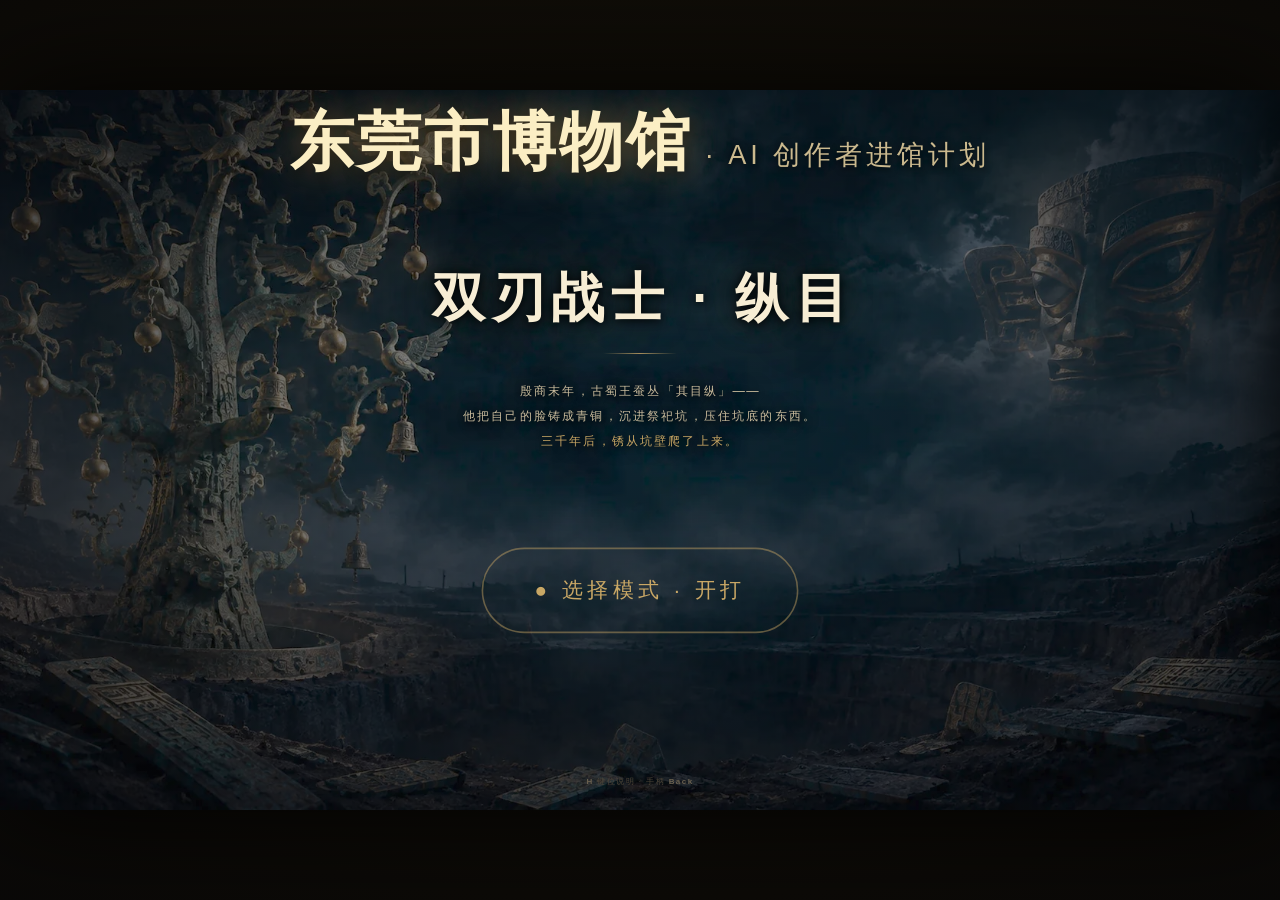
<file: mobile.html>
<!DOCTYPE html>
<html lang="zh-CN">
<head>
<meta charset="utf-8">
<meta name="viewport" content="width=device-width, initial-scale=1, maximum-scale=1, user-scalable=no, viewport-fit=cover">
<!-- 手机端默认横屏：国产内核（X5 / UC）只认这两条私有 meta，
     标准浏览器的横屏由 index.html 里 js/touch.js 的全屏 + orientation.lock 负责。 -->
<meta name="x5-orientation" content="landscape">
<meta name="screen-orientation" content="landscape">
<meta name="x5-fullscreen" content="true">
<meta name="full-screen" content="yes">
<meta name="mobile-web-app-capable" content="yes">
<meta name="apple-mobile-web-app-capable" content="yes">
<meta name="apple-mobile-web-app-status-bar-style" content="black-translucent">
<meta name="theme-color" content="#05060a">
<!-- 图标和 index.html 用同一套 PNG：本文件与 index.html 同在仓库根，
     部署后也同在 /zongmu/play/，所以 assets/icon/* 这条相对路径两处都成立。
     不写 play/ 前缀，也不内联 data-URI —— 图标只有一份源，改配色只改 assets/。 -->
<link rel="icon" type="image/png" sizes="32x32" href="assets/icon/icon-32.png?v=20261030a">
<link rel="icon" type="image/png" sizes="16x16" href="assets/icon/icon-16.png?v=20261030a">
<link rel="apple-touch-icon" sizes="180x180" href="assets/icon/apple-touch-icon.png?v=20261030a">
<meta name="format-detection" content="telephone=no">
<title>双刃战士 · 纵目</title>
<style>
  html, body {
    margin: 0; padding: 0; height: 100%; background: #05060a; color: #c9a765;
    font-family: "Microsoft YaHei", "PingFang SC", sans-serif;
    overflow: hidden; touch-action: none;
  }
  #boot {
    position: fixed; inset: 0; display: flex; align-items: center; justify-content: center;
    flex-direction: column; gap: 18px; text-align: center;
  }
  #boot .t { font-size: 20px; letter-spacing: .35em; color: #e8d5a8; }
  #boot .s { font-size: 12px; color: #7d6a45; letter-spacing: .2em; }
  #boot .bar {
    width: 120px; height: 2px; background: rgba(201,167,101,.2); overflow: hidden;
  }
  #boot .bar i {
    display: block; width: 40%; height: 100%; background: #c9a765;
    animation: slide 1.1s ease-in-out infinite;
  }
  @keyframes slide { 0% { transform: translateX(-100%); } 100% { transform: translateX(350%); } }
  #fail { display: none; font-size: 13px; color: #c96b5a; line-height: 1.9; padding: 0 30px; }
</style>
</head>
<body>
<div id="boot">
  <div class="t">双刃战士 · 纵目</div>
  <div class="bar"><i></i></div>
  <div class="s">手机版 · 正在进入</div>
  <div id="fail"></div>
</div>
<script>
/* 手机版独立入口。
 *
 * 为什么要有这个文件：
 *   index.html 是桌面版入口，触屏适配按设备自动判断 —— 桌面玩家看到的是
 *   键盘/手柄界面，不会有虚拟键。这个文件是「明确要手机版」的入口：
 *   带着 ?touch=1 跳过去，强制启用触屏档（虚拟键、触屏图例、横屏提示）。
 *
 * 为什么不复制一份 index.html：
 *   复制就会漂移 —— 改了一处要同步两处，迟早不同步。
 *   所以这里只做一件事：跳过去。游戏本体永远只有一份。
 *
 * 手机上怎么用：
 *   1. 部署后访问 https://你的域名/mobile.html
 *   2. 浏览器菜单 →「添加到主屏幕」
 *   3. 从主屏图标启动，就是纯手机版（无地址栏、横屏全屏）
 */
(function () {
  var target = "index.html?touch=1";
  /* 同目录直接用相对路径；file:// 双击打开时 index.html 与本文件同级，同样可用。 */
  try {
    location.replace(target);
  } catch (e) {
    location.href = target;
  }

  /* 兜底：如果 2 秒后还没跳走（极老的浏览器拦了 replace），给出提示而不是白屏 */
  setTimeout(function () {
    var b = document.getElementById("boot");
    if (!b || !b.firstChild) return;
    b.innerHTML = '<div class="t">双刃战士 · 纵目</div>' +
      '<div id="fail">没能自动进入游戏。<br>' +
      '请直接点开 <a href="index.html?touch=1" style="color:#e8d5a8">index.html?touch=1</a></div>';
  }, 2000);
})();
</script>
</body>
</html>
</file>
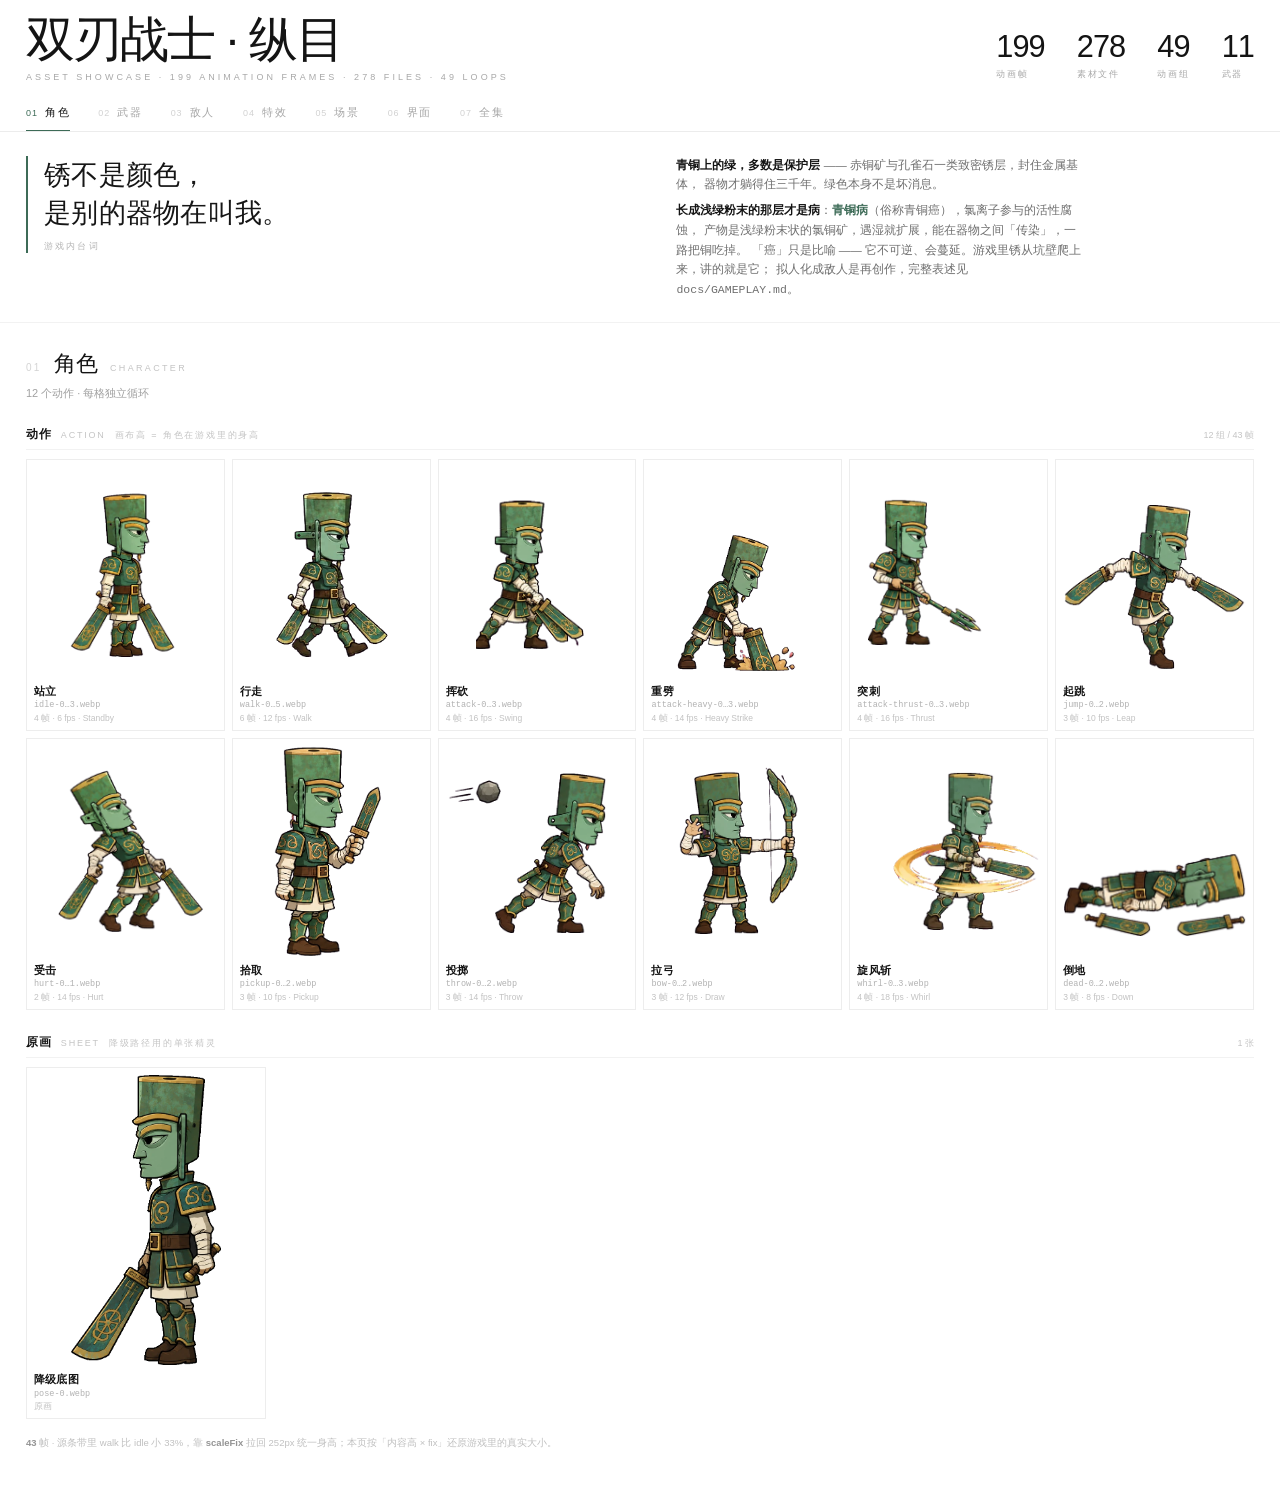
<file: showcase.html>
<!DOCTYPE html>
<!-- 素材总览页：只读 js/anim-data.js 与 assets/，不改游戏与素材。
     改这里的文案之后要同步：
       · 顶栏统计与分区副标题 → showcase.js（数字全部由它算，HTML 里不写死）；
       · 「按语」里的青铜病措辞 → docs/GAMEPLAY.md 第六节（唯一口径）；
       · 资料栏的文物称谓 → docs/GAMEPLAY.md 第五节；
       · 页面标题的作品名 → 全仓统一写法「双刃战士 · 纵目」。
     路由表见 docs/README.md。 -->
<html lang="zh-CN">
<head>
<meta charset="utf-8">
<meta name="viewport" content="width=device-width, initial-scale=1">
<title>素材总览 · 双刃战士 · 纵目</title>
<!-- 图标与 /zongmu/ 索引页同一套（assets/icon/，透明底）。带 ?v= 是因为这些文件
     被 Caddy 以 max-age=30 天缓存，不带版本号的话改完图浏览器还在用旧的深色底那张。 -->
<link rel="icon" href="assets/icon/favicon.ico?v=20261030a" sizes="any">
<link rel="icon" type="image/png" sizes="32x32" href="assets/icon/icon-32.png?v=20261030a">
<link rel="icon" type="image/png" sizes="16x16" href="assets/icon/icon-16.png?v=20261030a">
<link rel="apple-touch-icon" sizes="180x180" href="assets/icon/apple-touch-icon.png?v=20261030a">
<link rel="stylesheet" href="showcase.css">
</head>
<body>

<header class="hd">
  <div class="hd-in">
    <div class="hd-row">
      <div class="brand">
        <h1>双刃战士 · 纵目</h1>
        <p class="en">Asset Showcase</p>
      </div>
      <div class="stats">
        <div class="stat"><b>—</b><span>动画帧</span></div>
        <div class="stat"><b>—</b><span>素材文件</span></div>
        <div class="stat"><b>—</b><span>动画组</span></div>
        <div class="stat"><b>—</b><span>武器</span></div>
      </div>
    </div>
    <nav class="tabs" id="tabs" aria-label="素材分区"></nav>
  </div>
</header>

<div class="intro">
  <blockquote>
    锈不是颜色，<br>是别的器物在叫我。
    <cite>游戏内台词</cite>
  </blockquote>
  <div class="gloss">
    <p><b>青铜上的绿，多数是保护层</b> —— 赤铜矿与孔雀石一类致密锈层，封住金属基体，
      器物才躺得住三千年。绿色本身不是坏消息。</p>
    <p><b>长成浅绿粉末的那层才是病</b>：<em>青铜病</em>（俗称青铜癌），氯离子参与的活性腐蚀，
      产物是浅绿粉末状的氯铜矿，遇湿就扩展，能在器物之间「传染」，一路把铜吃掉。
      「癌」只是比喻 —— 它不可逆、会蔓延。游戏里锈从坑壁爬上来，讲的就是它；
      拟人化成敌人是再创作，完整表述见 <code>docs/GAMEPLAY.md</code>。</p>
  </div>
</div>

<main id="main"></main>

<script src="js/anim-data.js"></script>
<script src="showcase.js"></script>
</body>
</html>
</file>
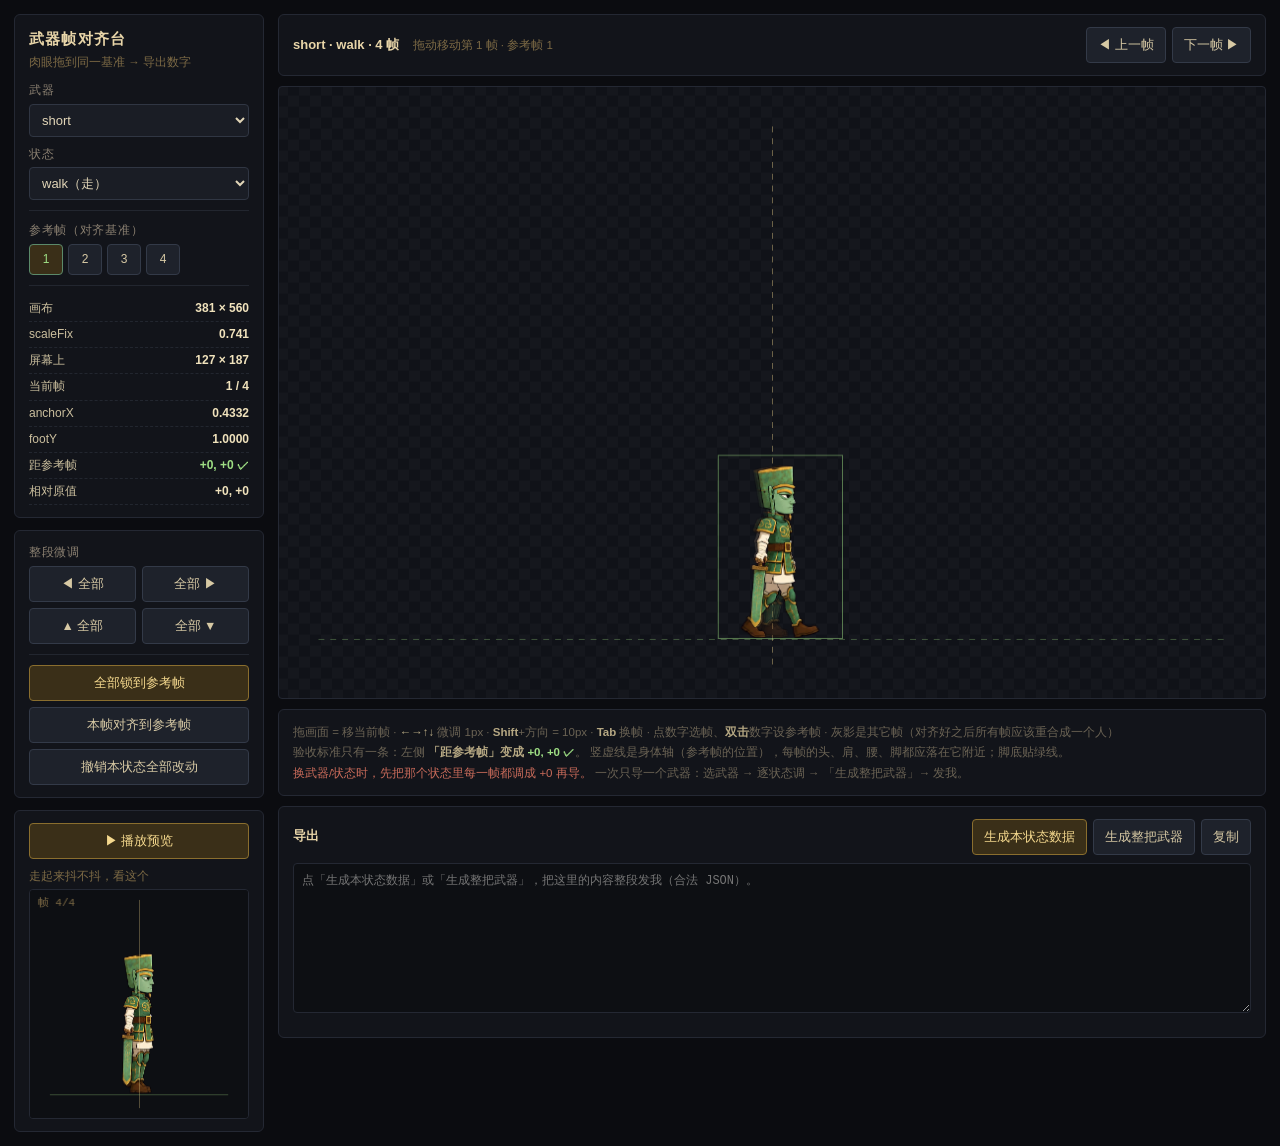
<file: tools/align_weapon_frames.html>
<!DOCTYPE html>
<html lang="zh-CN">
<head>
<meta charset="UTF-8">
<title>武器帧对齐台 · 双刃战士</title>
<style>
  *{margin:0;padding:0;box-sizing:border-box}
  body{background:#0b0c10;color:#cbbf9e;font:13px/1.6 "Microsoft YaHei","PingFang SC",sans-serif;
    display:flex;gap:14px;padding:14px;min-height:100vh}
  h1{font-size:15px;font-weight:600;color:#e8d5a8;letter-spacing:.08em;margin-bottom:2px}
  .sub{font-size:11.5px;color:#7d6a45;margin-bottom:10px}
  .panel{background:#12141a;border:1px solid #242833;border-radius:6px;padding:12px 14px}
  .col-l{flex:0 0 250px;display:flex;flex-direction:column;gap:12px}
  .col-c{flex:1 1 auto;display:flex;flex-direction:column;gap:10px;min-width:0}
  label{display:block;font-size:11.5px;color:#8b8071;letter-spacing:.06em;margin:8px 0 4px}
  select{width:100%;background:#1a1d25;color:#e2d6b8;border:1px solid #303643;
    border-radius:4px;padding:7px 8px;font:inherit;font-size:13px}
  button{background:#1e222b;color:#d7c9a4;border:1px solid #333a48;border-radius:4px;
    padding:7px 11px;font:inherit;font-size:12.5px;cursor:pointer;transition:.14s}
  button:hover{background:#262b36;border-color:#4a5468;color:#f0e2bc}
  button.pri{background:#3a2f18;border-color:#8a6e2e;color:#f5d98e}
  button.pri:hover{background:#4a3c1e;border-color:#b08d3a}
  button:disabled{opacity:.42;cursor:default}
  .row{display:flex;gap:6px;flex-wrap:wrap}
  .row > button{flex:1 1 auto}
  canvas{display:block;background:
    repeating-conic-gradient(#15171d 0% 25%, #101218 0% 50%) 50%/22px 22px;
    border:1px solid #242833;border-radius:4px;max-width:100%;
    /* align-self 必须写：.col-c 是 flex column，canvas 是 flex 项，
       交叉轴默认 stretch —— 不写就会被拉到容器宽（1147 而不是 1000），
       位图被非等比放大一次，拖起来手感发飘、看不清 1px 的差。 */
    align-self:flex-start}
  #stage{cursor:grab}
  #stage.drag{cursor:grabbing}
  .kv{display:flex;justify-content:space-between;font-size:12px;
    padding:3px 0;border-bottom:1px dashed #22262f}
  .kv b{color:#f0e2bc;font-weight:600;font-variant-numeric:tabular-nums}
  .frames{display:flex;gap:5px;flex-wrap:wrap}
  .fbtn{min-width:34px;padding:5px 7px;font-size:12px;font-variant-numeric:tabular-nums}
  .fbtn.on{background:#3a2f18;border-color:#b08d3a;color:#f5d98e}
  .fbtn.ref{border-color:#5b8a6a;color:#9ede84}
  textarea{width:100%;height:150px;background:#0d0f13;color:#9fd6b0;border:1px solid #242833;
    border-radius:4px;padding:8px;font:12px/1.5 Consolas,monospace;resize:vertical}
  .tip{font-size:11.5px;color:#6b6354;line-height:1.75}
  .tip b{color:#b6a883}
  .warn{color:#c96b5a}
  .ok{color:#9ede84}
  .sep{height:1px;background:#22262f;margin:10px 0}
</style>
</head>
<body>

<div class="col-l">
  <div class="panel">
    <h1>武器帧对齐台</h1>
    <div class="sub">肉眼拖到同一基准 → 导出数字</div>

    <label>武器</label>
    <select id="selKey"></select>

    <label>状态</label>
    <select id="selState"></select>

    <div class="sep"></div>

    <label>参考帧（对齐基准）</label>
    <div class="frames" id="frameBtns"></div>

    <div class="sep"></div>
    <div id="readout"></div>
  </div>

  <div class="panel">
    <label style="margin-top:0">整段微调</label>
    <div class="row">
      <button id="allL">◀ 全部</button>
      <button id="allR">全部 ▶</button>
    </div>
    <div class="row" style="margin-top:6px">
      <button id="allU">▲ 全部</button>
      <button id="allD">全部 ▼</button>
    </div>
    <div class="sep"></div>
    <div class="row">
      <button id="snapAll" class="pri">全部锁到参考帧</button>
    </div>
    <div class="row" style="margin-top:6px">
      <button id="snapOne">本帧对齐到参考帧</button>
    </div>
    <div class="row" style="margin-top:6px">
      <button id="resetAll">撤销本状态全部改动</button>
    </div>
  </div>

  <div class="panel">
    <div class="row">
      <button id="playBtn" class="pri">▶ 播放预览</button>
    </div>
    <div class="sub" style="margin:8px 0 4px">走起来抖不抖，看这个</div>
    <canvas id="prev" width="220" height="230"></canvas>
  </div>
</div>

<div class="col-c">
  <div class="panel" style="flex:0 0 auto">
    <div class="row" style="align-items:center;justify-content:space-between">
      <div>
        <b id="title" style="color:#e8d5a8">—</b>
        <span class="sub" id="hint" style="margin:0 0 0 10px"></span>
      </div>
      <div class="row" style="flex:0 0 auto">
        <button id="prevF">◀ 上一帧</button>
        <button id="nextF">下一帧 ▶</button>
      </div>
    </div>
  </div>

  <canvas id="stage" width="1000" height="620"></canvas>

  <div class="panel tip">
    拖画面 = 移当前帧 · <b>←→↑↓</b> 微调 1px · <b>Shift</b>+方向 = 10px ·
    <b>Tab</b> 换帧 · 点数字选帧、<b>双击</b>数字设参考帧 ·
    灰影是其它帧（对齐好之后所有帧应该重合成一个人）<br>
    验收标准只有一条：左侧 <b>「距参考帧」变成 <span class="ok">+0, +0 ✓</span></b>。
    竖虚线是身体轴（参考帧的位置），每帧的头、肩、腰、脚都应落在它附近；脚底贴绿线。<br>
    <span class="warn">换武器/状态时，先把那个状态里每一帧都调成 +0 再导。</span>
    一次只导一个武器：选武器 → 逐状态调 → 「生成整把武器」→ 发我。
  </div>

  <div class="panel">
    <div class="row" style="align-items:center;justify-content:space-between;margin-bottom:8px">
      <b style="color:#e8d5a8;font-size:13px">导出</b>
      <div class="row" style="flex:0 0 auto">
        <button id="genBtn" class="pri">生成本状态数据</button>
        <button id="genAllBtn">生成整把武器</button>
        <button id="copyBtn">复制</button>
      </div>
    </div>
    <textarea id="out" readonly placeholder="点「生成本状态数据」或「生成整把武器」，把这里的内容整段发我（合法 JSON）。"></textarea>
    <div class="tip" id="outTip" style="margin-top:6px"></div>
  </div>
</div>

<script src="../js/anim-data.js"></script>
<script>
/* ============================================================================
   武器帧对齐台
   ----------------------------------------------------------------------------
   为什么要有这个东西：
     js/anim-data.js 的 WEAPON_CLIP 里，每个状态有一组 anchorX[]（逐帧一个
     0..1 的横轴锚点）。这些数是切片脚本用「剪影中线」猜出来的 —— 同一把
     武器的四帧，猜出来的值能差 0.5（= 画布宽的 50%）。屏幕上就表现为
     走路时人左右乱跳：剑 54px、玉璋刃 75px。

     自动猜不出正确答案（挑高冠比脸宽、鼻尖只突出几像素、手臂出画会把
     剪影中心拽走 —— 见 AGENTS.md 里那条「朝向只能人眼看」的同源教训）。
     所以这里不猜了：人眼看，人手动拖，机器只负责把「你拖了多少」换算成
     anchorX / footY。

   坐标换算（与 js/char-rig.js 的 drawWeaponState 完全同一套公式）：
     sc = TARGET_H / h * scaleFix
     w  = W * sc ,  h_screen = H * sc
     dx = -anchorX * w        （p.x 为身体轴）
     dy = -footY   * h_screen （p.y 为脚底）
   这里把「身体轴」画在画布正中 CX、「脚底」画在 GY，于是：
     拖动人像向右 mx 像素  →  dx 变大 mx → anchorX 变小 mx / w
     拖动人像向下 my 像素  →  dy 变大 my → footY   变小 my / h_screen
   取反号是因为 anchorX 越大，图越往左画。

   导出的是绝对值，不是增量 —— 直接粘回 js/anim-data.js 就能用，
   不需要再跑一遍切片（重出素材才会）。
   ========================================================================== */
(function () {
  "use strict";

  var TARGET_H = 252;          /* 与 js/char-rig.js 的 TARGET_H 同值 */
  var CX = 500;                /* 身体轴在画布上的 x */
  var GY = 560;                /* 脚底线在画布上的 y */
  var STAGE = document.getElementById("stage");
  var ctx = STAGE.getContext("2d");
  var PREV = document.getElementById("prev");
  var pctx = PREV.getContext("2d");

  var STATES = ["walk", "jump", "attack", "hurt", "pickup"];
  var STATE_CN = { walk: "走", jump: "跳", attack: "攻", hurt: "受", pickup: "拾" };

  var DATA = window.WEAPON_CLIP || {};
  var keys = Object.keys(DATA);

  /* 每个 (武器,状态) 的工作副本：{ ax: [], fy: [], ref: 0 }。
     从 anim-data 的现值出发 —— 打开就是你游戏里看到的样子，
     你要做的是把它拖正，而不是从零摆。 */
  var work = {};
  function ensure(key, state) {
    var id = key + "|" + state;
    if (work[id]) return work[id];
    var def = DATA[key] && DATA[key][state];
    if (!def) return null;
    var n = def.frames || (def.files ? def.files.length : 0);
    var ax = [], fy = [];
    for (var i = 0; i < n; i++) {
      var a = def.anchorX;
      ax.push(typeof a === "number" ? a : (a && typeof a[i] === "number" ? a[i] : 0.5));
      var f = def.footY;
      fy.push(typeof f === "number" ? f : (f && typeof f[i] === "number" ? f[i] : 1.0));
    }
    work[id] = { ax: ax, fy: fy, ref: 0, origAx: ax.slice(), origFy: fy.slice() };
    return work[id];
  }

  /* 图片缓存：file:// 下用相对路径直接给 <img>.src 就行（只是显示，
     不读像素，所以不会被 canvas 污染规则挡住 —— 这也是这里刻意不做
     『一键自动对齐』的原因：那需要 getImageData，file:// 下会抛 SecurityError） */
  var imgs = {};
  function img(url) {
    if (imgs[url]) return imgs[url];
    var im = new Image();
    im.src = "../" + url;
    imgs[url] = im;
    return im;
  }

  /* ---------------- 当前选择 ---------------- */
  var curKey = keys[0];
  var curState = "walk";
  var curFrame = 0;

  var selKey = document.getElementById("selKey");
  var selState = document.getElementById("selState");
  keys.forEach(function (k) {
    var o = document.createElement("option");
    o.value = k; o.textContent = k;
    selKey.appendChild(o);
  });
  STATES.forEach(function (s) {
    var o = document.createElement("option");
    o.value = s; o.textContent = s + "（" + STATE_CN[s] + "）";
    selState.appendChild(o);
  });
  selKey.value = curKey;
  selState.value = curState;

  function def() { return DATA[curKey] && DATA[curKey][curState]; }
  function W() { return ensure(curKey, curState); }
  function frameCount() { var d = def(); return d ? (d.frames || d.files.length) : 0; }

  /* ---------------- 几何 ---------------- */
  function geo() {
    var d = def();
    if (!d) return null;
    var fix = typeof d.scaleFix === "number" ? d.scaleFix : 1;
    var sc = TARGET_H / d.h * fix;
    return { sc: sc, w: d.w * sc, h: d.h * sc, fix: fix };
  }

  /* ---------------- 绘制 ---------------- */
  function clearStage() {
    ctx.clearRect(0, 0, STAGE.width, STAGE.height);
    /* 脚底线 */
    ctx.strokeStyle = "rgba(158,222,132,.34)";
    ctx.lineWidth = 1;
    ctx.setLineDash([6, 6]);
    ctx.beginPath(); ctx.moveTo(40, GY + .5); ctx.lineTo(STAGE.width - 40, GY + .5); ctx.stroke();
    /* 身体轴 */
    ctx.strokeStyle = "rgba(245,217,142,.40)";
    ctx.beginPath(); ctx.moveTo(CX + .5, 40); ctx.lineTo(CX + .5, STAGE.height - 30); ctx.stroke();
    ctx.setLineDash([]);
  }

  function drawFrame(i, alpha, isRef) {
    var d = def(), g = geo(), wk = W();
    if (!d || !g || !wk) return;
    var url = d.files[i];
    var im = img(url);
    var dx = -wk.ax[i] * g.w;
    var dy = -wk.fy[i] * g.h;
    ctx.save();
    ctx.globalAlpha = alpha;
    if (!im.complete || !im.naturalWidth) {
      /* 没加载完：画个占位框，别让画布一片空让人以为工具坏了 */
      ctx.strokeStyle = "rgba(201,107,90,.6)";
      ctx.strokeRect(CX + dx, GY + dy, g.w, g.h);
      ctx.restore();
      return;
    }
    ctx.drawImage(im, CX + dx, GY + dy, g.w, g.h);
    /* 当前帧描一圈，看得出边界在哪 */
    if (alpha >= 1) {
      ctx.globalAlpha = .5;
      ctx.strokeStyle = isRef ? "#9ede84" : "#f5d98e";
      ctx.lineWidth = 1;
      ctx.strokeRect(CX + dx + .5, GY + dy + .5, g.w - 1, g.h - 1);
    }
    ctx.restore();
  }

  function render() {
    if (!def()) { clearStage(); return; }
    clearStage();
    var n = frameCount(), wk = W();
    /* 先画所有非当前帧当灰影 —— 对齐好的时候它们应该重合成一个人 */
    for (var i = 0; i < n; i++) {
      if (i === curFrame) continue;
      drawFrame(i, i === wk.ref ? 0.42 : 0.20, i === wk.ref);
    }
    /* 当前帧最亮 */
    drawFrame(curFrame, 1, curFrame === W().ref);
    renderReadout();
    renderFrameBtns();
    renderPrev(performance.now());
  }

  function renderReadout() {
    var g = geo(), wk = W(), d = def();
    if (!g || !wk || !d) { document.getElementById("readout").innerHTML = ""; return; }
    var i = curFrame, r = wk.ref;
    /* 屏幕上实际位移 = (原锚点 - 新锚点) × 尺寸 —— 取反是因为 anchorX 越大图越往左。
       之前这里写成 (新 - 原) × 尺寸，方向整个反了：往右拖 100px 显示 -100px，
       会让人以为自己拖反了然后往反方向拖。 */
    var toRefX = -(wk.ax[i] - wk.ax[r]) * g.w;
    var toRefY = -(wk.fy[i] - wk.fy[r]) * g.h;
    var fromOrigX = -(wk.ax[i] - wk.origAx[i]) * g.w;
    var fromOrigY = -(wk.fy[i] - wk.origFy[i]) * g.h;
    var aligned = Math.abs(toRefX) < 1 && Math.abs(toRefY) < 1;
    document.getElementById("readout").innerHTML =
      kv("画布", d.w + " × " + d.h) +
      kv("scaleFix", g.fix) +
      kv("屏幕上", Math.round(g.w) + " × " + Math.round(g.h)) +
      kv("当前帧", (i + 1) + " / " + frameCount()) +
      kv("anchorX", wk.ax[i].toFixed(4)) +
      kv("footY", wk.fy[i].toFixed(4)) +
      kv("距参考帧", "<span class='" + (aligned ? "ok" : "warn") + "'>" +
         fmtPx(toRefX) + ", " + fmtPx(toRefY) + (aligned ? " ✓" : "") + "</span>") +
      kv("相对原值", fmtPx(fromOrigX) + ", " + fmtPx(fromOrigY));
    document.getElementById("title").textContent =
      curKey + " · " + curState + " · " + frameCount() + " 帧";
    document.getElementById("hint").textContent =
      "拖动移动第 " + (i + 1) + " 帧 · 参考帧 " + (wk.ref + 1);
  }
  function fmtPx(v) {
    return (v >= 0 ? "+" : "") + v.toFixed(0);
  }
  function kv(k, v) {
    return "<div class='kv'><span>" + k + "</span><b>" + v + "</b></div>";
  }

  var frameBtnsEl = document.getElementById("frameBtns");
  function renderFrameBtns() {
    var n = frameCount(), wk = W();
    if (frameBtnsEl.childElementCount === n && frameBtnsEl.dataset.k === curKey + curState) {
      /* 只更新状态类，避免每帧重建 DOM */
      for (var i = 0; i < n; i++) {
        var b = frameBtnsEl.children[i];
        b.classList.toggle("on", i === curFrame);
        b.classList.toggle("ref", i === wk.ref);
      }
      return;
    }
    frameBtnsEl.innerHTML = "";
    frameBtnsEl.dataset.k = curKey + curState;
    for (var j = 0; j < n; j++) {
      (function (idx) {
        var b = document.createElement("button");
        b.className = "fbtn";
        b.textContent = idx + 1;
        /* 点击 = 选中该帧；双击 = 设为参考帧 */
        b.onclick = function () { curFrame = idx; render(); };
        b.ondblclick = function (e) { e.preventDefault(); W().ref = idx; render(); };
        frameBtnsEl.appendChild(b);
      })(j);
    }
    for (var k = 0; k < n; k++) {
      frameBtnsEl.children[k].classList.toggle("on", k === curFrame);
      frameBtnsEl.children[k].classList.toggle("ref", k === wk.ref);
    }
  }

  /* ---------------- 预览（抖动就是这个东西看出来的） ---------------- */
  var playing = true, playT0 = performance.now(), playIdx = 0;
  function renderPrev(now) {
    var d = def(), g = geo(), wk = W();
    pctx.clearRect(0, 0, PREV.width, PREV.height);
    pctx.fillStyle = "#0d0f13";
    pctx.fillRect(0, 0, PREV.width, PREV.height);
    if (!d || !g || !wk) return;
    var n = frameCount();
    if (playing) {
      var fps = (typeof d.fps === "number" && d.fps > 0) ? d.fps : 12;
      var per = 1000 / fps;
      playIdx = Math.floor(((now - playT0) % (per * n)) / per) % n;
    } else {
      playIdx = curFrame;
    }
    /* 预览里把角色缩到 150px 高，脚底线贴底 */
    var s2 = 150 / g.h;
    var pw = g.w * s2, ph = g.h * s2;
    var py = PREV.height - 24;
    pctx.globalAlpha = 1;
    var im = img(d.files[playIdx]);
    if (im.complete && im.naturalWidth) {
      pctx.drawImage(im, PREV.width / 2 - wk.ax[playIdx] * pw, py - wk.fy[playIdx] * ph, pw, ph);
    }
    pctx.fillStyle = "rgba(158,222,132,.30)";
    pctx.fillRect(20, py, PREV.width - 40, 1);
    pctx.fillStyle = "rgba(245,217,142,.30)";
    pctx.fillRect(PREV.width / 2, 10, 1, PREV.height - 20);
    pctx.fillStyle = "#7d6a45";
    pctx.font = "11px Consolas,monospace";
    pctx.fillText("帧 " + (playIdx + 1) + "/" + n, 8, 16);
  }

  var raf = null;
  function tick() {
    if (playing) renderPrev(performance.now());
    raf = requestAnimationFrame(tick);
  }

  /* ---------------- 交互：拖动 ---------------- */
  var dragging = false, lastX = 0, lastY = 0;
  function canvasXY(e) {
    var r = STAGE.getBoundingClientRect();
    return {
      x: (e.clientX - r.left) * (STAGE.width / r.width),
      y: (e.clientY - r.top) * (STAGE.height / r.height)
    };
  }
  STAGE.addEventListener("pointerdown", function (e) {
    var p = canvasXY(e);
    dragging = true; lastX = p.x; lastY = p.y;
    STAGE.classList.add("drag");
    STAGE.setPointerCapture && STAGE.setPointerCapture(e.pointerId);
    e.preventDefault();
  });
  STAGE.addEventListener("pointermove", function (e) {
    if (!dragging) return;
    var p = canvasXY(e);
    nudge(p.x - lastX, p.y - lastY);
    lastX = p.x; lastY = p.y;
    e.preventDefault();
  });
  function endDrag(e) {
    if (!dragging) return;
    dragging = false;
    STAGE.classList.remove("drag");
    e && e.preventDefault();
  }
  STAGE.addEventListener("pointerup", endDrag);
  STAGE.addEventListener("pointercancel", endDrag);
  STAGE.addEventListener("pointerleave", endDrag);

  /* 核心：把人像挪 (mx,my) 屏幕像素，换算回 anchorX / footY */
  function nudge(mx, my, onlyAll) {
    var g = geo(), wk = W();
    if (!g || !wk) return;
    var i = curFrame, n = frameCount();
    if (onlyAll) {
      for (var k = 0; k < n; k++) {
        wk.ax[k] = clamp01(wk.ax[k] - mx / g.w);
        wk.fy[k] = clamp01(wk.fy[k] - my / g.h);
      }
    } else {
      wk.ax[i] = clamp01(wk.ax[i] - mx / g.w);
      wk.fy[i] = clamp01(wk.fy[i] - my / g.h);
    }
    render();
  }
  function clamp01(v) { return v < -1 ? -1 : (v > 2 ? 2 : v); }

  /* 键盘微调 */
  window.addEventListener("keydown", function (e) {
    var d = e.shiftKey ? 10 : 1;
    if (e.key === "Tab") {
      e.preventDefault();
      curFrame = (curFrame + (e.shiftKey ? -1 : 1) + frameCount()) % frameCount();
      render(); return;
    }
    if (e.key === "ArrowLeft") { e.preventDefault(); nudge(-d, 0); }
    else if (e.key === "ArrowRight") { e.preventDefault(); nudge(d, 0); }
    else if (e.key === "ArrowUp") { e.preventDefault(); nudge(0, -d); }
    else if (e.key === "ArrowDown") { e.preventDefault(); nudge(0, d); }
    else if (e.key === "PageUp") { e.preventDefault(); curFrame = Math.max(0, curFrame - 1); render(); }
    else if (e.key === "PageDown") { e.preventDefault(); curFrame = Math.min(frameCount() - 1, curFrame + 1); render(); }
  });

  /* ---------------- 按钮 ---------------- */
  function bind(id, fn) { document.getElementById(id).onclick = fn; }
  bind("allL", function () { nudge(-1, 0, true); });
  bind("allR", function () { nudge(1, 0, true); });
  bind("allU", function () { nudge(0, -1, true); });
  bind("allD", function () { nudge(0, 1, true); });

  /* 全部锁到参考帧：一次抹平逐帧差 —— 上游要是本来就把身体画在画布同一处，
     这一步就够了；不够再逐帧微调。 */
  bind("snapAll", function () {
    var wk = W(), n = frameCount(), r = wk.ref;
    for (var i = 0; i < n; i++) { wk.ax[i] = wk.ax[r]; wk.fy[i] = wk.fy[r]; }
    render();
  });
  bind("snapOne", function () {
    var wk = W(), r = wk.ref;
    wk.ax[curFrame] = wk.ax[r];
    wk.fy[curFrame] = wk.fy[r];
    render();
  });
  bind("resetAll", function () {
    var wk = W(), n = frameCount();
    for (var i = 0; i < n; i++) { wk.ax[i] = wk.origAx[i]; wk.fy[i] = wk.origFy[i]; }
    render();
  });

  bind("prevF", function () { curFrame = (curFrame - 1 + frameCount()) % frameCount(); render(); });
  bind("nextF", function () { curFrame = (curFrame + 1) % frameCount(); render(); });

  var playBtn = document.getElementById("playBtn");
  bind("playBtn", function () {
    playing = !playing;
    playBtn.textContent = playing ? "⏸ 暂停预览" : "▶ 播放预览";
    if (playing) playT0 = performance.now();
    renderPrev(performance.now());
  });

  /* ---------------- 导出 ----------------
     导出的必须是**合法 JSON**（键名带引号、有武器名那一层）。
     早先这里导出的是给 js/anim-data.js 抄的 JS 片段（`walk: {` 这种无引号
     键名、武器名只写在注释里），粘回 tools/align_apply.py 会当场 JSON 解析
     失败 —— 「导出 → 回填」必须能一条命令跑完，中间不许有人工改写。 */
  function r4(v) { return Math.round(v * 10000) / 10000; }

  function stateJson(key, state) {
    var d = DATA[key][state], wk = ensure(key, state);
    var n = d.frames || d.files.length;
    var o = {};
    o[state] = {
      anchorX: wk.ax.slice(0, n).map(r4),
      footY: wk.fy.slice(0, n).map(r4)
    };
    var wrap = {};
    wrap[key] = o;
    return JSON.stringify(wrap, null, 2);
  }

  function allJson(key) {
    var wrap = {};
    wrap[key] = {};
    STATES.forEach(function (s) {
      if (!DATA[key] || !DATA[key][s]) return;
      var wk = ensure(key, s);
      var n = DATA[key][s].frames || DATA[key][s].files.length;
      wrap[key][s] = {
        anchorX: wk.ax.slice(0, n).map(r4),
        footY: wk.fy.slice(0, n).map(r4)
      };
    });
    return JSON.stringify(wrap, null, 2);
  }

  var outEl = document.getElementById("out");
  var outTip = document.getElementById("outTip");

  bind("genBtn", function () {
    outEl.value = stateJson(curKey, curState);
    outTip.innerHTML = "<span class='ok'>已生成 " + curKey + " · " + curState +
      "（" + frameCount() + " 帧）。复制整段发我，或存成 .json 跑 " +
      "tools/align_apply.py。</span>";
  });

  bind("genAllBtn", function () {
    outEl.value = allJson(curKey);
    outTip.innerHTML = "<span class='ok'>已生成 " + curKey +
      " 的全部状态（没动过的状态导出的是原值，可以安全整段发我）。</span>";
  });

  bind("copyBtn", function () {
    if (!outEl.value) { outTip.textContent = "先点上面两个「生成」之一。"; return; }
    outEl.select();
    var ok = false;
    try { ok = document.execCommand("copy"); } catch (e) { ok = false; }
    if (ok) outTip.innerHTML = "<span class='ok'>已复制到剪贴板。</span>";
    else outTip.innerHTML = "<span class='warn'>自动复制被浏览器挡了（file:// 常见），已全选，按 Ctrl+C。</span>";
  });

  /* ---------------- 切换 ---------------- */
  selKey.onchange = function () { curKey = selKey.value; curFrame = 0; frameBtnsEl.dataset.k = ""; render(); };
  selState.onchange = function () { curState = selState.value; curFrame = 0; frameBtnsEl.dataset.k = ""; render(); };

  window.addEventListener("resize", function () { render(); });

  render();
  tick();

  /* 图片加载完成后重画一次（首帧可能是占位框） */
  Object.keys(imgs).forEach(function (u) {
    var im = imgs[u];
    if (im && !im.complete) im.addEventListener("load", function () { render(); });
  });
  /* 数据里所有帧都提前建 Image，切武器不用等 */
  keys.forEach(function (k) {
    for (var s in DATA[k]) {
      var d = DATA[k][s];
      if (!d || !d.files) continue;
      d.files.forEach(function (u) { img(u).addEventListener("load", function () { render(); }); });
    }
  });
})();
</script>
</body>
</html>
</file>
<file: showcase.css>
/* =====================================================================
   showcase.css — 素材总览页
   ---------------------------------------------------------------------
   纯白底、1px 细线、单一强调色（青铜绿 #3d6b57）。
   排版原则：标题敢大、元信息敢小，中间层全部压掉；留白只给分区之间。

   字号梯度：
     H1        30~54px / 300
     stats 数字 36px    / 200
     引文       20~30px / 300
     H2        22px     / 400
     组标题     11.5px   / 600
     卡片名     11px     / 600
     元信息     8.5px    / mono

   本文件只有样式，没有可改的事实。
   尺寸口径（画布高 = 内容身高 × k）与素材契约在 docs/ASSETS.md；
   网格与分区内容由 showcase.js 生成，不在这里写死。
   ===================================================================== */

*, *::before, *::after { box-sizing: border-box; }

html { -webkit-text-size-adjust: 100%; }

body {
  margin: 0;
  background: #fff;
  color: #141414;
  font-family: -apple-system, BlinkMacSystemFont, "PingFang SC", "Microsoft YaHei",
               "Source Han Sans SC", "Noto Sans SC", "Helvetica Neue", Arial, sans-serif;
  font-size: 14px;
  line-height: 1.5;
  -webkit-font-smoothing: antialiased;
  text-rendering: optimizeLegibility;
}

/* 选中文字：默认的浏览器蓝与这套白底 + 青铜绿不搭。
   用页面唯一的强调色做实底（白字 6.11:1），不引入新色相。 */
::selection { background: #3d6b57; color: #ffffff; }

::-webkit-scrollbar { width: 10px; height: 10px; }
::-webkit-scrollbar-thumb { background: #e4e4e4; }
::-webkit-scrollbar-thumb:hover { background: #d0d0d0; }
::-webkit-scrollbar-track { background: #fff; }

/* ============================================================ 顶栏 */

.hd {
  position: sticky;
  top: 0;
  z-index: 50;
  background: #fff;
  border-bottom: 1px solid #ececec;
}

.hd-in {
  max-width: 1720px;
  margin: 0 auto;
  padding: 16px 26px 0;
}

.hd-row {
  display: flex;
  align-items: flex-end;
  justify-content: space-between;
  gap: 32px;
  flex-wrap: wrap;
}

.brand h1 {
  margin: 0;
  font-size: clamp(30px, 3.8vw, 54px);
  font-weight: 300;
  letter-spacing: -0.04em;
  line-height: 0.98;
}

.brand .en {
  margin: 7px 0 0;
  font-size: 9px;
  letter-spacing: 0.34em;
  text-transform: uppercase;
  color: #a8a8a8;
}

.stats {
  display: flex;
  gap: 32px;
  padding-bottom: 3px;
}

.stat b {
  display: block;
  font-size: clamp(26px, 2.4vw, 38px);
  font-weight: 200;
  letter-spacing: -0.03em;
  line-height: 1;
  font-variant-numeric: tabular-nums;
}

.stat span {
  display: block;
  margin-top: 5px;
  font-size: 9px;
  letter-spacing: 0.2em;
  color: #a8a8a8;
  white-space: nowrap;
}

/* ------------------------------------------------------------ tab 条 */

.tabs {
  display: flex;
  gap: 28px;
  margin-top: 10px;
  overflow-x: auto;
  scrollbar-width: none;
}

.tabs::-webkit-scrollbar { display: none; }

.tab {
  appearance: none;
  background: none;
  border: 0;
  border-bottom: 1.5px solid transparent;
  padding: 10px 0 9px;
  font: inherit;
  font-size: 11px;
  letter-spacing: 0.16em;
  color: #a8a8a8;
  cursor: pointer;
  white-space: nowrap;
  display: flex;
  gap: 7px;
  align-items: baseline;
  transition: color .18s ease, border-color .18s ease;
}

.tab i {
  font-style: normal;
  font-size: 9px;
  letter-spacing: 0.1em;
  color: #d2d2d2;
  font-variant-numeric: tabular-nums;
  transition: color .18s ease;
}

.tab:hover { color: #555; }

.tab[aria-selected="true"] { color: #141414; border-bottom-color: #3d6b57; }
.tab[aria-selected="true"] i { color: #3d6b57; }

/* ============================================================ 按语 */

.intro {
  max-width: 1720px;
  margin: 0 auto;
  padding: 24px 26px 22px;
  display: grid;
  grid-template-columns: 1.05fr 1fr;
  gap: 44px;
  align-items: start;
  border-bottom: 1px solid #f2f2f2;
}

.intro blockquote {
  margin: 0;
  padding-left: 16px;
  border-left: 2px solid #3d6b57;
  font-size: clamp(19px, 2.1vw, 29px);
  font-weight: 300;
  letter-spacing: 0.01em;
  line-height: 1.42;
  color: #161616;
}

.intro blockquote cite {
  display: block;
  margin-top: 8px;
  font-style: normal;
  font-size: 9px;
  letter-spacing: 0.24em;
  text-transform: uppercase;
  color: #b4b4b4;
}

.gloss p {
  margin: 0 0 6px;
  font-size: 11.5px;
  line-height: 1.72;
  color: #6f6f6f;
  max-width: 64ch;
}

.gloss p:last-child { margin-bottom: 0; }

.gloss b { color: #141414; font-weight: 600; }

.gloss em {
  font-style: normal;
  color: #3d6b57;
  font-weight: 600;
}

/* ============================================================ 内容区 */

.sec {
  max-width: 1720px;
  margin: 0 auto;
  padding: 24px 26px 60px;
}

.sec-hd {
  display: flex;
  align-items: baseline;
  gap: 12px;
  margin: 0 0 5px;
}

.sec-hd .no {
  font-size: 10px;
  letter-spacing: 0.22em;
  color: #d4d4d4;
  font-variant-numeric: tabular-nums;
}

.sec-hd h2 {
  margin: 0;
  font-size: 22px;
  font-weight: 400;
  letter-spacing: 0.01em;
}

.sec-hd .en {
  font-size: 9px;
  letter-spacing: 0.26em;
  color: #c4c4c4;
  text-transform: uppercase;
}

.sec-sub {
  margin: 0 0 16px;
  font-size: 11px;
  color: #a0a0a0;
}

.g-hd {
  display: flex;
  align-items: baseline;
  gap: 9px;
  margin: 24px 0 9px;
  padding-bottom: 6px;
  border-bottom: 1px solid #f2f2f2;
}

.g-hd:first-child { margin-top: 0; }

.g-hd h3 {
  margin: 0;
  font-size: 11.5px;
  font-weight: 600;
  letter-spacing: 0.08em;
}

.g-hd span {
  font-size: 9px;
  letter-spacing: 0.2em;
  color: #c4c4c4;
  text-transform: uppercase;
}

.g-hd em {
  font-style: normal;
  margin-left: auto;
  font-size: 9px;
  color: #c4c4c4;
  font-variant-numeric: tabular-nums;
}

.foot {
  margin: 16px 0 0;
  font-size: 9.5px;
  line-height: 1.7;
  color: #c0c0c0;
}

.foot b { color: #949494; font-weight: 600; }

/* ============================================================ 网格与卡片 */

.grid {
  display: grid;
  gap: 7px;
  grid-template-columns: repeat(var(--cols, 6), minmax(0, 1fr));
}

/* 宽幅物料（展陈图）占满整行，别被格子压成邮票 */
.cell.wide-cell { grid-column: 1 / -1; }
.cell.wide-cell .box { height: auto; padding: 4px 0; }
.cell.wide-cell img {
  max-height: var(--bh, 420px);
  width: auto;
  max-width: 100%;
  margin: 0 auto;
}

.cell {
  border: 1px solid #ededed;
  background: #fff;
  padding: 7px 7px 6px;
  transition: border-color .18s ease;
  cursor: zoom-in;
  min-width: 0;
}

.cell:hover { border-color: #c6c6c6; }

.cell .box {
  height: var(--bh, 148px);
  display: flex;
  align-items: center;
  justify-content: center;
  overflow: hidden;
}

.cell .na {
  font-size: 18px;
  font-weight: 200;
  color: #dcdcdc;
}

.cell canvas {
  display: block;
  max-width: 100%;
  height: auto;
}

.cell img {
  display: block;
  max-width: 100%;
  max-height: var(--bh, 148px);
  width: auto;
  height: auto;
}

.cell .nm {
  margin-top: 6px;
  font-size: 11px;
  font-weight: 600;
  letter-spacing: 0.02em;
  white-space: nowrap;
  overflow: hidden;
  text-overflow: ellipsis;
}

.cell .mt {
  font-size: 8.5px;
  line-height: 1.45;
  color: #b2b2b2;
  font-family: ui-monospace, "SF Mono", Menlo, Consolas, "Courier New", monospace;
  white-space: nowrap;
  overflow: hidden;
  text-overflow: ellipsis;
}

.cell .kz {
  font-size: 8.5px;
  line-height: 1.45;
  color: #c2c2c2;
  white-space: nowrap;
  overflow: hidden;
  text-overflow: ellipsis;
}

/* ------------------------------------------------------------ 武器长表 */

.wt-wrap { overflow-x: auto; padding-bottom: 2px; }

/* ⚠️ 列数必须由 JS 写进 `--wcols`，不能在 CSS 里写死。
   写死 `repeat(8, …)` 时，一旦状态列变少（2026-10-25 删掉「出招序列 / 出招单帧」
   后剩 6 列），每行只有 7 个元素却排在 9 列的网格里 —— 行与行之间整体错位 2 格，
   表头在第一列、数据从第三列开始往下淌，看起来像整张表没渲染出来。 */
.wt {
  display: grid;
  grid-template-columns: 172px repeat(var(--wcols, 8), minmax(0, 1fr));
  gap: 6px;
  min-width: calc(172px + var(--wcols, 8) * 128px);
}

.wt .hh {
  font-size: 8.5px;
  letter-spacing: 0.2em;
  color: #c4c4c4;
  text-transform: uppercase;
  padding: 0 0 4px 2px;
}

.wt .wn {
  display: flex;
  flex-direction: column;
  justify-content: center;
  border-left: 2px solid #ededed;
  padding: 2px 4px 2px 11px;
  min-width: 0;
}

.wt .wn b {
  font-size: 13px;
  font-weight: 600;
  letter-spacing: 0.02em;
}

.wt .wn i {
  font-style: normal;
  font-size: 8px;
  letter-spacing: 0.14em;
  color: #bdbdbd;
  text-transform: uppercase;
  margin-top: 2px;
  white-space: nowrap;
  overflow: hidden;
  text-overflow: ellipsis;
}

.wt .cell { --bh: 132px; padding: 5px 5px 4px; }
.wt .cell .nm { display: none; }
.wt .cell .mt { font-size: 7.5px; }
.wt .cell .kz { font-size: 7.5px; }

/* ------------------------------------------------------------ 全集墙 */

.wall { margin: 0 0 2px; }

.wall-row {
  display: grid;
  gap: 2px;
  grid-template-columns: repeat(auto-fill, minmax(48px, 1fr));
}

.wall figure {
  margin: 0;
  border: 1px solid #f5f5f5;
  background: #fff;
}

.wall img {
  display: block;
  width: 100%;
  height: auto;
}

/* ============================================================ 放大层 */

.lb {
  position: fixed;
  inset: 0;
  z-index: 200;
  background: #fff;
  display: none;
  flex-direction: column;
}

.lb.on { display: flex; }

.lb-hd {
  display: flex;
  align-items: baseline;
  justify-content: space-between;
  gap: 24px;
  padding: 18px 26px;
  border-bottom: 1px solid #f0f0f0;
}

.lb-hd .lb-t {
  font-size: 15px;
  font-weight: 600;
  letter-spacing: 0.02em;
}

.lb-hd .lb-m {
  margin-top: 3px;
  font-size: 9px;
  color: #b2b2b2;
  font-family: ui-monospace, "SF Mono", Menlo, Consolas, monospace;
}

.lb-hd .lb-x {
  appearance: none;
  background: none;
  border: 1px solid #e4e4e4;
  padding: 7px 14px;
  font: inherit;
  font-size: 10px;
  letter-spacing: 0.18em;
  color: #909090;
  cursor: pointer;
  white-space: nowrap;
  transition: border-color .18s ease, color .18s ease;
}

.lb-hd .lb-x:hover { border-color: #bdbdbd; color: #141414; }

.lb-body {
  flex: 1;
  min-height: 0;
  display: flex;
  align-items: center;
  justify-content: center;
  padding: 20px;
}

.lb-body canvas, .lb-body img {
  display: block;
  max-width: 100%;
  max-height: 100%;
}

/* ============================================================ 窄屏兜底 */

@media (max-width: 1180px) {
  .grid { grid-template-columns: repeat(auto-fill, minmax(132px, 1fr)) !important; }
  .wt {
    grid-template-columns: 150px repeat(var(--wcols, 8), minmax(0, 1fr));
    min-width: calc(150px + var(--wcols, 8) * 118px);
  }
}

@media (max-width: 980px) {
  .intro {
    grid-template-columns: 1fr;
    gap: 18px;
    padding: 20px 18px 18px;
  }
  .hd-in { padding: 14px 18px 0; }
  .sec { padding: 20px 18px 48px; }
  .stats { gap: 20px; }
}
</file>
